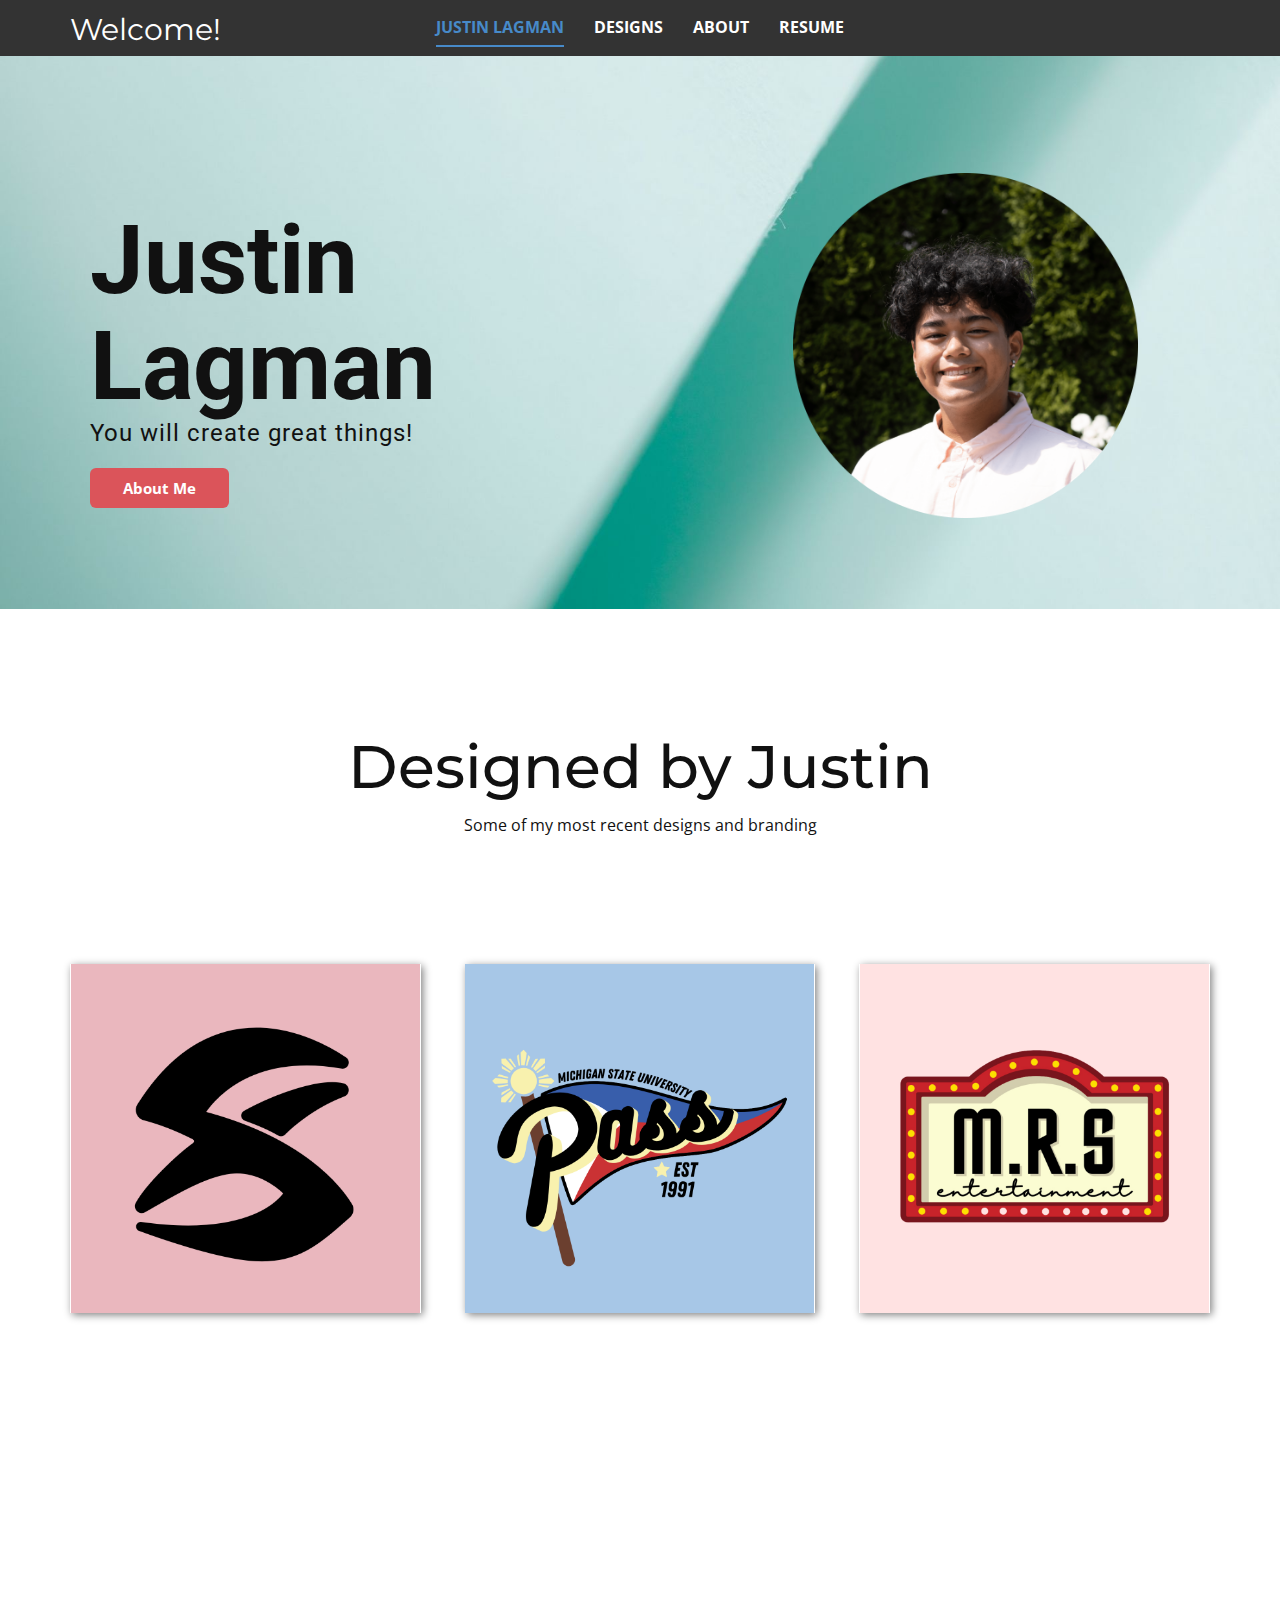
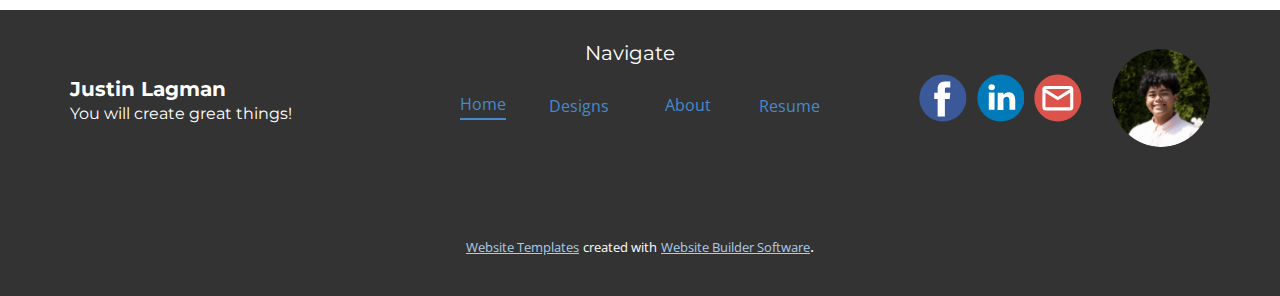
<file: index.html>
<!DOCTYPE html>
<html style="font-size: 16px;" lang="en"><head>
    <meta name="viewport" content="width=device-width, initial-scale=1.0">
    <meta charset="utf-8">
    <meta name="keywords" content="SPACE, ABOUT THE EDUCATION FOUNDATION, WELCOME ABOARD, EDUCATIONAL COMPLEX AND SPACE MUSEUM, INTUITIVE, EMPIRE STATE BUILDING">
    <meta name="description" content="">
    <title>Justin Lagman</title>
    <link rel="stylesheet" href="nicepage.css" media="screen">
<link rel="stylesheet" href="Justin-Lagman.css" media="screen">
    <script class="u-script" type="text/javascript" src="jquery.js" "="" defer=""></script>
    <script class="u-script" type="text/javascript" src="nicepage.js" "="" defer=""></script>
    <meta name="generator" content="Nicepage 4.17.10, nicepage.com">
    <link id="u-theme-google-font" rel="stylesheet" href="https://fonts.googleapis.com/css?family=Roboto:100,100i,300,300i,400,400i,500,500i,700,700i,900,900i|Open+Sans:300,300i,400,400i,500,500i,600,600i,700,700i,800,800i">
    <link id="u-page-google-font" rel="stylesheet" href="https://fonts.googleapis.com/css?family=Montserrat:100,100i,200,200i,300,300i,400,400i,500,500i,600,600i,700,700i,800,800i,900,900i">
    
    
    
    <script type="application/ld+json">{
		"@context": "http://schema.org",
		"@type": "Organization",
		"name": "",
		"sameAs": [
				"https://www.linkedin.com/in/justin-lagman-a50242208",
				"mailto:lagmanj46@gmail.com"
		]
}</script>
    <meta name="theme-color" content="#478ac9">
    <meta property="og:title" content="Justin Lagman">
    <meta property="og:type" content="website">
  </head>
  <body data-home-page="Justin-Lagman.html" data-home-page-title="Justin Lagman" class="u-body u-xl-mode" data-lang="en"><header class="u-clearfix u-grey-80 u-header u-header" id="sec-4971"><div class="u-clearfix u-sheet u-sheet-1">
        <nav class="u-menu u-menu-one-level u-offcanvas u-menu-1">
          <div class="menu-collapse" style="font-size: 1rem; letter-spacing: 0px; font-weight: 700; text-transform: uppercase;">
            <a class="u-button-style u-custom-active-border-color u-custom-active-color u-custom-border u-custom-border-color u-custom-borders u-custom-hover-border-color u-custom-hover-color u-custom-left-right-menu-spacing u-custom-padding-bottom u-custom-text-active-color u-custom-text-color u-custom-text-hover-color u-custom-top-bottom-menu-spacing u-nav-link u-text-active-palette-1-base u-text-hover-palette-2-base" href="#">
              <svg class="u-svg-link" viewBox="0 0 24 24"><use xmlns:xlink="http://www.w3.org/1999/xlink" xlink:href="#menu-hamburger"></use></svg>
              <svg class="u-svg-content" version="1.1" id="menu-hamburger" viewBox="0 0 16 16" x="0px" y="0px" xmlns:xlink="http://www.w3.org/1999/xlink" xmlns="http://www.w3.org/2000/svg"><g><rect y="1" width="16" height="2"></rect><rect y="7" width="16" height="2"></rect><rect y="13" width="16" height="2"></rect>
</g></svg>
            </a>
          </div>
          <div class="u-custom-menu u-nav-container">
            <ul class="u-nav u-spacing-30 u-unstyled u-nav-1"><li class="u-nav-item"><a class="u-border-2 u-border-active-palette-1-base u-border-hover-palette-1-base u-border-no-left u-border-no-right u-border-no-top u-button-style u-nav-link u-text-active-palette-1-base u-text-hover-palette-5-light-2" href="Justin-Lagman.html" style="padding: 10px 0px;">Justin Lagman</a>
</li><li class="u-nav-item"><a class="u-border-2 u-border-active-palette-1-base u-border-hover-palette-1-base u-border-no-left u-border-no-right u-border-no-top u-button-style u-nav-link u-text-active-palette-1-base u-text-hover-palette-5-light-2" href="Designs.html" style="padding: 10px 0px;">Designs</a>
</li><li class="u-nav-item"><a class="u-border-2 u-border-active-palette-1-base u-border-hover-palette-1-base u-border-no-left u-border-no-right u-border-no-top u-button-style u-nav-link u-text-active-palette-1-base u-text-hover-palette-5-light-2" href="About.html" style="padding: 10px 0px;">About</a>
</li><li class="u-nav-item"><a class="u-border-2 u-border-active-palette-1-base u-border-hover-palette-1-base u-border-no-left u-border-no-right u-border-no-top u-button-style u-nav-link u-text-active-palette-1-base u-text-hover-palette-5-light-2" href="https://drive.google.com/file/d/1yN-1Zl8XUMjilQk52ewPSqM_8qWFOoyY/view?usp=sharing" style="padding: 10px 0px;">Resume</a>
</li></ul>
          </div>
          <div class="u-custom-menu u-nav-container-collapse">
            <div class="u-black u-container-style u-inner-container-layout u-opacity u-opacity-95 u-sidenav">
              <div class="u-inner-container-layout u-sidenav-overflow">
                <div class="u-menu-close"></div>
                <ul class="u-align-center u-nav u-popupmenu-items u-unstyled u-nav-2"><li class="u-nav-item"><a class="u-button-style u-nav-link" href="Justin-Lagman.html">Justin Lagman</a>
</li><li class="u-nav-item"><a class="u-button-style u-nav-link" href="Designs.html">Designs</a>
</li><li class="u-nav-item"><a class="u-button-style u-nav-link" href="About.html">About</a>
</li><li class="u-nav-item"><a class="u-button-style u-nav-link" href="https://drive.google.com/file/d/1yN-1Zl8XUMjilQk52ewPSqM_8qWFOoyY/view?usp=sharing">Resume</a>
</li></ul>
              </div>
            </div>
            <div class="u-black u-menu-overlay u-opacity u-opacity-70"></div>
          </div>
        </nav>
        <h3 class="u-custom-font u-font-montserrat u-text u-text-default u-text-1">Welcome!</h3>
      </div></header>
    <section class="u-clearfix u-image u-section-1" id="carousel_87d1" data-image-width="5793" data-image-height="3862">
      <div class="u-clearfix u-sheet u-sheet-1">
        <div class="u-container-style u-expanded-width-xs u-group u-group-1">
          <div class="u-container-layout u-container-layout-1">
            <h1 class="u-heading-font u-text u-title u-text-1">Justin Lagman</h1>
            <h4 class="u-text u-text-2">You will create great things!</h4>
            <a href="https://nicepage.review" class="u-btn u-btn-round u-button-style u-hover-palette-1-light-1 u-palette-2-base u-radius-6 u-btn-1">About Me</a>
          </div>
        </div>
        <img class="u-image u-image-contain u-image-default u-preserve-proportions u-image-1" src="images/JustinHeadshot-modified-min.png" alt="" data-image-width="1920" data-image-height="1920">
      </div>
    </section>
    <section class="u-align-center u-clearfix u-section-2" id="sec-9238">
      <div class="u-clearfix u-sheet u-sheet-1">
        <h2 class="u-custom-font u-font-montserrat u-text u-text-default u-text-1">Designed by Justin</h2>
        <p class="u-text u-text-2">Some of my most recent designs and branding</p>
        <div class="u-expanded-width u-gallery u-layout-grid u-lightbox u-show-text-on-hover u-gallery-1">
          <div class="u-gallery-inner u-gallery-inner-1">
            <div class="u-effect-fade u-effect-hover-zoom u-gallery-item u-shape-rectangle u-gallery-item-1">
              <div class="u-back-slide" data-image-width="1080" data-image-height="1080">
                <img class="u-back-image u-expanded u-image-contain" src="images/PASS.png">
              </div>
              <div class="u-over-slide u-shading u-over-slide-1">
                <h3 class="u-gallery-heading"></h3>
                <p class="u-gallery-text"></p>
              </div>
            </div>
            <div class="u-effect-fade u-effect-hover-zoom u-gallery-item u-shape-rectangle u-gallery-item-2" data-href="PASS-Page.html" data-page-id="2973706810">
              <div class="u-back-slide" data-image-width="1080" data-image-height="1080">
                <img class="u-back-image u-expanded u-image-contain" src="images/PASSOfficialLogo3.png">
              </div>
              <div class="u-over-slide u-shading u-over-slide-2">
                <h3 class="u-gallery-heading"></h3>
                <p class="u-gallery-text"></p>
              </div>
            </div>
            <div class="u-effect-fade u-effect-hover-zoom u-gallery-item u-shape-rectangle u-gallery-item-3">
              <div class="u-back-slide" data-image-width="1080" data-image-height="1080">
                <img class="u-back-image u-expanded u-image-contain" src="images/PASS2.png">
              </div>
              <div class="u-over-slide u-shading u-over-slide-3">
                <h3 class="u-gallery-heading"></h3>
                <p class="u-gallery-text"></p>
              </div>
            </div>
          </div>
        </div>
      </div>
    </section>
    
    
    <footer class="u-clearfix u-footer u-grey-80" id="sec-e6f2"><div class="u-clearfix u-sheet u-sheet-1">
        <div class="u-clearfix u-expanded-width u-gutter-30 u-layout-wrap u-layout-wrap-1">
          <div class="u-gutter-0 u-layout">
            <div class="u-layout-row">
              <div class="u-align-left u-container-style u-layout-cell u-left-cell u-size-20 u-layout-cell-1">
                <div class="u-container-layout u-valign-middle u-container-layout-1"><!--position-->
                  <div data-position="" class="u-position u-position-1"><!--block-->
                    <div class="u-block">
                      <div class="u-block-container u-clearfix"><!--block_header-->
                        <h5 class="u-block-header u-custom-font u-font-montserrat u-text u-text-1"><!--block_header_content-->Justin Lagman<!--/block_header_content--></h5><!--/block_header--><!--block_content-->
                        <div class="u-block-content u-custom-font u-font-montserrat u-text"><!--block_content_content-->You will create great things!<!--/block_content_content--></div><!--/block_content-->
                      </div>
                    </div><!--/block-->
                  </div><!--/position-->
                </div>
              </div>
              <div class="u-align-center u-container-style u-layout-cell u-size-20 u-layout-cell-2">
                <div class="u-container-layout u-container-layout-2">
                  <p class="u-custom-font u-font-montserrat u-text u-text-3">Navigate<br>
                  </p>
                  <a href="https://nicepage.com/c/shapes-website-templates" class="u-active-none u-border-2 u-border-active-palette-2-dark-1 u-border-hover-palette-2-base u-border-palette-1-base u-btn u-button-style u-hover-none u-none u-text-hover-palette-2-base u-text-palette-1-base u-btn-1">Home</a>
                  <a href="Designs.html" data-page-id="14115886" class="u-border-1 u-border-active-palette-2-base u-border-hover-palette-1-base u-btn u-button-style u-none u-text-palette-1-base u-btn-2">Designs</a>
                  <a href="About.html" data-page-id="43297593" class="u-border-1 u-border-active-palette-2-base u-border-hover-palette-1-base u-btn u-button-style u-none u-text-palette-1-base u-btn-3">About</a>
                  <a href="https://nicepage.com/website-builder" class="u-border-1 u-border-active-palette-2-base u-border-hover-palette-1-base u-btn u-button-style u-none u-text-palette-1-base u-btn-4">Resume</a>
                </div>
              </div>
              <div class="u-align-right u-container-style u-layout-cell u-right-cell u-size-20 u-layout-cell-3">
                <div class="u-container-layout u-container-layout-3">
                  <div class="u-social-icons u-spacing-10 u-social-icons-1">
                    <a class="u-social-url" title="facebook" target="_blank" href=""><span class="u-icon u-social-facebook u-social-icon u-icon-1"><svg class="u-svg-link" preserveAspectRatio="xMidYMin slice" viewBox="0 0 112 112" style=""><use xmlns:xlink="http://www.w3.org/1999/xlink" xlink:href="#svg-3cac"></use></svg><svg class="u-svg-content" viewBox="0 0 112 112" x="0" y="0" id="svg-3cac"><circle fill="currentColor" cx="56.1" cy="56.1" r="55"></circle><path fill="#FFFFFF" d="M73.5,31.6h-9.1c-1.4,0-3.6,0.8-3.6,3.9v8.5h12.6L72,58.3H60.8v40.8H43.9V58.3h-8V43.9h8v-9.2
            c0-6.7,3.1-17,17-17h12.5v13.9H73.5z"></path></svg></span>
                    </a>
                    <a class="u-social-url" title="linkedin" target="_blank" href="https://www.linkedin.com/in/justin-lagman-a50242208"><span class="u-icon u-social-icon u-social-linkedin u-icon-2"><svg class="u-svg-link" preserveAspectRatio="xMidYMin slice" viewBox="0 0 112 112" style=""><use xmlns:xlink="http://www.w3.org/1999/xlink" xlink:href="#svg-db4b"></use></svg><svg class="u-svg-content" viewBox="0 0 112 112" x="0" y="0" id="svg-db4b"><circle fill="currentColor" cx="56.1" cy="56.1" r="55"></circle><path fill="#FFFFFF" d="M41.3,83.7H27.9V43.4h13.4V83.7z M34.6,37.9L34.6,37.9c-4.6,0-7.5-3.1-7.5-7c0-4,3-7,7.6-7s7.4,3,7.5,7
            C42.2,34.8,39.2,37.9,34.6,37.9z M89.6,83.7H76.2V62.2c0-5.4-1.9-9.1-6.8-9.1c-3.7,0-5.9,2.5-6.9,4.9c-0.4,0.9-0.4,2.1-0.4,3.3v22.5
            H48.7c0,0,0.2-36.5,0-40.3h13.4v5.7c1.8-2.7,5-6.7,12.1-6.7c8.8,0,15.4,5.8,15.4,18.1V83.7z"></path></svg></span>
                    </a>
                    <a class="u-social-url" target="_blank" data-type="Email" title="Email" href="mailto:lagmanj46@gmail.com"><span class="u-icon u-social-email u-social-icon u-icon-3"><svg class="u-svg-link" preserveAspectRatio="xMidYMin slice" viewBox="0 0 112 112" style=""><use xmlns:xlink="http://www.w3.org/1999/xlink" xlink:href="#svg-08fe"></use></svg><svg class="u-svg-content" viewBox="0 0 112 112" x="0" y="0" id="svg-08fe"><circle fill="currentColor" cx="56.1" cy="56.1" r="55"></circle><path id="path3864" fill="#FFFFFF" d="M27.2,28h57.6c4,0,7.2,3.2,7.2,7.2l0,0v42.7c0,3.9-3.2,7.2-7.2,7.2l0,0H27.2
	c-4,0-7.2-3.2-7.2-7.2V35.2C20,31.1,23.2,28,27.2,28 M56,52.9l28.8-17.8H27.2L56,52.9 M27.2,77.7h57.6V43.5L56,61.3L27.2,43.5V77.7z
	"></path></svg></span>
                    </a>
                  </div>
                  <img class="u-image u-image-circle u-image-contain u-preserve-proportions u-image-1" src="images/JustinHeadshot-modified-min.png" alt="" data-image-width="1920" data-image-height="1920">
                </div>
              </div>
            </div>
          </div>
        </div>
      </div></footer>
    <section class="u-backlink u-clearfix u-grey-80">
      <a class="u-link" href="https://nicepage.com/website-templates" target="_blank">
        <span>Website Templates</span>
      </a>
      <p class="u-text">
        <span>created with</span>
      </p>
      <a class="u-link" href="" target="_blank">
        <span>Website Builder Software</span>
      </a>. 
    </section>
  
</body></html>
</file>
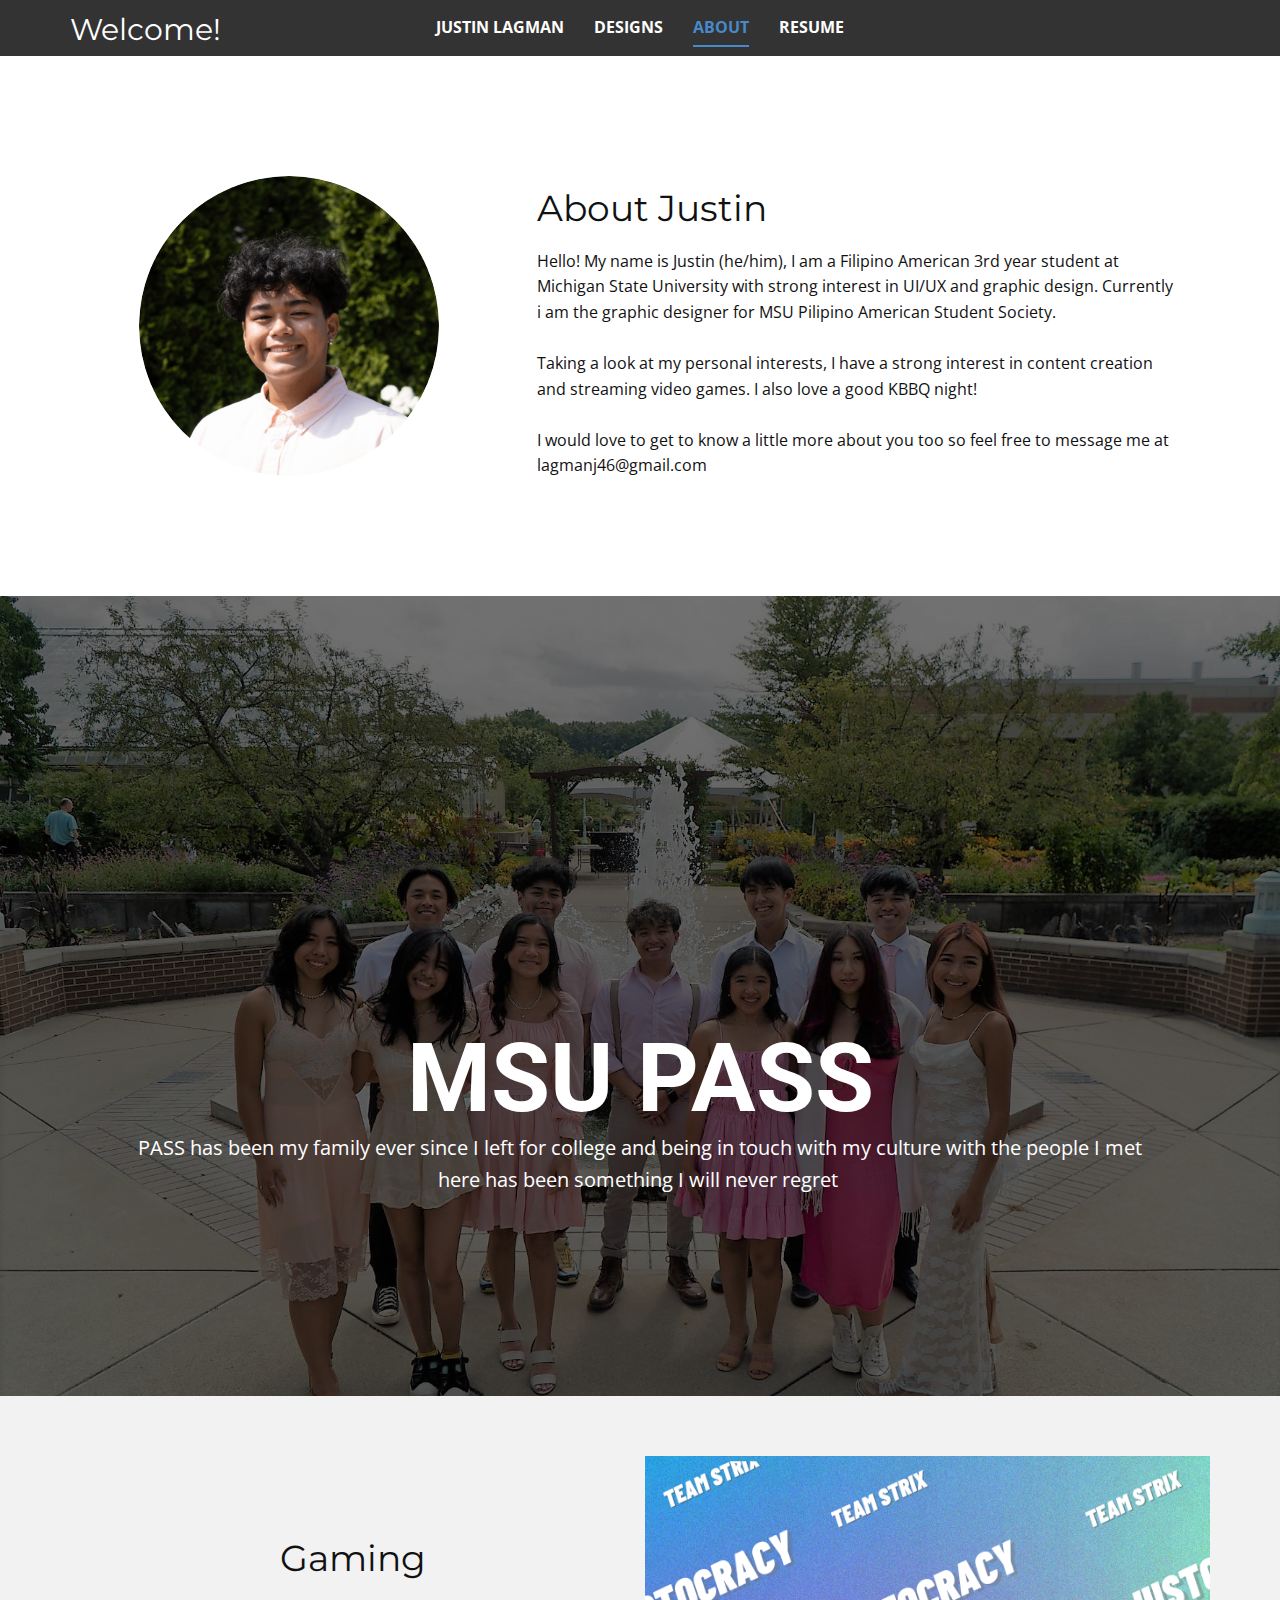
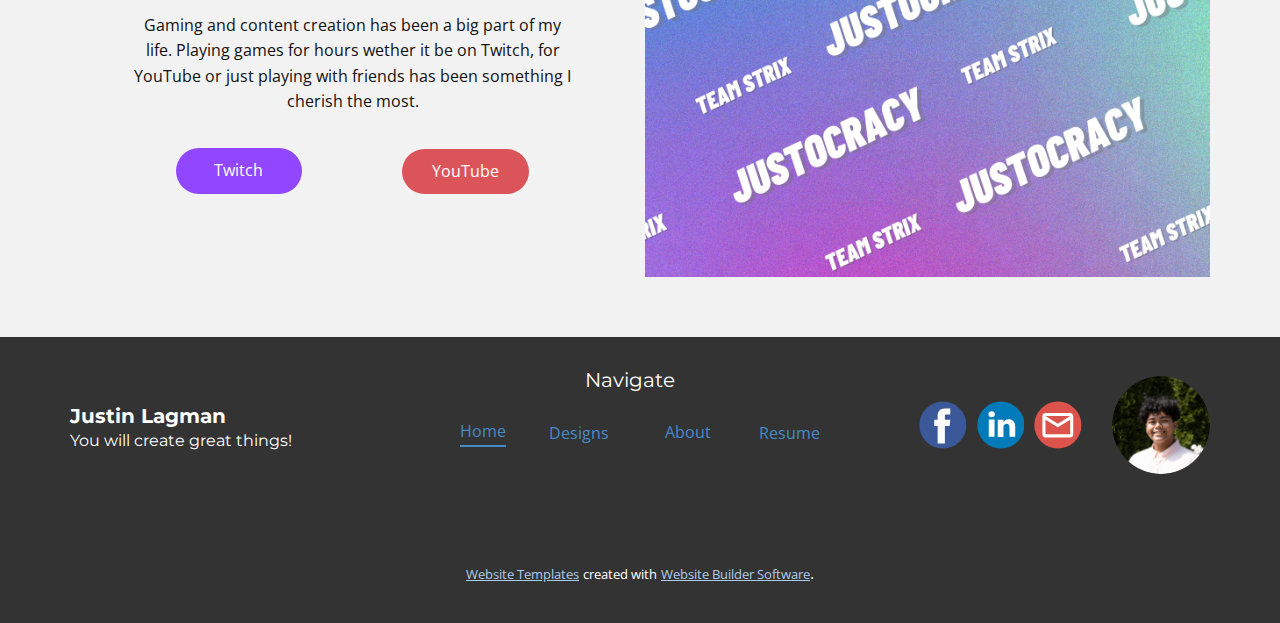
<file: About.html>
<!DOCTYPE html>
<html style="font-size: 16px;" lang="en"><head>
    <meta name="viewport" content="width=device-width, initial-scale=1.0">
    <meta charset="utf-8">
    <meta name="keywords" content="About Justin, MSU PASS, Gaming">
    <meta name="description" content="">
    <title>About</title>
    <link rel="stylesheet" href="nicepage.css" media="screen">
<link rel="stylesheet" href="About.css" media="screen">
    <script class="u-script" type="text/javascript" src="jquery.js" "="" defer=""></script>
    <script class="u-script" type="text/javascript" src="nicepage.js" "="" defer=""></script>
    <meta name="generator" content="Nicepage 4.17.10, nicepage.com">
    <link id="u-theme-google-font" rel="stylesheet" href="https://fonts.googleapis.com/css?family=Roboto:100,100i,300,300i,400,400i,500,500i,700,700i,900,900i|Open+Sans:300,300i,400,400i,500,500i,600,600i,700,700i,800,800i">
    <link id="u-page-google-font" rel="stylesheet" href="https://fonts.googleapis.com/css?family=Montserrat:100,100i,200,200i,300,300i,400,400i,500,500i,600,600i,700,700i,800,800i,900,900i">
    
    
    
    
    <script type="application/ld+json">{
		"@context": "http://schema.org",
		"@type": "Organization",
		"name": "",
		"sameAs": [
				"https://www.linkedin.com/in/justin-lagman-a50242208",
				"mailto:lagmanj46@gmail.com"
		]
}</script>
    <meta name="theme-color" content="#478ac9">
    <meta property="og:title" content="About">
    <meta property="og:type" content="website">
  </head>
  <body class="u-body u-xl-mode" data-lang="en"><header class="u-clearfix u-grey-80 u-header u-header" id="sec-4971"><div class="u-clearfix u-sheet u-sheet-1">
        <nav class="u-menu u-menu-one-level u-offcanvas u-menu-1">
          <div class="menu-collapse" style="font-size: 1rem; letter-spacing: 0px; font-weight: 700; text-transform: uppercase;">
            <a class="u-button-style u-custom-active-border-color u-custom-active-color u-custom-border u-custom-border-color u-custom-borders u-custom-hover-border-color u-custom-hover-color u-custom-left-right-menu-spacing u-custom-padding-bottom u-custom-text-active-color u-custom-text-color u-custom-text-hover-color u-custom-top-bottom-menu-spacing u-nav-link u-text-active-palette-1-base u-text-hover-palette-2-base" href="#">
              <svg class="u-svg-link" viewBox="0 0 24 24"><use xmlns:xlink="http://www.w3.org/1999/xlink" xlink:href="#menu-hamburger"></use></svg>
              <svg class="u-svg-content" version="1.1" id="menu-hamburger" viewBox="0 0 16 16" x="0px" y="0px" xmlns:xlink="http://www.w3.org/1999/xlink" xmlns="http://www.w3.org/2000/svg"><g><rect y="1" width="16" height="2"></rect><rect y="7" width="16" height="2"></rect><rect y="13" width="16" height="2"></rect>
</g></svg>
            </a>
          </div>
          <div class="u-custom-menu u-nav-container">
            <ul class="u-nav u-spacing-30 u-unstyled u-nav-1"><li class="u-nav-item"><a class="u-border-2 u-border-active-palette-1-base u-border-hover-palette-1-base u-border-no-left u-border-no-right u-border-no-top u-button-style u-nav-link u-text-active-palette-1-base u-text-hover-palette-5-light-2" href="Justin-Lagman.html" style="padding: 10px 0px;">Justin Lagman</a>
</li><li class="u-nav-item"><a class="u-border-2 u-border-active-palette-1-base u-border-hover-palette-1-base u-border-no-left u-border-no-right u-border-no-top u-button-style u-nav-link u-text-active-palette-1-base u-text-hover-palette-5-light-2" href="Designs.html" style="padding: 10px 0px;">Designs</a>
</li><li class="u-nav-item"><a class="u-border-2 u-border-active-palette-1-base u-border-hover-palette-1-base u-border-no-left u-border-no-right u-border-no-top u-button-style u-nav-link u-text-active-palette-1-base u-text-hover-palette-5-light-2" href="About.html" style="padding: 10px 0px;">About</a>
</li><li class="u-nav-item"><a class="u-border-2 u-border-active-palette-1-base u-border-hover-palette-1-base u-border-no-left u-border-no-right u-border-no-top u-button-style u-nav-link u-text-active-palette-1-base u-text-hover-palette-5-light-2" href="https://drive.google.com/file/d/1yN-1Zl8XUMjilQk52ewPSqM_8qWFOoyY/view?usp=sharing" style="padding: 10px 0px;">Resume</a>
</li></ul>
          </div>
          <div class="u-custom-menu u-nav-container-collapse">
            <div class="u-black u-container-style u-inner-container-layout u-opacity u-opacity-95 u-sidenav">
              <div class="u-inner-container-layout u-sidenav-overflow">
                <div class="u-menu-close"></div>
                <ul class="u-align-center u-nav u-popupmenu-items u-unstyled u-nav-2"><li class="u-nav-item"><a class="u-button-style u-nav-link" href="Justin-Lagman.html">Justin Lagman</a>
</li><li class="u-nav-item"><a class="u-button-style u-nav-link" href="Designs.html">Designs</a>
</li><li class="u-nav-item"><a class="u-button-style u-nav-link" href="About.html">About</a>
</li><li class="u-nav-item"><a class="u-button-style u-nav-link" href="https://drive.google.com/file/d/1yN-1Zl8XUMjilQk52ewPSqM_8qWFOoyY/view?usp=sharing">Resume</a>
</li></ul>
              </div>
            </div>
            <div class="u-black u-menu-overlay u-opacity u-opacity-70"></div>
          </div>
        </nav>
        <h3 class="u-custom-font u-font-montserrat u-text u-text-default u-text-1">Welcome!</h3>
      </div></header> 
    <section class="u-clearfix u-section-1" id="sec-07b3">
      <div class="u-clearfix u-sheet u-sheet-1">
        <div class="u-clearfix u-expanded-width u-gutter-0 u-layout-wrap u-layout-wrap-1">
          <div class="u-layout">
            <div class="u-layout-row">
              <div class="u-align-center u-container-style u-layout-cell u-left-cell u-size-23 u-layout-cell-1">
                <div class="u-container-layout u-valign-middle u-container-layout-1">
                  <div alt="" class="u-image u-image-circle u-image-1" src="" data-image-width="1920" data-image-height="1920"></div>
                </div>
              </div>
              <div class="u-align-left u-container-style u-layout-cell u-right-cell u-size-37 u-layout-cell-2">
                <div class="u-container-layout u-valign-top-xs u-container-layout-2">
                  <h2 class="u-custom-font u-font-montserrat u-text u-text-default u-text-1">About Justin</h2>
                  <p class="u-text u-text-2"> Hello! My name is Justin (he/him), I am a Filipino American 3rd year student at Michigan State University with strong interest in UI/UX and graphic design. Currently i am the graphic designer for MSU Pilipino American Student Society.<br>
                    <br>Taking a look at my personal interests, I have a strong interest in content creation and streaming video games. I also love a good KBBQ night!<br>
                    <br>I would love to get to know a little more about you too so feel free to message me at lagmanj46@gmail.com
                  </p>
                </div>
              </div>
            </div>
          </div>
        </div>
      </div>
    </section>
    <section class="u-align-center u-clearfix u-image u-shading u-section-2" src="" data-image-width="1773" data-image-height="1182" id="sec-09f6">
      <div class="u-clearfix u-sheet u-sheet-1">
        <h1 class="u-text u-text-default u-title u-text-1">MSU PASS</h1>
        <p class="u-large-text u-text u-text-default u-text-variant u-text-2">PASS has been my family ever since I left for college and being in touch with my culture with the people I met here has been something I will never regret&nbsp;</p>
      </div>
    </section>
    <section class="u-clearfix u-grey-5 u-section-3" id="sec-19d9">
      <div class="u-clearfix u-sheet u-sheet-1">
        <div class="u-clearfix u-expanded-width u-gutter-10 u-layout-wrap u-layout-wrap-1">
          <div class="u-layout" style="">
            <div class="u-layout-row" style="">
              <div class="u-container-style u-layout-cell u-left-cell u-size-30 u-size-xs-60 u-layout-cell-1" src="">
                <div class="u-container-layout u-container-layout-1">
                  <h2 class="u-align-center u-custom-font u-font-montserrat u-text u-text-default u-text-1">Gaming</h2>
                  <p class="u-align-center u-text u-text-2">Gaming and content creation has been a big part of my life. Playing games for hours wether it be on Twitch, for YouTube or just playing with friends has been something I cherish the most.</p>
                  <a href="https://www.twitch.tv/justocracy" class="u-btn u-btn-round u-button-style u-custom-color-1 u-radius-50 u-btn-1" target="_blank">Twitch</a>
                  <a href="https://www.youtube.com/channel/UCgH8FX3CHOGcEDt2GKd8MWw" class="u-btn u-btn-round u-button-style u-palette-2-base u-radius-50 u-btn-2" target="_blank">YouTube</a>
                </div>
              </div>
              <div class="u-align-center u-container-style u-image u-layout-cell u-right-cell u-size-30 u-size-xs-60 u-image-1" src="" data-image-width="1200" data-image-height="480">
                <div class="u-container-layout u-valign-middle u-container-layout-2" src=""></div>
              </div>
            </div>
          </div>
        </div>
      </div>
    </section>
    
    
    <footer class="u-clearfix u-footer u-grey-80" id="sec-e6f2"><div class="u-clearfix u-sheet u-sheet-1">
        <div class="u-clearfix u-expanded-width u-gutter-30 u-layout-wrap u-layout-wrap-1">
          <div class="u-gutter-0 u-layout">
            <div class="u-layout-row">
              <div class="u-align-left u-container-style u-layout-cell u-left-cell u-size-20 u-layout-cell-1">
                <div class="u-container-layout u-valign-middle u-container-layout-1"><!--position-->
                  <div data-position="" class="u-position u-position-1"><!--block-->
                    <div class="u-block">
                      <div class="u-block-container u-clearfix"><!--block_header-->
                        <h5 class="u-block-header u-custom-font u-font-montserrat u-text u-text-1"><!--block_header_content-->Justin Lagman<!--/block_header_content--></h5><!--/block_header--><!--block_content-->
                        <div class="u-block-content u-custom-font u-font-montserrat u-text"><!--block_content_content-->You will create great things!<!--/block_content_content--></div><!--/block_content-->
                      </div>
                    </div><!--/block-->
                  </div><!--/position-->
                </div>
              </div>
              <div class="u-align-center u-container-style u-layout-cell u-size-20 u-layout-cell-2">
                <div class="u-container-layout u-container-layout-2">
                  <p class="u-custom-font u-font-montserrat u-text u-text-3">Navigate<br>
                  </p>
                  <a href="https://nicepage.com/c/shapes-website-templates" class="u-active-none u-border-2 u-border-active-palette-2-dark-1 u-border-hover-palette-2-base u-border-palette-1-base u-btn u-button-style u-hover-none u-none u-text-hover-palette-2-base u-text-palette-1-base u-btn-1">Home</a>
                  <a href="Designs.html" data-page-id="14115886" class="u-border-1 u-border-active-palette-2-base u-border-hover-palette-1-base u-btn u-button-style u-none u-text-palette-1-base u-btn-2">Designs</a>
                  <a href="About.html" data-page-id="43297593" class="u-border-1 u-border-active-palette-2-base u-border-hover-palette-1-base u-btn u-button-style u-none u-text-palette-1-base u-btn-3">About</a>
                  <a href="https://nicepage.com/website-builder" class="u-border-1 u-border-active-palette-2-base u-border-hover-palette-1-base u-btn u-button-style u-none u-text-palette-1-base u-btn-4">Resume</a>
                </div>
              </div>
              <div class="u-align-right u-container-style u-layout-cell u-right-cell u-size-20 u-layout-cell-3">
                <div class="u-container-layout u-container-layout-3">
                  <div class="u-social-icons u-spacing-10 u-social-icons-1">
                    <a class="u-social-url" title="facebook" target="_blank" href=""><span class="u-icon u-social-facebook u-social-icon u-icon-1"><svg class="u-svg-link" preserveAspectRatio="xMidYMin slice" viewBox="0 0 112 112" style=""><use xmlns:xlink="http://www.w3.org/1999/xlink" xlink:href="#svg-3cac"></use></svg><svg class="u-svg-content" viewBox="0 0 112 112" x="0" y="0" id="svg-3cac"><circle fill="currentColor" cx="56.1" cy="56.1" r="55"></circle><path fill="#FFFFFF" d="M73.5,31.6h-9.1c-1.4,0-3.6,0.8-3.6,3.9v8.5h12.6L72,58.3H60.8v40.8H43.9V58.3h-8V43.9h8v-9.2
            c0-6.7,3.1-17,17-17h12.5v13.9H73.5z"></path></svg></span>
                    </a>
                    <a class="u-social-url" title="linkedin" target="_blank" href="https://www.linkedin.com/in/justin-lagman-a50242208"><span class="u-icon u-social-icon u-social-linkedin u-icon-2"><svg class="u-svg-link" preserveAspectRatio="xMidYMin slice" viewBox="0 0 112 112" style=""><use xmlns:xlink="http://www.w3.org/1999/xlink" xlink:href="#svg-db4b"></use></svg><svg class="u-svg-content" viewBox="0 0 112 112" x="0" y="0" id="svg-db4b"><circle fill="currentColor" cx="56.1" cy="56.1" r="55"></circle><path fill="#FFFFFF" d="M41.3,83.7H27.9V43.4h13.4V83.7z M34.6,37.9L34.6,37.9c-4.6,0-7.5-3.1-7.5-7c0-4,3-7,7.6-7s7.4,3,7.5,7
            C42.2,34.8,39.2,37.9,34.6,37.9z M89.6,83.7H76.2V62.2c0-5.4-1.9-9.1-6.8-9.1c-3.7,0-5.9,2.5-6.9,4.9c-0.4,0.9-0.4,2.1-0.4,3.3v22.5
            H48.7c0,0,0.2-36.5,0-40.3h13.4v5.7c1.8-2.7,5-6.7,12.1-6.7c8.8,0,15.4,5.8,15.4,18.1V83.7z"></path></svg></span>
                    </a>
                    <a class="u-social-url" target="_blank" data-type="Email" title="Email" href="mailto:lagmanj46@gmail.com"><span class="u-icon u-social-email u-social-icon u-icon-3"><svg class="u-svg-link" preserveAspectRatio="xMidYMin slice" viewBox="0 0 112 112" style=""><use xmlns:xlink="http://www.w3.org/1999/xlink" xlink:href="#svg-08fe"></use></svg><svg class="u-svg-content" viewBox="0 0 112 112" x="0" y="0" id="svg-08fe"><circle fill="currentColor" cx="56.1" cy="56.1" r="55"></circle><path id="path3864" fill="#FFFFFF" d="M27.2,28h57.6c4,0,7.2,3.2,7.2,7.2l0,0v42.7c0,3.9-3.2,7.2-7.2,7.2l0,0H27.2
	c-4,0-7.2-3.2-7.2-7.2V35.2C20,31.1,23.2,28,27.2,28 M56,52.9l28.8-17.8H27.2L56,52.9 M27.2,77.7h57.6V43.5L56,61.3L27.2,43.5V77.7z
	"></path></svg></span>
                    </a>
                  </div>
                  <img class="u-image u-image-circle u-image-contain u-preserve-proportions u-image-1" src="images/JustinHeadshot-modified-min.png" alt="" data-image-width="1920" data-image-height="1920">
                </div>
              </div>
            </div>
          </div>
        </div>
      </div></footer>
    <section class="u-backlink u-clearfix u-grey-80">
      <a class="u-link" href="https://nicepage.com/website-templates" target="_blank">
        <span>Website Templates</span>
      </a>
      <p class="u-text">
        <span>created with</span>
      </p>
      <a class="u-link" href="" target="_blank">
        <span>Website Builder Software</span>
      </a>. 
    </section>
  
</body></html>
</file>
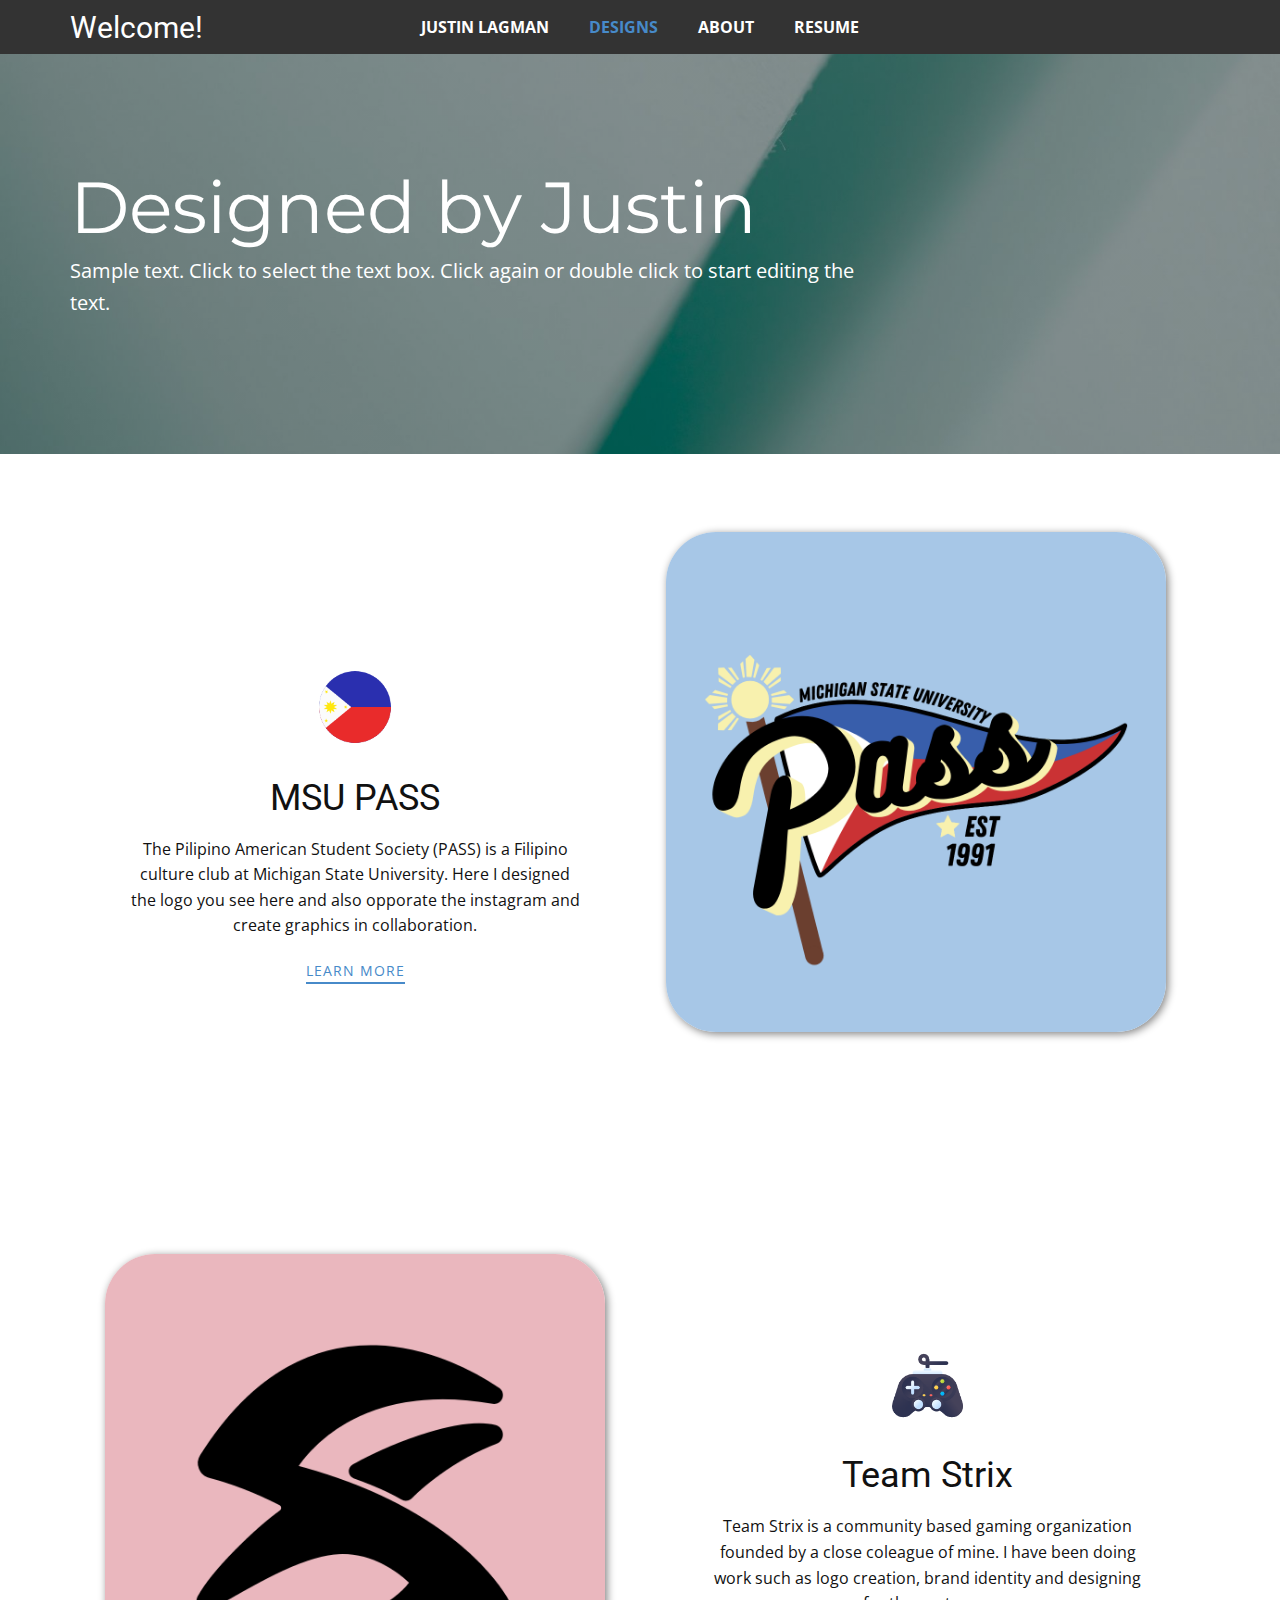
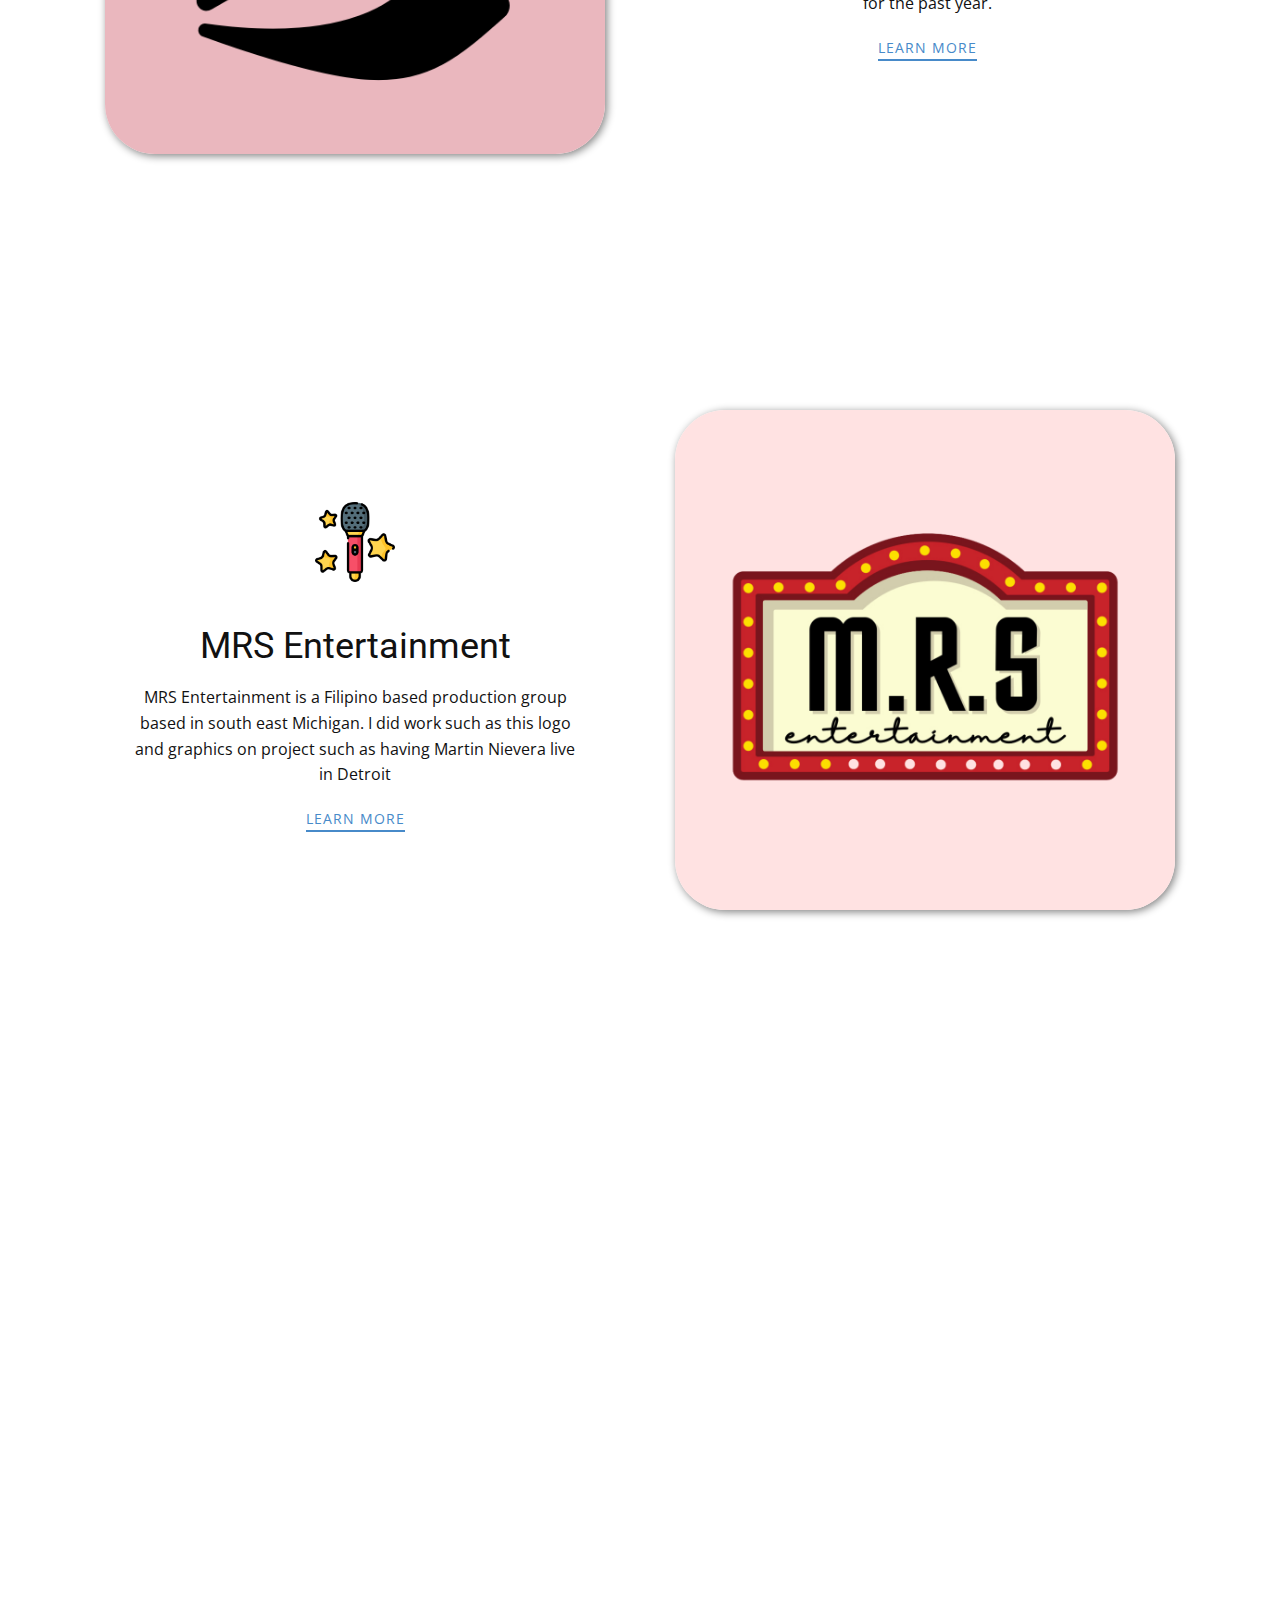
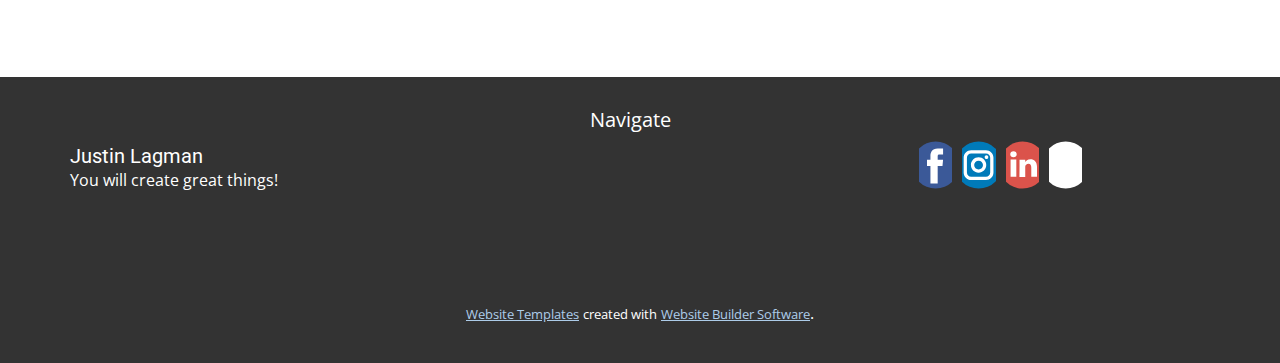
<file: Designs.html>
<!DOCTYPE html>
<html style="font-size: 16px;" lang="en"><head>
    <meta name="viewport" content="width=device-width, initial-scale=1.0">
    <meta charset="utf-8">
    <meta name="keywords" content="Designed by Justin, MSU PASS, MSU PASS">
    <meta name="description" content="">
    <title>Designs</title>
    <link rel="stylesheet" href="nicepage.css" media="screen">
<link rel="stylesheet" href="Designs.css" media="screen">
    <script class="u-script" type="text/javascript" src="jquery.js" "="" defer=""></script>
    <script class="u-script" type="text/javascript" src="nicepage.js" "="" defer=""></script>
    <meta name="generator" content="Nicepage 4.17.10, nicepage.com">
    <link id="u-theme-google-font" rel="stylesheet" href="https://fonts.googleapis.com/css?family=Roboto:100,100i,300,300i,400,400i,500,500i,700,700i,900,900i|Open+Sans:300,300i,400,400i,500,500i,600,600i,700,700i,800,800i">
    <link id="u-page-google-font" rel="stylesheet" href="https://fonts.googleapis.com/css?family=Montserrat:100,100i,200,200i,300,300i,400,400i,500,500i,600,600i,700,700i,800,800i,900,900i">
    
    
    
    
    
    
    <script type="application/ld+json">{
		"@context": "http://schema.org",
		"@type": "Organization",
		"name": "",
		"sameAs": [
				"https://nicepage.com/website-design",
				"https://www.linkedin.com/in/justin-lagman-a50242208",
				"mailto:lagmanj46@gmail.com"
		]
}</script>
    <meta name="theme-color" content="#478ac9">
    <meta property="og:title" content="Designs">
    <meta property="og:type" content="website">
  </head>
  <body class="u-body u-xl-mode" data-lang="en"><header class="u-clearfix u-grey-80 u-header u-header" id="sec-4971"><div class="u-clearfix u-sheet u-sheet-1">
        <nav class="u-menu u-menu-one-level u-offcanvas u-menu-1">
          <div class="menu-collapse" style="font-size: 1rem; letter-spacing: 0px;">
            <a class="u-button-style u-custom-left-right-menu-spacing u-custom-padding-bottom u-custom-text-hover-color u-custom-top-bottom-menu-spacing u-nav-link u-text-active-palette-1-base u-text-hover-palette-2-base" href="#">
              <svg class="u-svg-link" viewBox="0 0 24 24"><use xmlns:xlink="http://www.w3.org/1999/xlink" xlink:href="#menu-hamburger"></use></svg>
              <svg class="u-svg-content" version="1.1" id="menu-hamburger" viewBox="0 0 16 16" x="0px" y="0px" xmlns:xlink="http://www.w3.org/1999/xlink" xmlns="http://www.w3.org/2000/svg"><g><rect y="1" width="16" height="2"></rect><rect y="7" width="16" height="2"></rect><rect y="13" width="16" height="2"></rect>
</g></svg>
            </a>
          </div>
          <div class="u-custom-menu u-nav-container">
            <ul class="u-nav u-unstyled u-nav-1"><li class="u-nav-item"><a class="u-button-style u-nav-link u-text-active-palette-1-base u-text-hover-palette-5-light-1" href="Justin-Lagman.html" style="padding: 10px 20px;">Justin Lagman</a>
</li><li class="u-nav-item"><a class="u-button-style u-nav-link u-text-active-palette-1-base u-text-hover-palette-5-light-1" href="Designs.html" style="padding: 10px 20px;">Designs</a>
</li><li class="u-nav-item"><a class="u-button-style u-nav-link u-text-active-palette-1-base u-text-hover-palette-5-light-1" href="About.html" style="padding: 10px 20px;">About</a>
</li><li class="u-nav-item"><a class="u-button-style u-nav-link u-text-active-palette-1-base u-text-hover-palette-5-light-1" style="padding: 10px 20px;">Resume</a>
</li></ul>
          </div>
          <div class="u-custom-menu u-nav-container-collapse">
            <div class="u-black u-container-style u-inner-container-layout u-opacity u-opacity-95 u-sidenav">
              <div class="u-inner-container-layout u-sidenav-overflow">
                <div class="u-menu-close"></div>
                <ul class="u-align-center u-nav u-popupmenu-items u-unstyled u-nav-2"><li class="u-nav-item"><a class="u-button-style u-nav-link" href="Justin-Lagman.html">Justin Lagman</a>
</li><li class="u-nav-item"><a class="u-button-style u-nav-link" href="Designs.html">Designs</a>
</li><li class="u-nav-item"><a class="u-button-style u-nav-link" href="About.html">About</a>
</li><li class="u-nav-item"><a class="u-button-style u-nav-link">Resume</a>
</li></ul>
              </div>
            </div>
            <div class="u-black u-menu-overlay u-opacity u-opacity-70"></div>
          </div>
        </nav>
        <h3 class="u-text u-text-default u-text-1">Welcome!</h3>
      </div></header>
    <section class="u-align-left u-clearfix u-image u-shading u-section-1" src="" data-image-width="1920" data-image-height="1280" id="sec-290f">
      <div class="u-clearfix u-sheet u-sheet-1">
        <h1 class="u-custom-font u-font-montserrat u-text u-text-default u-title u-text-1">Designed by Justin</h1>
        <p class="u-large-text u-text u-text-variant u-text-2">Sample text. Click to select the text box. Click again or double click to start editing the text.</p>
      </div>
    </section>
    <section class="u-clearfix u-section-2" id="sec-fe86">
      <div class="u-clearfix u-sheet u-sheet-1">
        <div class="u-clearfix u-expanded-width u-gutter-0 u-layout-wrap u-layout-wrap-1">
          <div class="u-layout" style="">
            <div class="u-layout-row" style="">
              <div class="u-align-center u-container-style u-layout-cell u-left-cell u-size-30 u-size-xs-60 u-white u-layout-cell-1" src="">
                <div class="u-container-layout u-container-layout-1"><span class="u-file-icon u-icon u-icon-1"><img src="images/5372953.png" alt=""></span>
                  <h2 class="u-text u-text-default u-text-1">MSU PASS</h2>
                  <p class="u-text u-text-2">The Pilipino American Student Society (PASS) is a Filipino culture club at Michigan State University. Here I designed the logo you see here and also opporate the instagram and create graphics in collaboration.</p>
                  <a href="" class="u-active-none u-border-2 u-border-palette-1-base u-btn u-btn-rectangle u-button-style u-hover-none u-none u-btn-1">learn more</a>
                </div>
              </div>
              <div class="u-container-style u-layout-cell u-right-cell u-size-30 u-size-xs-60 u-layout-cell-2" src="">
                <div class="u-container-layout u-valign-middle u-container-layout-2" src="">
                  <img class="u-image u-image-round u-preserve-proportions u-radius-50 u-image-1" src="images/PASSOfficialLogo3.png" data-image-width="1080" data-image-height="1080">
                </div>
              </div>
            </div>
          </div>
        </div>
      </div>
    </section>
    <section class="u-clearfix u-section-3" id="sec-7ae1">
      <div class="u-clearfix u-sheet u-sheet-1">
        <div class="u-clearfix u-expanded-width u-gutter-10 u-layout-wrap u-layout-wrap-1">
          <div class="u-layout">
            <div class="u-layout-row">
              <div class="u-size-30 u-size-60-md">
                <div class="u-layout-col">
                  <div class="u-container-style u-layout-cell u-left-cell u-size-60 u-layout-cell-1" src="">
                    <div class="u-container-layout u-valign-middle u-container-layout-1">
                      <img class="u-image u-image-round u-preserve-proportions u-radius-50 u-image-1" src="images/PASS.png" data-image-width="1080" data-image-height="1080">
                    </div>
                  </div>
                </div>
              </div>
              <div class="u-size-30 u-size-60-md">
                <div class="u-layout-col">
                  <div class="u-size-60">
                    <div class="u-layout-row">
                      <div class="u-align-center u-container-style u-layout-cell u-size-60 u-white u-layout-cell-2">
                        <div class="u-container-layout u-valign-middle u-container-layout-2"><span class="u-file-icon u-icon u-icon-rectangle u-icon-1"><img src="images/1374723.png" alt=""></span>
                          <h2 class="u-text u-text-default u-text-1">Team Strix</h2>
                          <p class="u-text u-text-2">Team Strix is a community based gaming organization founded by a close coleague of mine. I have been doing work such as logo creation, brand identity and designing for the past year.</p>
                          <a href="" class="u-active-none u-border-2 u-border-palette-1-base u-btn u-btn-rectangle u-button-style u-hover-none u-none u-btn-1">learn more</a>
                        </div>
                      </div>
                    </div>
                  </div>
                </div>
              </div>
            </div>
          </div>
        </div>
      </div>
    </section>
    <section class="u-clearfix u-section-4" id="sec-b801">
      <div class="u-clearfix u-sheet u-sheet-1">
        <div class="u-clearfix u-expanded-width u-gutter-0 u-layout-wrap u-layout-wrap-1">
          <div class="u-layout" style="">
            <div class="u-layout-row" style="">
              <div class="u-align-center u-container-style u-layout-cell u-left-cell u-size-30 u-size-xs-60 u-white u-layout-cell-1" src="">
                <div class="u-container-layout u-valign-middle u-container-layout-1"><span class="u-file-icon u-icon u-icon-rectangle u-icon-1"><img src="images/2949101.png" alt=""></span>
                  <h2 class="u-text u-text-default u-text-1">MRS Entertainment</h2>
                  <p class="u-text u-text-2">MRS Entertainment is a Filipino based production group based in south east Michigan. I did work such as this logo and graphics on project such as having Martin Nievera live in Detroit</p>
                  <a href="" class="u-active-none u-border-2 u-border-palette-1-base u-btn u-btn-rectangle u-button-style u-hover-none u-none u-btn-1">learn more</a>
                </div>
              </div>
              <div class="u-container-style u-layout-cell u-right-cell u-size-30 u-size-xs-60 u-layout-cell-2" src="">
                <div class="u-container-layout u-valign-middle u-container-layout-2" src="">
                  <img class="u-image u-image-round u-preserve-proportions u-radius-50 u-image-1" src="images/PASS2.png" data-image-width="1080" data-image-height="1080">
                </div>
              </div>
            </div>
          </div>
        </div>
      </div>
    </section>
    <section class="u-clearfix u-section-5" id="sec-d74d">
      <div class="u-clearfix u-sheet u-sheet-1"></div>
    </section>
    
    
    <footer class="u-clearfix u-footer u-grey-80" id="sec-e6f2"><div class="u-clearfix u-sheet u-sheet-1">
        <div class="u-clearfix u-expanded-width u-gutter-30 u-layout-wrap u-layout-wrap-1">
          <div class="u-gutter-0 u-layout">
            <div class="u-layout-row">
              <div class="u-align-center-sm u-align-center-xs u-align-left-md u-align-left-xl u-container-style u-layout-cell u-left-cell u-size-20 u-size-30-md u-layout-cell-1">
                <div class="u-container-layout u-valign-middle u-container-layout-1"><!--position-->
                  <div data-position="" class="u-position u-position-1"><!--block-->
                    <div class="u-block">
                      <div class="u-block-container u-clearfix"><!--block_header-->
                        <h5 class="u-block-header u-text"><!--block_header_content-->Justin Lagman<!--/block_header_content--></h5><!--/block_header--><!--block_content-->
                        <div class="u-block-content u-text"><!--block_content_content-->You will create great things!<!--/block_content_content--></div><!--/block_content-->
                      </div>
                    </div><!--/block-->
                  </div><!--/position-->
                </div>
              </div>
              <div class="u-align-center-lg u-align-center-md u-align-center-sm u-align-center-xl u-container-style u-layout-cell u-size-20 u-size-30-md u-layout-cell-2">
                <div class="u-container-layout u-container-layout-2">
                  <p class="u-text u-text-3">Navigate<br>
                  </p>
                </div>
              </div>
              <div class="u-align-center-sm u-align-center-xs u-align-left-md u-align-right-lg u-align-right-xl u-container-style u-layout-cell u-right-cell u-size-20 u-size-30-md u-layout-cell-3">
                <div class="u-container-layout u-container-layout-3">
                  <div class="u-social-icons u-spacing-10 u-social-icons-1">
                    <a class="u-social-url" title="facebook" target="_blank" href=""><span class="u-icon u-social-facebook u-social-icon u-icon-1"><svg class="u-svg-link" preserveAspectRatio="xMidYMin slice" viewBox="0 0 112 112" style=""><use xmlns:xlink="http://www.w3.org/1999/xlink" xlink:href="#svg-3cac"></use></svg><svg class="u-svg-content" viewBox="0 0 112 112" x="0" y="0" id="svg-3cac"><circle fill="currentColor" cx="56.1" cy="56.1" r="55"></circle><path fill="#FFFFFF" d="M73.5,31.6h-9.1c-1.4,0-3.6,0.8-3.6,3.9v8.5h12.6L72,58.3H60.8v40.8H43.9V58.3h-8V43.9h8v-9.2
            c0-6.7,3.1-17,17-17h12.5v13.9H73.5z"></path></svg></span>
                    </a>
                    <a class="u-social-url" title="instagram" target="_blank" href="https://nicepage.com/website-design"><span class="u-icon u-social-icon u-social-instagram u-icon-2"><svg class="u-svg-link" preserveAspectRatio="xMidYMin slice" viewBox="0 0 112 112" style=""><use xmlns:xlink="http://www.w3.org/1999/xlink" xlink:href="#svg-edd3"></use></svg><svg class="u-svg-content" viewBox="0 0 112 112" x="0" y="0" id="svg-edd3"><circle fill="currentColor" cx="56.1" cy="56.1" r="55"></circle><path fill="#FFFFFF" d="M55.9,38.2c-9.9,0-17.9,8-17.9,17.9C38,66,46,74,55.9,74c9.9,0,17.9-8,17.9-17.9C73.8,46.2,65.8,38.2,55.9,38.2
            z M55.9,66.4c-5.7,0-10.3-4.6-10.3-10.3c-0.1-5.7,4.6-10.3,10.3-10.3c5.7,0,10.3,4.6,10.3,10.3C66.2,61.8,61.6,66.4,55.9,66.4z"></path><path fill="#FFFFFF" d="M74.3,33.5c-2.3,0-4.2,1.9-4.2,4.2s1.9,4.2,4.2,4.2s4.2-1.9,4.2-4.2S76.6,33.5,74.3,33.5z"></path><path fill="#FFFFFF" d="M73.1,21.3H38.6c-9.7,0-17.5,7.9-17.5,17.5v34.5c0,9.7,7.9,17.6,17.5,17.6h34.5c9.7,0,17.5-7.9,17.5-17.5V38.8
            C90.6,29.1,82.7,21.3,73.1,21.3z M83,73.3c0,5.5-4.5,9.9-9.9,9.9H38.6c-5.5,0-9.9-4.5-9.9-9.9V38.8c0-5.5,4.5-9.9,9.9-9.9h34.5
            c5.5,0,9.9,4.5,9.9,9.9V73.3z"></path></svg></span>
                    </a>
                    <a class="u-social-url" title="linkedin" target="_blank" href="https://www.linkedin.com/in/justin-lagman-a50242208"><span class="u-icon u-social-icon u-social-linkedin u-icon-3"><svg class="u-svg-link" preserveAspectRatio="xMidYMin slice" viewBox="0 0 112 112" style=""><use xmlns:xlink="http://www.w3.org/1999/xlink" xlink:href="#svg-db4b"></use></svg><svg class="u-svg-content" viewBox="0 0 112 112" x="0" y="0" id="svg-db4b"><circle fill="currentColor" cx="56.1" cy="56.1" r="55"></circle><path fill="#FFFFFF" d="M41.3,83.7H27.9V43.4h13.4V83.7z M34.6,37.9L34.6,37.9c-4.6,0-7.5-3.1-7.5-7c0-4,3-7,7.6-7s7.4,3,7.5,7
            C42.2,34.8,39.2,37.9,34.6,37.9z M89.6,83.7H76.2V62.2c0-5.4-1.9-9.1-6.8-9.1c-3.7,0-5.9,2.5-6.9,4.9c-0.4,0.9-0.4,2.1-0.4,3.3v22.5
            H48.7c0,0,0.2-36.5,0-40.3h13.4v5.7c1.8-2.7,5-6.7,12.1-6.7c8.8,0,15.4,5.8,15.4,18.1V83.7z"></path></svg></span>
                    </a>
                    <a class="u-social-url" target="_blank" data-type="Email" title="Email" href="mailto:lagmanj46@gmail.com"><span class="u-icon u-social-email u-social-icon u-icon-4"><svg class="u-svg-link" preserveAspectRatio="xMidYMin slice" viewBox="0 0 112 112" style=""><use xmlns:xlink="http://www.w3.org/1999/xlink" xlink:href="#svg-08fe"></use></svg><svg class="u-svg-content" viewBox="0 0 112 112" x="0" y="0" id="svg-08fe"><circle fill="currentColor" cx="56.1" cy="56.1" r="55"></circle><path id="path3864" fill="#FFFFFF" d="M27.2,28h57.6c4,0,7.2,3.2,7.2,7.2l0,0v42.7c0,3.9-3.2,7.2-7.2,7.2l0,0H27.2
	c-4,0-7.2-3.2-7.2-7.2V35.2C20,31.1,23.2,28,27.2,28 M56,52.9l28.8-17.8H27.2L56,52.9 M27.2,77.7h57.6V43.5L56,61.3L27.2,43.5V77.7z
	"></path></svg></span>
                    </a>
                  </div>
                </div>
              </div>
            </div>
          </div>
        </div>
      </div></footer>
    <section class="u-backlink u-clearfix u-grey-80">
      <a class="u-link" href="https://nicepage.com/website-templates" target="_blank">
        <span>Website Templates</span>
      </a>
      <p class="u-text">
        <span>created with</span>
      </p>
      <a class="u-link" href="" target="_blank">
        <span>Website Builder Software</span>
      </a>. 
    </section>
  
</body></html>
</file>
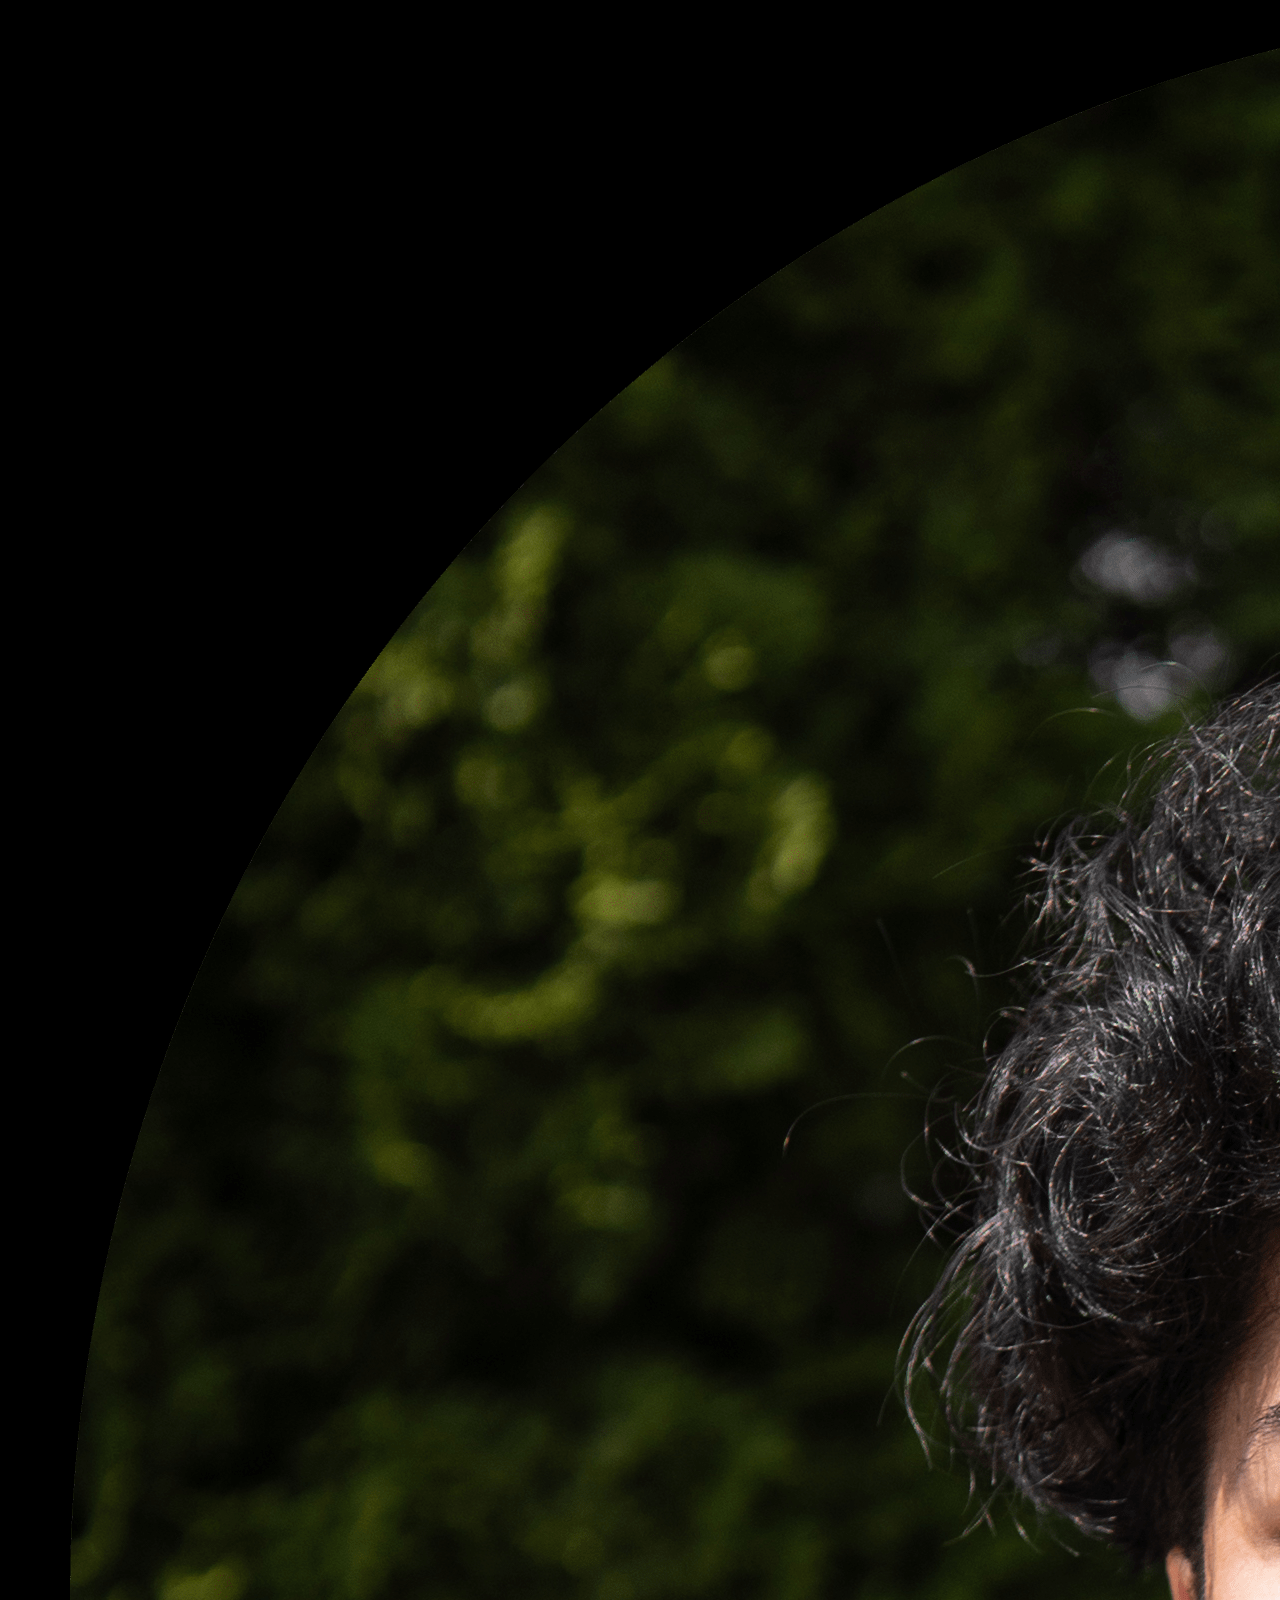
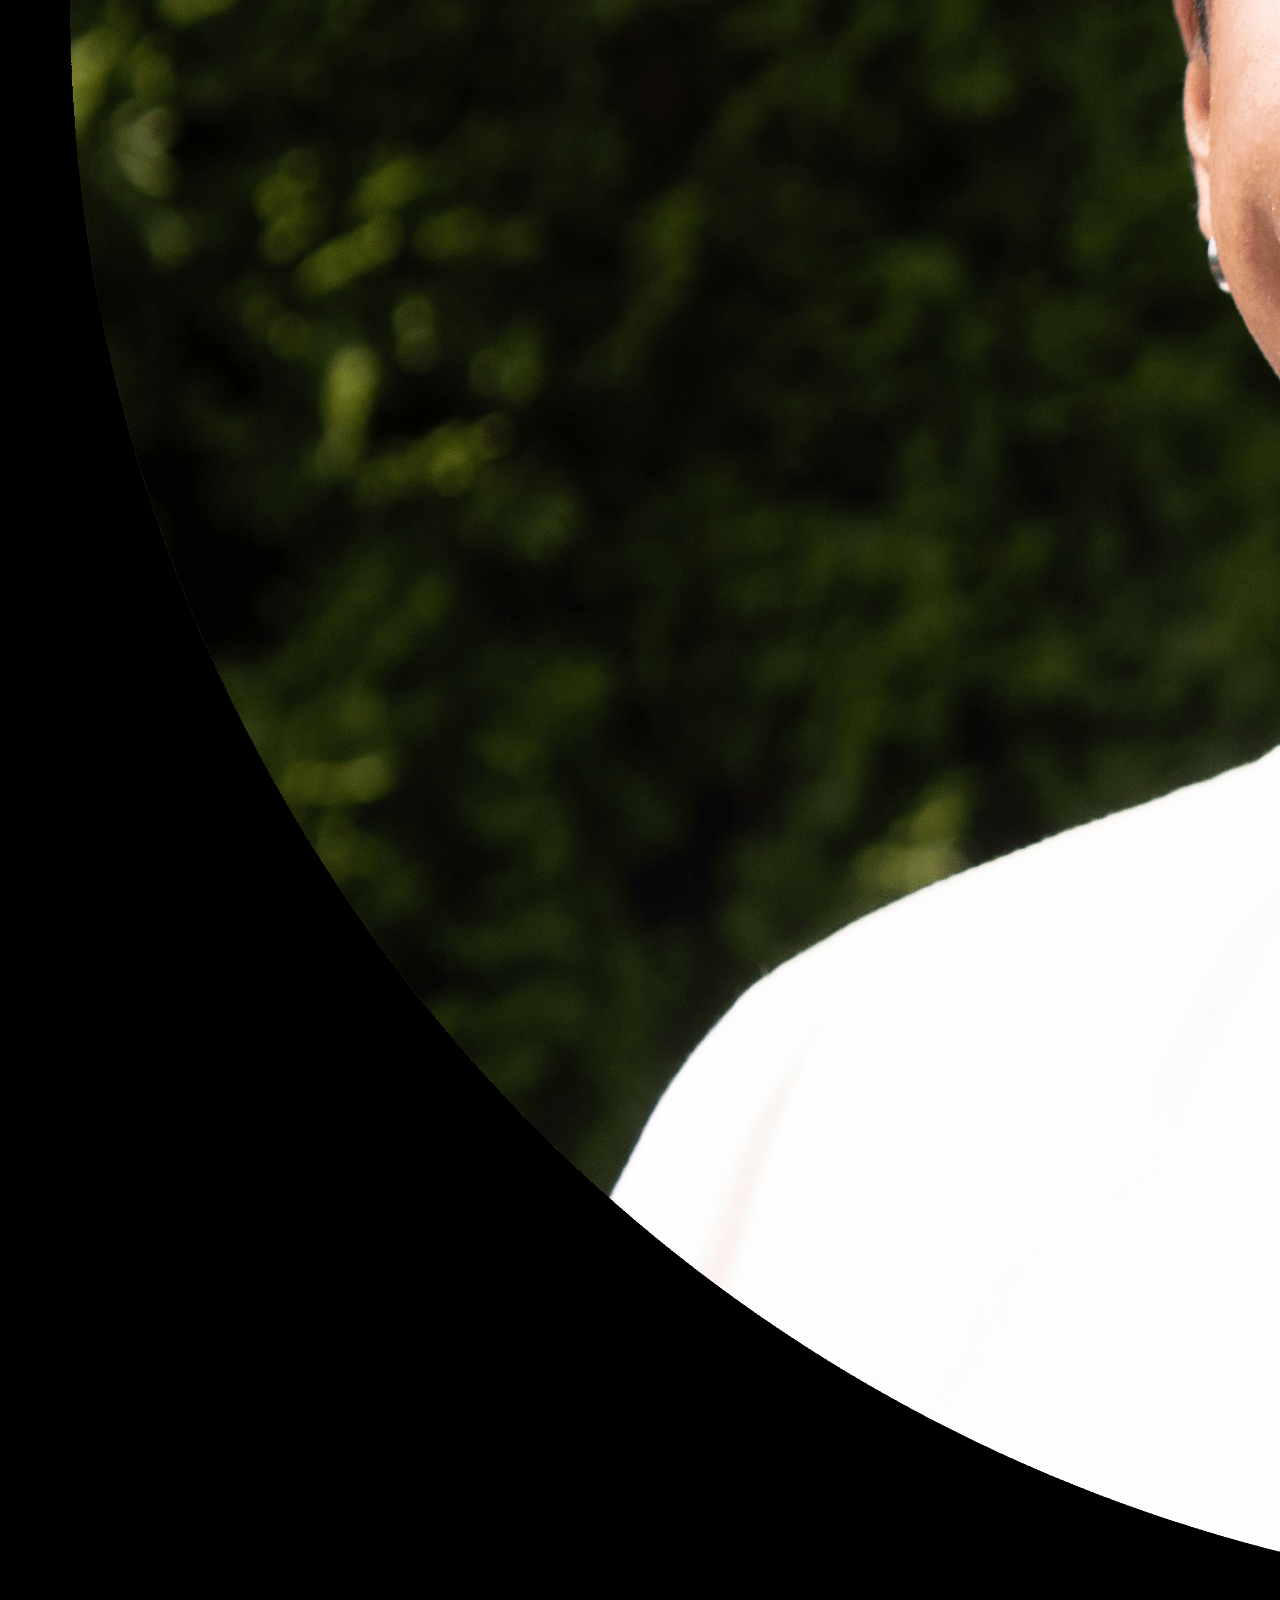
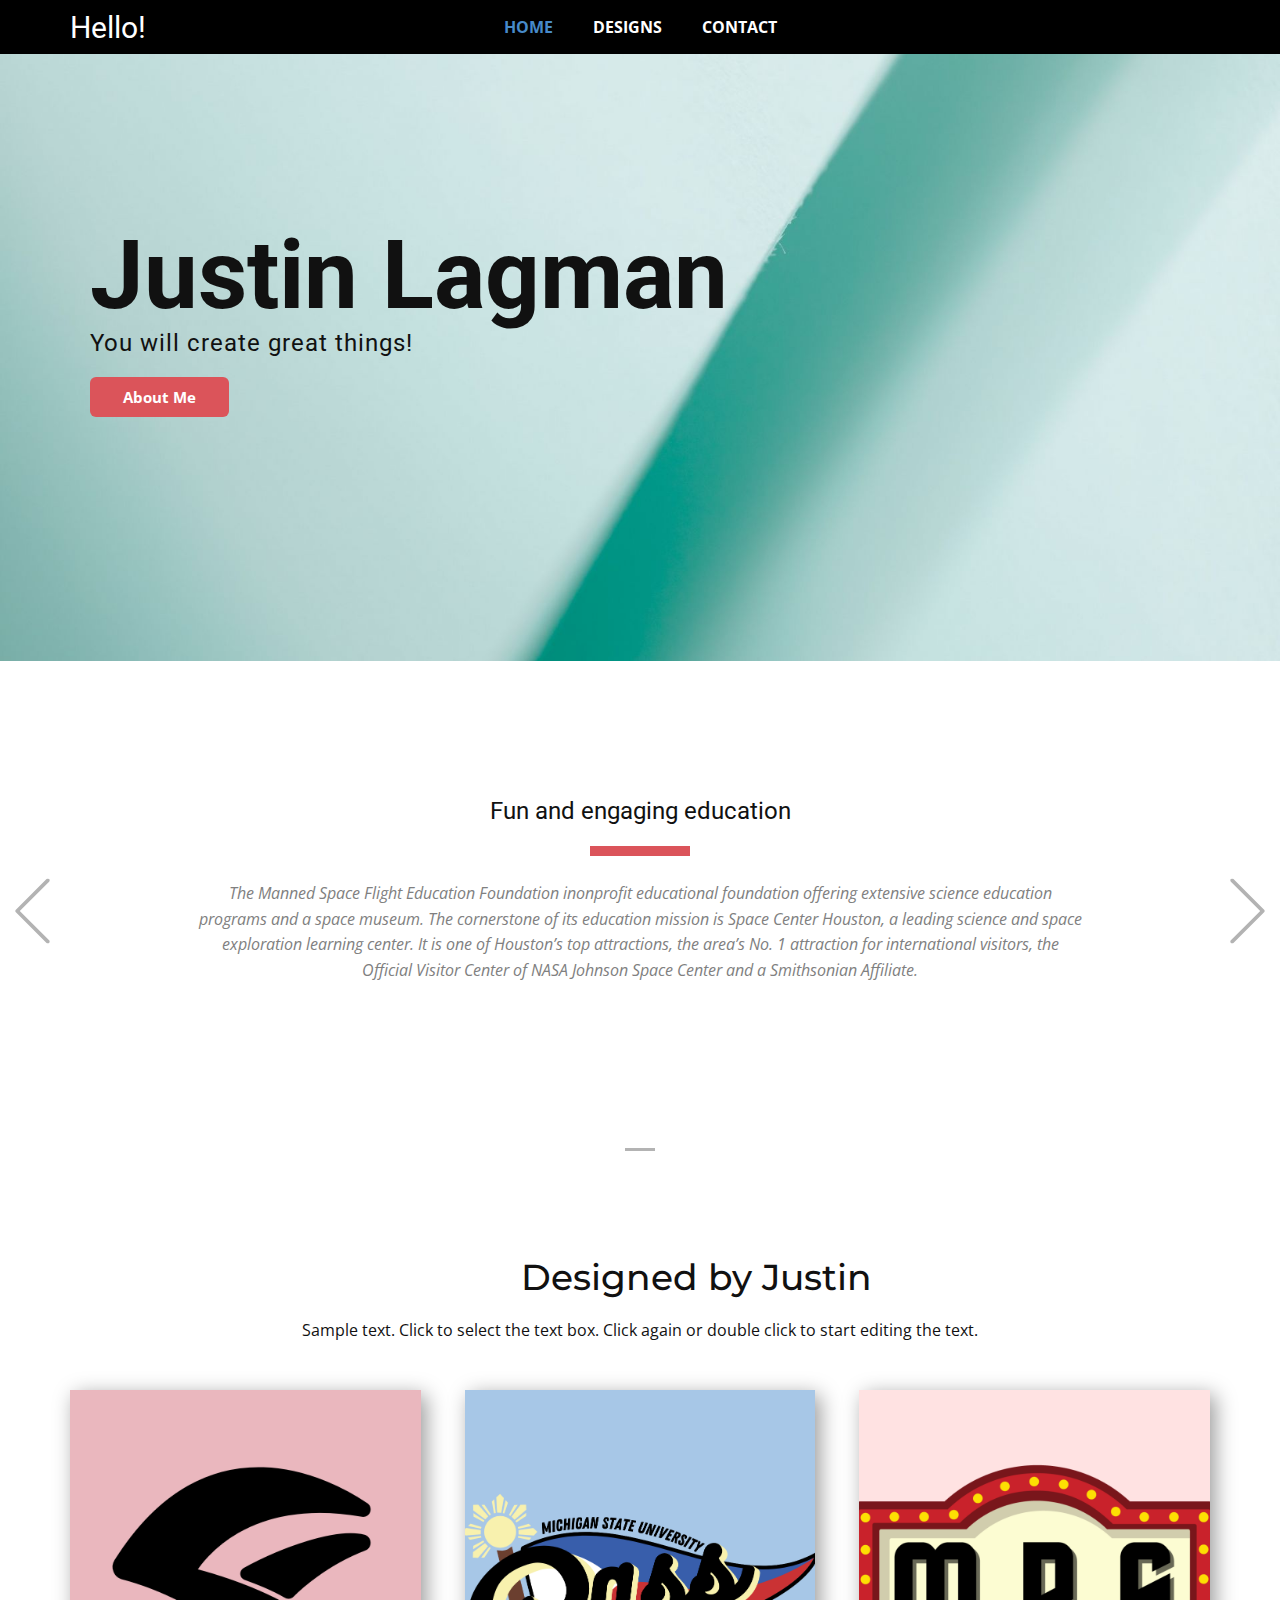
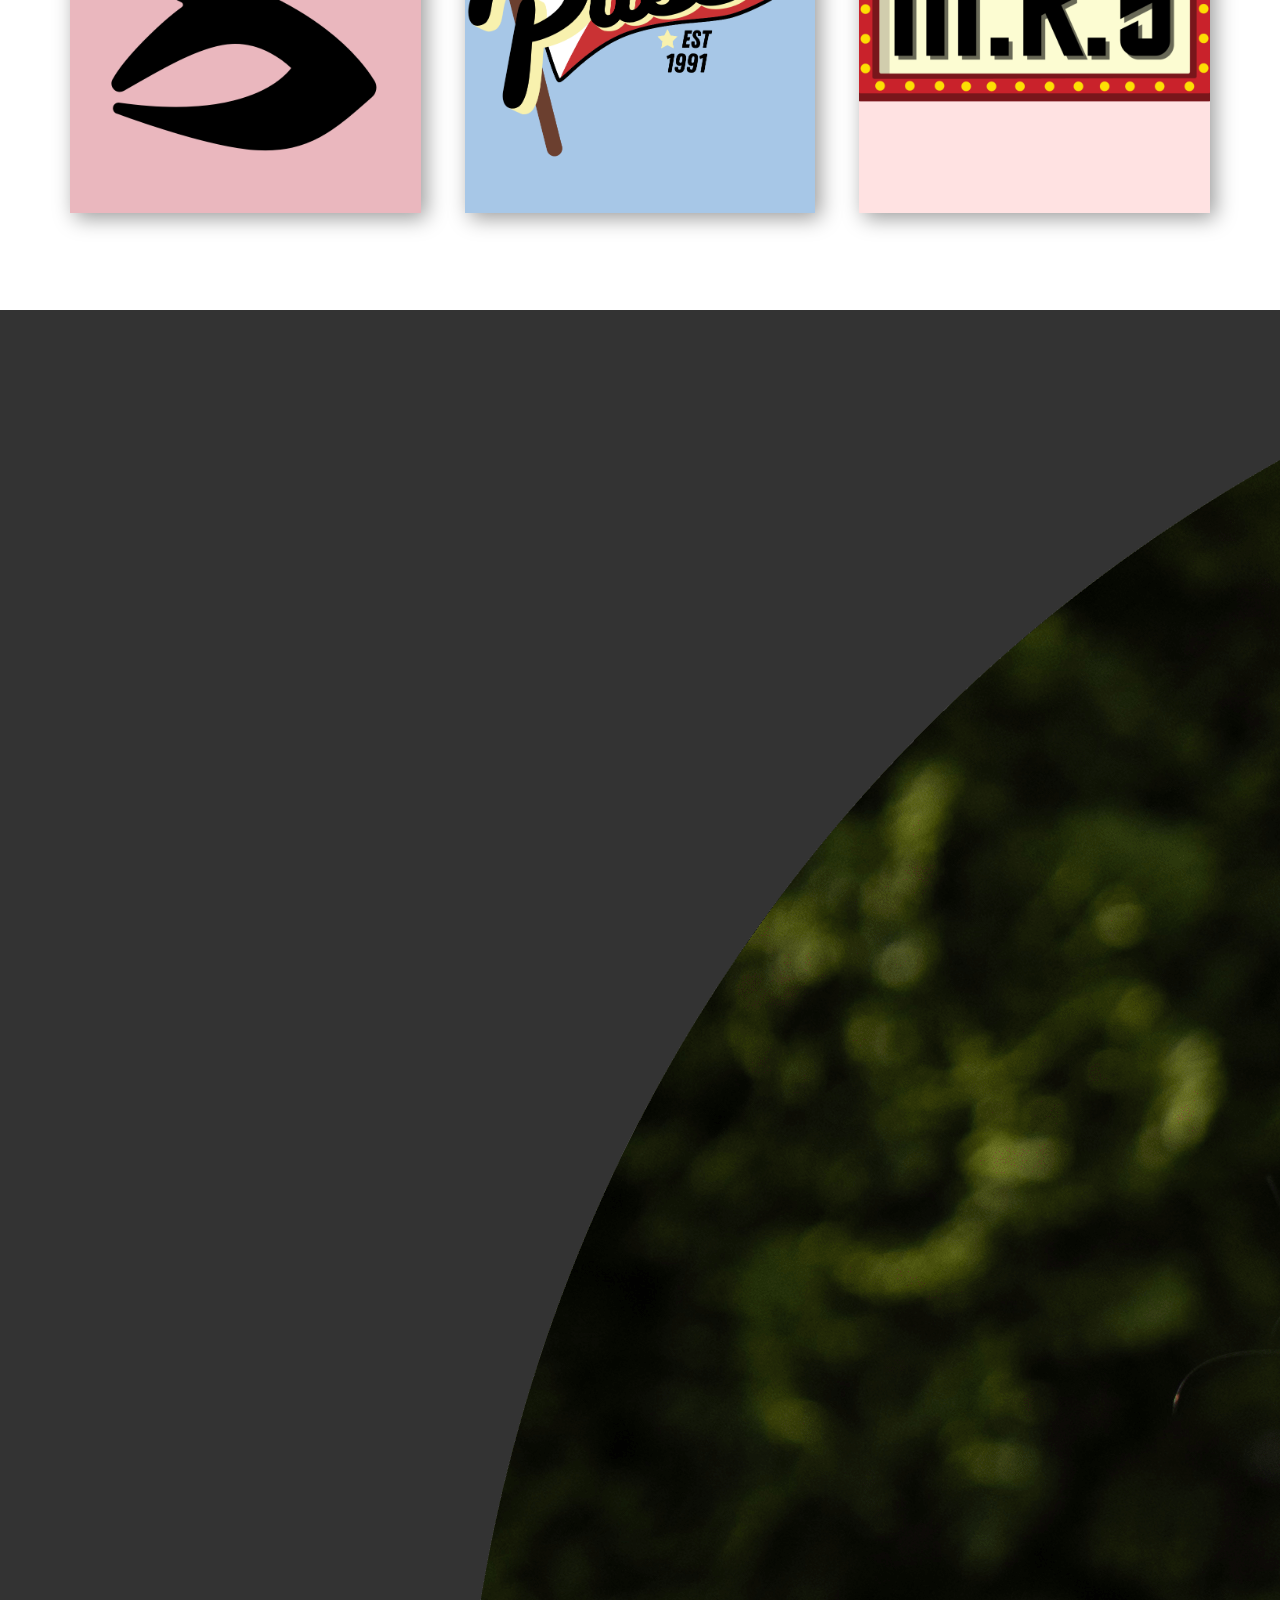
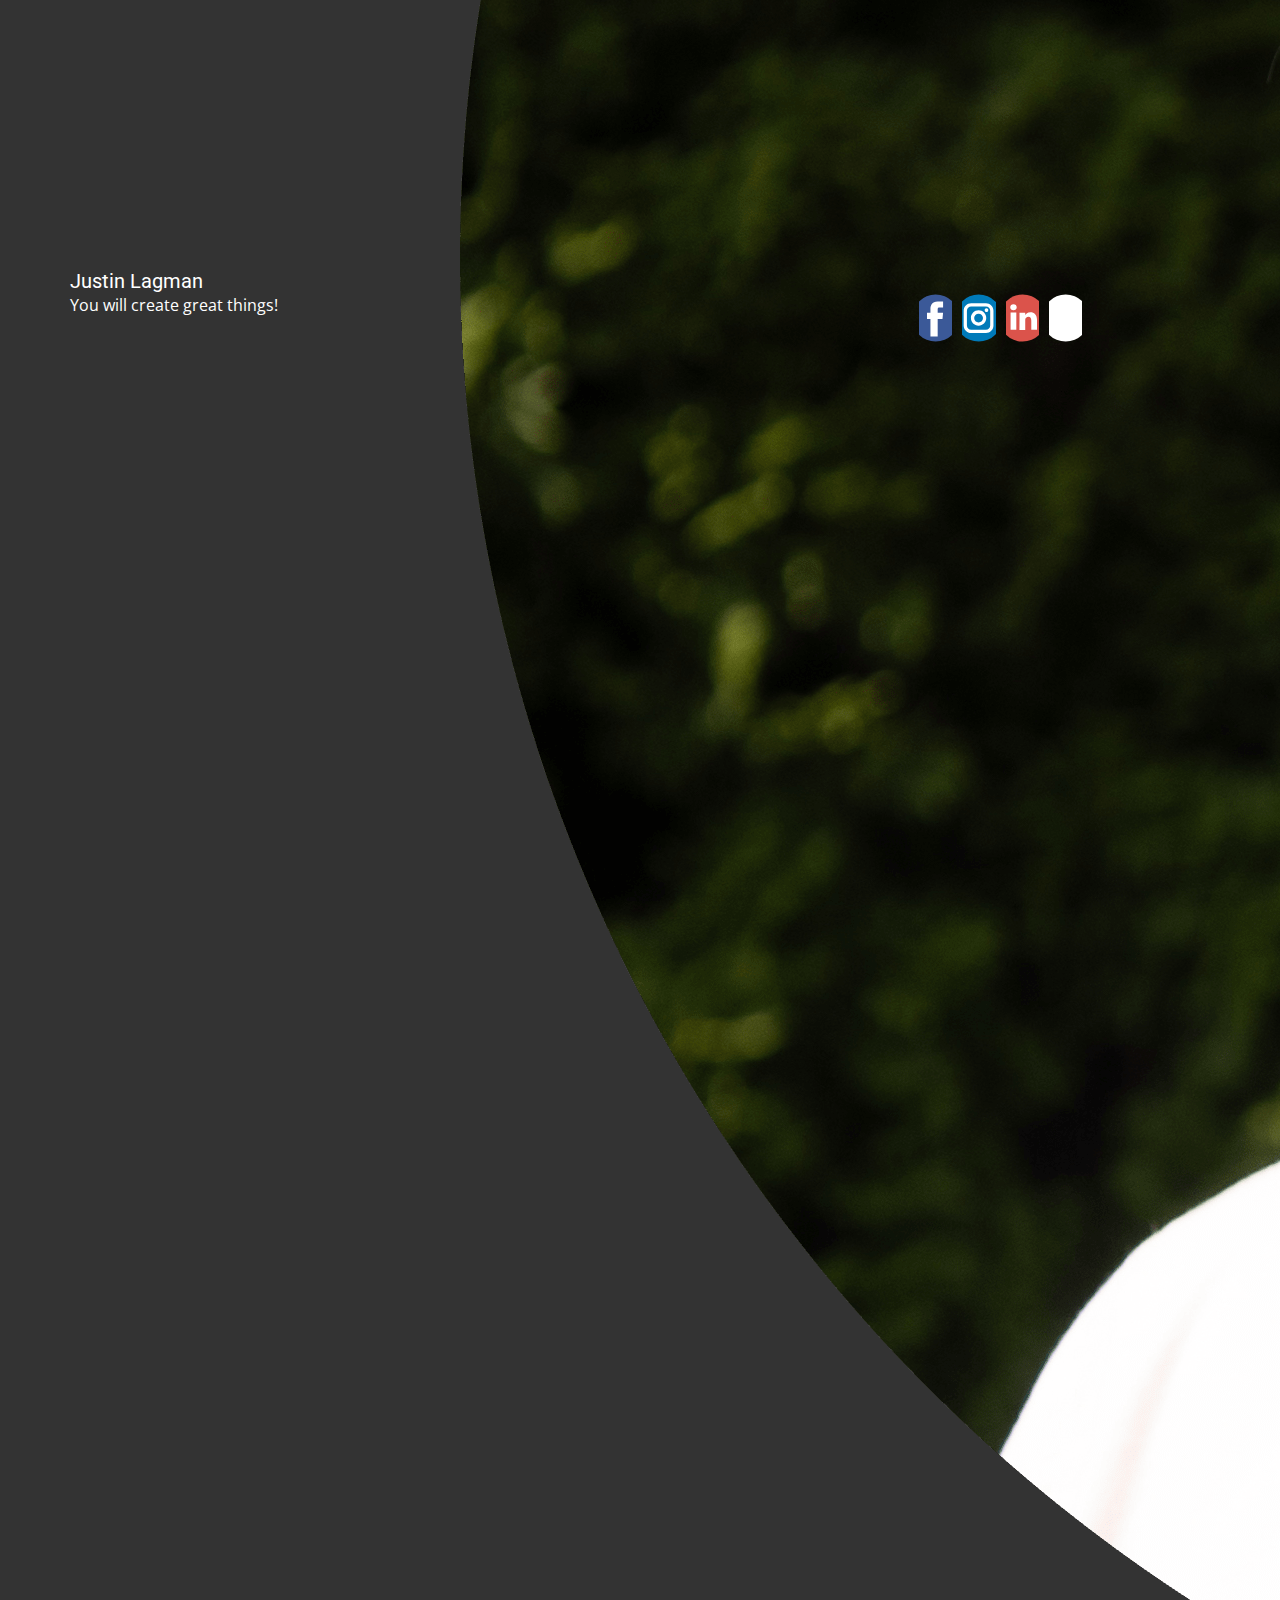
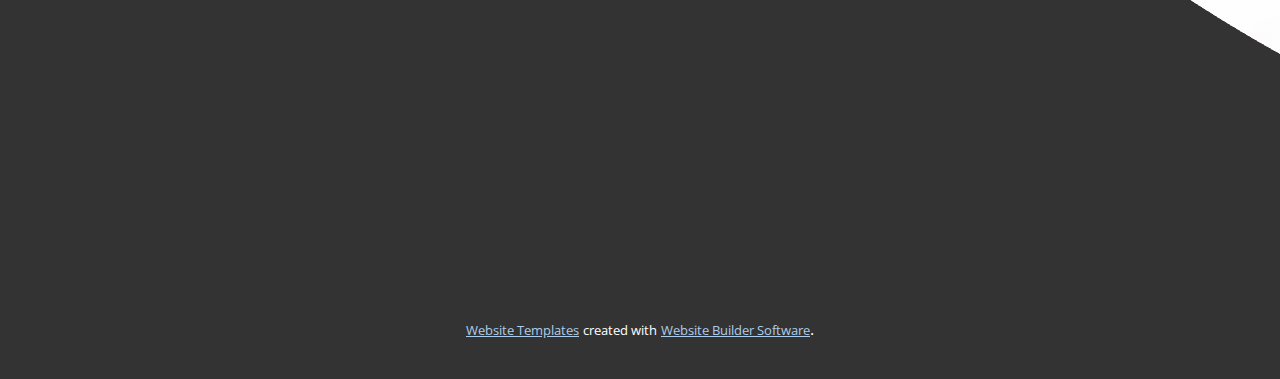
<file: Home.html>
<!DOCTYPE html>
<html style="font-size: 16px;" lang="en"><head>
    <meta name="viewport" content="width=device-width, initial-scale=1.0">
    <meta charset="utf-8">
    <meta name="keywords" content="SPACE, ABOUT THE EDUCATION FOUNDATION, WELCOME ABOARD, EDUCATIONAL COMPLEX AND SPACE MUSEUM, INTUITIVE, EMPIRE STATE BUILDING">
    <meta name="description" content="">
    <title>Home</title>
    <link rel="stylesheet" href="nicepage.css" media="screen">
<link rel="stylesheet" href="Home.css" media="screen">
    <script class="u-script" type="text/javascript" src="jquery.js" "="" defer=""></script>
    <script class="u-script" type="text/javascript" src="nicepage.js" "="" defer=""></script>
    <meta name="generator" content="Nicepage 4.17.10, nicepage.com">
    <link id="u-theme-google-font" rel="stylesheet" href="https://fonts.googleapis.com/css?family=Roboto:100,100i,300,300i,400,400i,500,500i,700,700i,900,900i|Open+Sans:300,300i,400,400i,500,500i,600,600i,700,700i,800,800i">
    <link id="u-page-google-font" rel="stylesheet" href="https://fonts.googleapis.com/css?family=Montserrat:100,100i,200,200i,300,300i,400,400i,500,500i,600,600i,700,700i,800,800i,900,900i">
    
    
    
    
    <script type="application/ld+json">{
		"@context": "http://schema.org",
		"@type": "Organization",
		"name": "",
		"logo": "images/JustinHeadshot-modified-min.png",
		"sameAs": [
				"https://nicepage.com/website-design",
				"https://www.linkedin.com/in/justin-lagman-a50242208",
				"mailto:lagmanj46@gmail.com"
		]
}</script>
    <meta name="theme-color" content="#478ac9">
    <meta property="og:title" content="Home">
    <meta property="og:type" content="website">
  </head>
  <body class="u-body u-xl-mode" data-lang="en"><header class="u-black u-clearfix u-header u-header" id="sec-4971"><div class="u-clearfix u-sheet u-valign-middle u-sheet-1">
        <a href="https://nicepage.com" class="u-image u-logo u-image-1" data-image-width="1920" data-image-height="1920">
          <img src="images/JustinHeadshot-modified-min.png" class="u-logo-image u-logo-image-1">
        </a>
        <nav class="u-menu u-menu-one-level u-offcanvas u-menu-1">
          <div class="menu-collapse" style="font-size: 1rem; letter-spacing: 0px;">
            <a class="u-button-style u-custom-left-right-menu-spacing u-custom-padding-bottom u-custom-text-hover-color u-custom-top-bottom-menu-spacing u-nav-link u-text-active-palette-1-base u-text-hover-palette-2-base" href="#">
              <svg class="u-svg-link" viewBox="0 0 24 24"><use xmlns:xlink="http://www.w3.org/1999/xlink" xlink:href="#menu-hamburger"></use></svg>
              <svg class="u-svg-content" version="1.1" id="menu-hamburger" viewBox="0 0 16 16" x="0px" y="0px" xmlns:xlink="http://www.w3.org/1999/xlink" xmlns="http://www.w3.org/2000/svg"><g><rect y="1" width="16" height="2"></rect><rect y="7" width="16" height="2"></rect><rect y="13" width="16" height="2"></rect>
</g></svg>
            </a>
          </div>
          <div class="u-custom-menu u-nav-container">
            <ul class="u-nav u-unstyled u-nav-1"><li class="u-nav-item"><a class="u-button-style u-nav-link u-text-active-palette-1-base u-text-hover-palette-5-light-1" href="Home.html" style="padding: 10px 20px;">Home</a>
</li><li class="u-nav-item"><a class="u-button-style u-nav-link u-text-active-palette-1-base u-text-hover-palette-5-light-1" style="padding: 10px 20px;">Designs</a>
</li><li class="u-nav-item"><a class="u-button-style u-nav-link u-text-active-palette-1-base u-text-hover-palette-5-light-1" href="Contact.html" style="padding: 10px 20px;">Contact</a>
</li></ul>
          </div>
          <div class="u-custom-menu u-nav-container-collapse">
            <div class="u-black u-container-style u-inner-container-layout u-opacity u-opacity-95 u-sidenav">
              <div class="u-inner-container-layout u-sidenav-overflow">
                <div class="u-menu-close"></div>
                <ul class="u-align-center u-nav u-popupmenu-items u-unstyled u-nav-2"><li class="u-nav-item"><a class="u-button-style u-nav-link" href="Home.html">Home</a>
</li><li class="u-nav-item"><a class="u-button-style u-nav-link">Designs</a>
</li><li class="u-nav-item"><a class="u-button-style u-nav-link" href="Contact.html">Contact</a>
</li></ul>
              </div>
            </div>
            <div class="u-black u-menu-overlay u-opacity u-opacity-70"></div>
          </div>
        </nav>
        <h3 class="u-text u-text-default u-text-1">Hello!</h3>
      </div></header>
    <section class="u-clearfix u-image u-section-1" id="carousel_87d1" data-image-width="5793" data-image-height="3862">
      <div class="u-clearfix u-sheet u-sheet-1">
        <div class="u-container-style u-expanded-width-xs u-group u-group-1">
          <div class="u-container-layout u-container-layout-1">
            <h1 class="u-heading-font u-text u-title u-text-1">Justin Lagman</h1>
            <h4 class="u-text u-text-2">You will create great things!</h4>
            <a href="https://nicepage.review" class="u-btn u-btn-round u-button-style u-hover-palette-1-light-1 u-palette-2-base u-radius-6 u-btn-1">About Me</a>
          </div>
        </div>
      </div>
    </section>
    <section class="u-carousel u-slide u-block-d45a-1" id="carousel_cdc4" data-interval="5000" data-u-ride="carousel">
      <ol class="u-absolute-hcenter u-carousel-indicators u-block-d45a-2">
        <li data-u-target="#carousel_cdc4" data-u-slide-to="0" class="u-active u-grey-30"></li>
      </ol>
      <div class="u-carousel-inner" role="listbox">
        <div class="u-active u-carousel-item u-clearfix u-white u-section-2-1">
          <div class="u-clearfix u-sheet u-sheet-1">
            <div class="u-align-center u-container-style u-group u-group-1">
              <div class="u-container-layout u-valign-middle u-container-layout-1">
                <h6 class="u-text u-text-1">Fun and engaging education</h6>
                <div class="u-border-10 u-border-palette-2-base u-line u-line-horizontal u-line-1"></div>
                <p class="u-text u-text-grey-50 u-text-2">The Manned Space Flight Education Foundation inonprofit educational foundation offering extensive science education programs and a space museum. The cornerstone of its education mission is Space Center Houston, a leading science and
                        space exploration learning center. It is one of Houston’s top attractions, the area’s No. 1 attraction for international visitors, the Official Visitor Center of NASA Johnson Space Center and a Smithsonian Affiliate.</p>
              </div>
            </div>
          </div>
        </div>
      </div>
      <a class="u-absolute-vcenter u-carousel-control u-carousel-control-prev u-text-grey-30 u-block-d45a-3" href="#carousel_cdc4" role="button" data-u-slide="prev">
        <span aria-hidden="true">
          <svg class="u-svg-link" viewBox="0 0 477.175 477.175"><path d="M145.188,238.575l215.5-215.5c5.3-5.3,5.3-13.8,0-19.1s-13.8-5.3-19.1,0l-225.1,225.1c-5.3,5.3-5.3,13.8,0,19.1l225.1,225
                    c2.6,2.6,6.1,4,9.5,4s6.9-1.3,9.5-4c5.3-5.3,5.3-13.8,0-19.1L145.188,238.575z"></path></svg>
        </span>
        <span class="sr-only">Previous</span>
      </a>
      <a class="u-absolute-vcenter u-carousel-control u-carousel-control-next u-text-grey-30 u-block-d45a-4" href="#carousel_cdc4" role="button" data-u-slide="next">
        <span aria-hidden="true">
          <svg class="u-svg-link" viewBox="0 0 477.175 477.175"><path d="M360.731,229.075l-225.1-225.1c-5.3-5.3-13.8-5.3-19.1,0s-5.3,13.8,0,19.1l215.5,215.5l-215.5,215.5
                    c-5.3,5.3-5.3,13.8,0,19.1c2.6,2.6,6.1,4,9.5,4c3.4,0,6.9-1.3,9.5-4l225.1-225.1C365.931,242.875,365.931,234.275,360.731,229.075z"></path></svg>
        </span>
        <span class="sr-only">Next</span>
      </a>
    </section>
    <section class="u-align-center u-clearfix u-section-3" id="sec-9238">
      <div class="u-clearfix u-sheet u-valign-middle u-sheet-1">
        <h2 class="u-custom-font u-font-montserrat u-text u-text-default u-text-1">Designed by Justin</h2>
        <p class="u-text u-text-2">Sample text. Click to select the text box. Click again or double click to start editing the text.</p>
        <div class="u-expanded-width u-gallery u-layout-grid u-lightbox u-show-text-on-hover u-gallery-1">
          <div class="u-gallery-inner u-gallery-inner-1">
            <div class="u-effect-fade u-gallery-item u-shape-rectangle u-gallery-item-1">
              <div class="u-back-slide" data-image-width="1080" data-image-height="1080">
                <img class="u-back-image u-expanded" src="images/PASS.png">
              </div>
              <div class="u-over-slide u-shading u-over-slide-1">
                <h3 class="u-gallery-heading"></h3>
                <p class="u-gallery-text"></p>
              </div>
            </div>
            <div class="u-effect-fade u-gallery-item u-shape-rectangle u-gallery-item-2">
              <div class="u-back-slide" data-image-width="1080" data-image-height="1080">
                <img class="u-back-image u-expanded" src="images/PASSOfficialLogo3.png">
              </div>
              <div class="u-over-slide u-shading u-over-slide-2">
                <h3 class="u-gallery-heading"></h3>
                <p class="u-gallery-text"></p>
              </div>
            </div>
            <div class="u-effect-fade u-gallery-item u-shape-rectangle u-gallery-item-3">
              <div class="u-back-slide" data-image-width="1080" data-image-height="1080">
                <img class="u-back-image u-expanded" src="images/PASS1.png">
              </div>
              <div class="u-over-slide u-shading u-over-slide-3">
                <h3 class="u-gallery-heading"></h3>
                <p class="u-gallery-text"></p>
              </div>
            </div>
          </div>
        </div>
      </div>
    </section>
    
    
    <footer class="u-clearfix u-footer u-grey-80" id="sec-e6f2"><div class="u-clearfix u-sheet u-sheet-1">
        <div class="u-clearfix u-expanded-width u-gutter-30 u-layout-wrap u-layout-wrap-1">
          <div class="u-gutter-0 u-layout">
            <div class="u-layout-row">
              <div class="u-align-center-sm u-align-center-xs u-align-left-md u-align-left-xl u-container-style u-layout-cell u-left-cell u-size-20 u-size-30-md u-layout-cell-1">
                <div class="u-container-layout u-valign-middle u-container-layout-1"><!--position-->
                  <div data-position="" class="u-position"><!--block-->
                    <div class="u-block">
                      <div class="u-block-container u-clearfix"><!--block_header-->
                        <h5 class="u-block-header u-text"><!--block_header_content-->Justin Lagman<!--/block_header_content--></h5><!--/block_header--><!--block_content-->
                        <div class="u-block-content u-text"><!--block_content_content-->You will create great things!<!--/block_content_content--></div><!--/block_content-->
                      </div>
                    </div><!--/block-->
                  </div><!--/position-->
                </div>
              </div>
              <div class="u-align-center-sm u-align-right-md u-container-style u-layout-cell u-size-20 u-size-30-md u-layout-cell-2">
                <div class="u-container-layout u-valign-middle u-container-layout-2">
                  <a href="https://nicepage.com" class="u-image u-logo u-image-1" data-image-width="3200" data-image-height="3200">
                    <img src="images/JustinHeadshot-modified-min.png" class="u-logo-image u-logo-image-1">
                  </a>
                </div>
              </div>
              <div class="u-align-center-sm u-align-center-xs u-align-left-md u-align-right-lg u-align-right-xl u-container-style u-layout-cell u-right-cell u-size-20 u-size-30-md u-layout-cell-3">
                <div class="u-container-layout u-valign-middle u-container-layout-3">
                  <div class="u-social-icons u-spacing-10 u-social-icons-1">
                    <a class="u-social-url" title="facebook" target="_blank" href=""><span class="u-icon u-social-facebook u-social-icon u-icon-1"><svg class="u-svg-link" preserveAspectRatio="xMidYMin slice" viewBox="0 0 112 112" style=""><use xmlns:xlink="http://www.w3.org/1999/xlink" xlink:href="#svg-3cac"></use></svg><svg class="u-svg-content" viewBox="0 0 112 112" x="0" y="0" id="svg-3cac"><circle fill="currentColor" cx="56.1" cy="56.1" r="55"></circle><path fill="#FFFFFF" d="M73.5,31.6h-9.1c-1.4,0-3.6,0.8-3.6,3.9v8.5h12.6L72,58.3H60.8v40.8H43.9V58.3h-8V43.9h8v-9.2
            c0-6.7,3.1-17,17-17h12.5v13.9H73.5z"></path></svg></span>
                    </a>
                    <a class="u-social-url" title="instagram" target="_blank" href="https://nicepage.com/website-design"><span class="u-icon u-social-icon u-social-instagram u-icon-2"><svg class="u-svg-link" preserveAspectRatio="xMidYMin slice" viewBox="0 0 112 112" style=""><use xmlns:xlink="http://www.w3.org/1999/xlink" xlink:href="#svg-edd3"></use></svg><svg class="u-svg-content" viewBox="0 0 112 112" x="0" y="0" id="svg-edd3"><circle fill="currentColor" cx="56.1" cy="56.1" r="55"></circle><path fill="#FFFFFF" d="M55.9,38.2c-9.9,0-17.9,8-17.9,17.9C38,66,46,74,55.9,74c9.9,0,17.9-8,17.9-17.9C73.8,46.2,65.8,38.2,55.9,38.2
            z M55.9,66.4c-5.7,0-10.3-4.6-10.3-10.3c-0.1-5.7,4.6-10.3,10.3-10.3c5.7,0,10.3,4.6,10.3,10.3C66.2,61.8,61.6,66.4,55.9,66.4z"></path><path fill="#FFFFFF" d="M74.3,33.5c-2.3,0-4.2,1.9-4.2,4.2s1.9,4.2,4.2,4.2s4.2-1.9,4.2-4.2S76.6,33.5,74.3,33.5z"></path><path fill="#FFFFFF" d="M73.1,21.3H38.6c-9.7,0-17.5,7.9-17.5,17.5v34.5c0,9.7,7.9,17.6,17.5,17.6h34.5c9.7,0,17.5-7.9,17.5-17.5V38.8
            C90.6,29.1,82.7,21.3,73.1,21.3z M83,73.3c0,5.5-4.5,9.9-9.9,9.9H38.6c-5.5,0-9.9-4.5-9.9-9.9V38.8c0-5.5,4.5-9.9,9.9-9.9h34.5
            c5.5,0,9.9,4.5,9.9,9.9V73.3z"></path></svg></span>
                    </a>
                    <a class="u-social-url" title="linkedin" target="_blank" href="https://www.linkedin.com/in/justin-lagman-a50242208"><span class="u-icon u-social-icon u-social-linkedin u-icon-3"><svg class="u-svg-link" preserveAspectRatio="xMidYMin slice" viewBox="0 0 112 112" style=""><use xmlns:xlink="http://www.w3.org/1999/xlink" xlink:href="#svg-db4b"></use></svg><svg class="u-svg-content" viewBox="0 0 112 112" x="0" y="0" id="svg-db4b"><circle fill="currentColor" cx="56.1" cy="56.1" r="55"></circle><path fill="#FFFFFF" d="M41.3,83.7H27.9V43.4h13.4V83.7z M34.6,37.9L34.6,37.9c-4.6,0-7.5-3.1-7.5-7c0-4,3-7,7.6-7s7.4,3,7.5,7
            C42.2,34.8,39.2,37.9,34.6,37.9z M89.6,83.7H76.2V62.2c0-5.4-1.9-9.1-6.8-9.1c-3.7,0-5.9,2.5-6.9,4.9c-0.4,0.9-0.4,2.1-0.4,3.3v22.5
            H48.7c0,0,0.2-36.5,0-40.3h13.4v5.7c1.8-2.7,5-6.7,12.1-6.7c8.8,0,15.4,5.8,15.4,18.1V83.7z"></path></svg></span>
                    </a>
                    <a class="u-social-url" target="_blank" data-type="Email" title="Email" href="mailto:lagmanj46@gmail.com"><span class="u-icon u-social-email u-social-icon u-icon-4"><svg class="u-svg-link" preserveAspectRatio="xMidYMin slice" viewBox="0 0 112 112" style=""><use xmlns:xlink="http://www.w3.org/1999/xlink" xlink:href="#svg-08fe"></use></svg><svg class="u-svg-content" viewBox="0 0 112 112" x="0" y="0" id="svg-08fe"><circle fill="currentColor" cx="56.1" cy="56.1" r="55"></circle><path id="path3864" fill="#FFFFFF" d="M27.2,28h57.6c4,0,7.2,3.2,7.2,7.2l0,0v42.7c0,3.9-3.2,7.2-7.2,7.2l0,0H27.2
	c-4,0-7.2-3.2-7.2-7.2V35.2C20,31.1,23.2,28,27.2,28 M56,52.9l28.8-17.8H27.2L56,52.9 M27.2,77.7h57.6V43.5L56,61.3L27.2,43.5V77.7z
	"></path></svg></span>
                    </a>
                  </div>
                </div>
              </div>
            </div>
          </div>
        </div>
      </div></footer>
    <section class="u-backlink u-clearfix u-grey-80">
      <a class="u-link" href="https://nicepage.com/website-templates" target="_blank">
        <span>Website Templates</span>
      </a>
      <p class="u-text">
        <span>created with</span>
      </p>
      <a class="u-link" href="" target="_blank">
        <span>Website Builder Software</span>
      </a>. 
    </section>
  
</body></html>
</file>
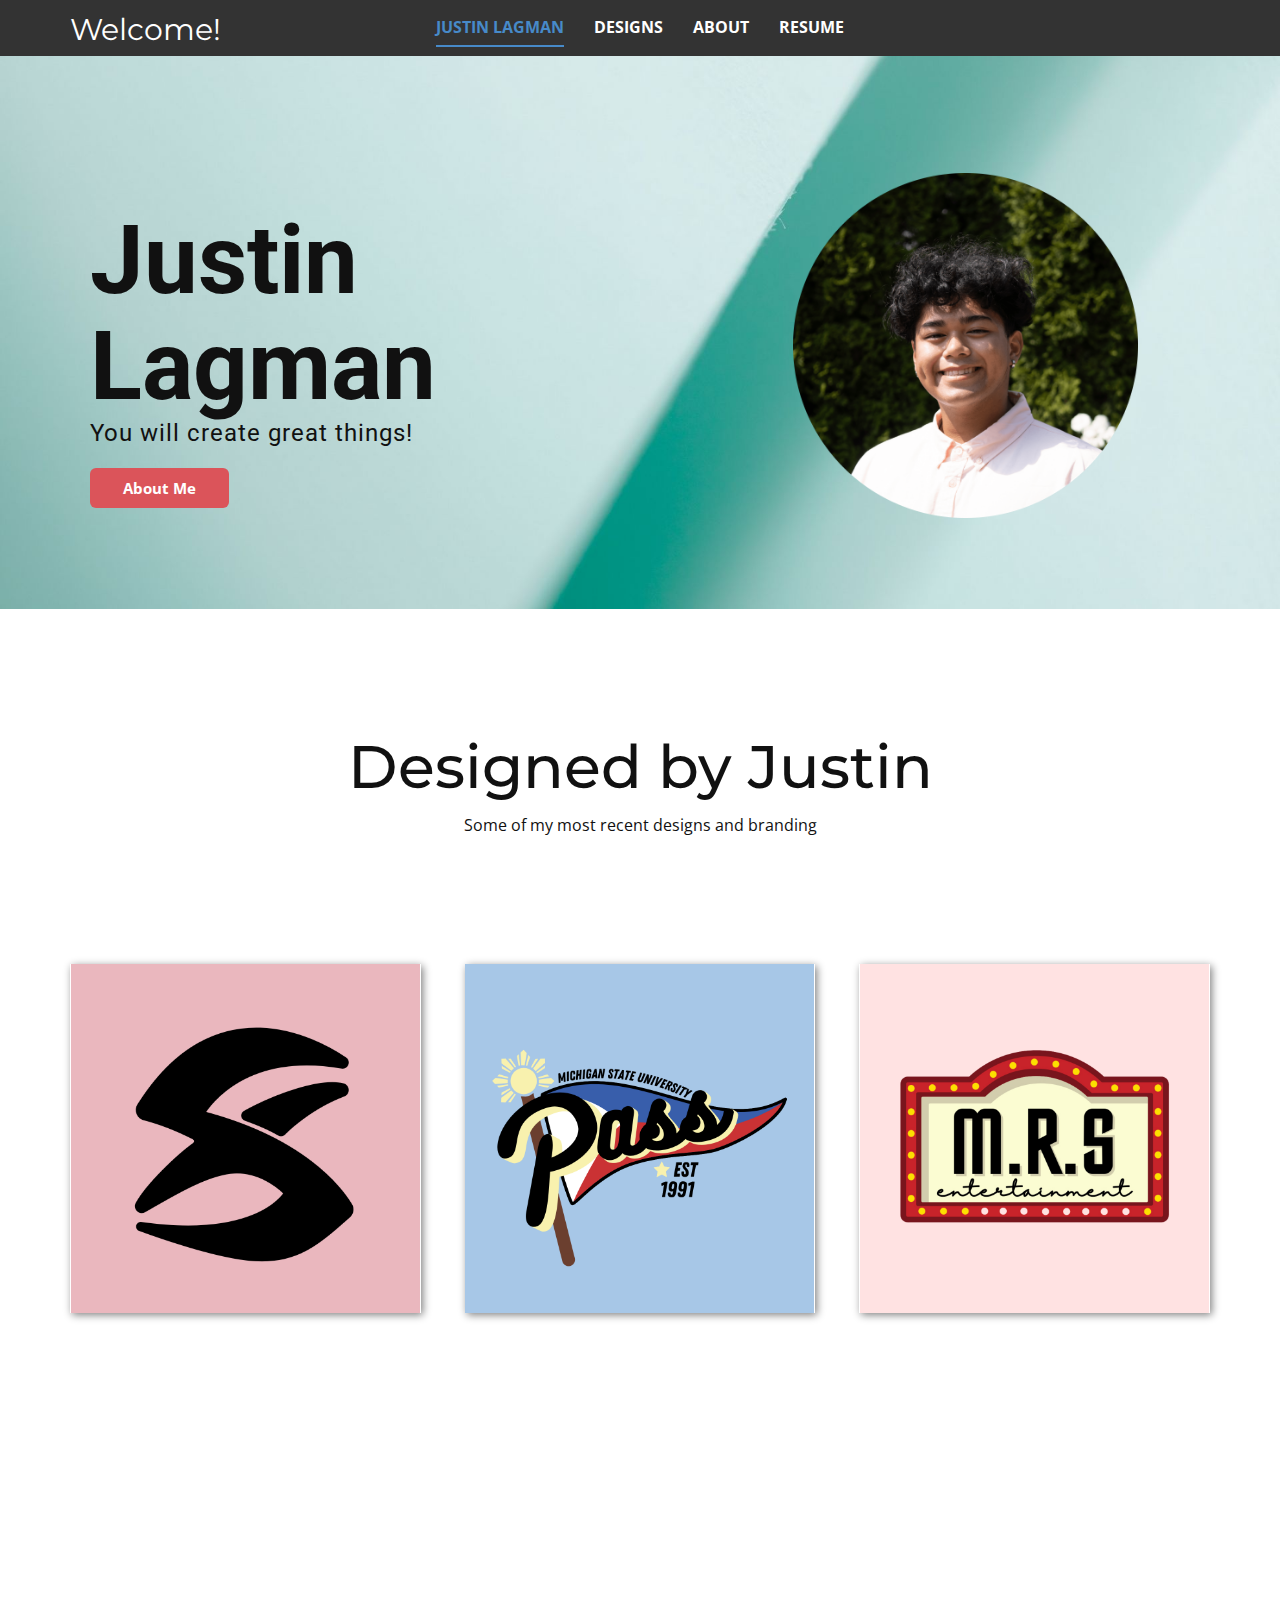
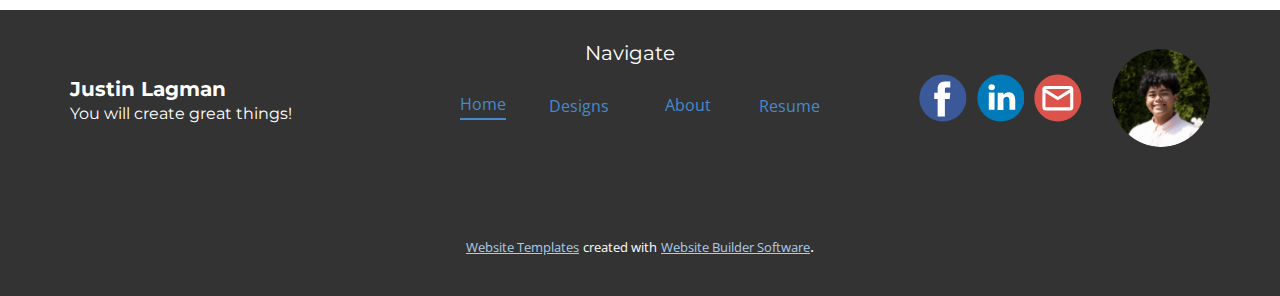
<file: Justin-Lagman.html>
<!DOCTYPE html>
<html style="font-size: 16px;" lang="en"><head>
    <meta name="viewport" content="width=device-width, initial-scale=1.0">
    <meta charset="utf-8">
    <meta name="keywords" content="SPACE, ABOUT THE EDUCATION FOUNDATION, WELCOME ABOARD, EDUCATIONAL COMPLEX AND SPACE MUSEUM, INTUITIVE, EMPIRE STATE BUILDING">
    <meta name="description" content="">
    <title>Justin Lagman</title>
    <link rel="stylesheet" href="nicepage.css" media="screen">
<link rel="stylesheet" href="Justin-Lagman.css" media="screen">
    <script class="u-script" type="text/javascript" src="jquery.js" "="" defer=""></script>
    <script class="u-script" type="text/javascript" src="nicepage.js" "="" defer=""></script>
    <meta name="generator" content="Nicepage 4.17.10, nicepage.com">
    <link id="u-theme-google-font" rel="stylesheet" href="https://fonts.googleapis.com/css?family=Roboto:100,100i,300,300i,400,400i,500,500i,700,700i,900,900i|Open+Sans:300,300i,400,400i,500,500i,600,600i,700,700i,800,800i">
    <link id="u-page-google-font" rel="stylesheet" href="https://fonts.googleapis.com/css?family=Montserrat:100,100i,200,200i,300,300i,400,400i,500,500i,600,600i,700,700i,800,800i,900,900i">
    
    
    
    <script type="application/ld+json">{
		"@context": "http://schema.org",
		"@type": "Organization",
		"name": "",
		"sameAs": [
				"https://www.linkedin.com/in/justin-lagman-a50242208",
				"mailto:lagmanj46@gmail.com"
		]
}</script>
    <meta name="theme-color" content="#478ac9">
    <meta property="og:title" content="Justin Lagman">
    <meta property="og:type" content="website">
  </head>
  <body class="u-body u-xl-mode" data-lang="en"><header class="u-clearfix u-grey-80 u-header u-header" id="sec-4971"><div class="u-clearfix u-sheet u-sheet-1">
        <nav class="u-menu u-menu-one-level u-offcanvas u-menu-1">
          <div class="menu-collapse" style="font-size: 1rem; letter-spacing: 0px; font-weight: 700; text-transform: uppercase;">
            <a class="u-button-style u-custom-active-border-color u-custom-active-color u-custom-border u-custom-border-color u-custom-borders u-custom-hover-border-color u-custom-hover-color u-custom-left-right-menu-spacing u-custom-padding-bottom u-custom-text-active-color u-custom-text-color u-custom-text-hover-color u-custom-top-bottom-menu-spacing u-nav-link u-text-active-palette-1-base u-text-hover-palette-2-base" href="#">
              <svg class="u-svg-link" viewBox="0 0 24 24"><use xmlns:xlink="http://www.w3.org/1999/xlink" xlink:href="#menu-hamburger"></use></svg>
              <svg class="u-svg-content" version="1.1" id="menu-hamburger" viewBox="0 0 16 16" x="0px" y="0px" xmlns:xlink="http://www.w3.org/1999/xlink" xmlns="http://www.w3.org/2000/svg"><g><rect y="1" width="16" height="2"></rect><rect y="7" width="16" height="2"></rect><rect y="13" width="16" height="2"></rect>
</g></svg>
            </a>
          </div>
          <div class="u-custom-menu u-nav-container">
            <ul class="u-nav u-spacing-30 u-unstyled u-nav-1"><li class="u-nav-item"><a class="u-border-2 u-border-active-palette-1-base u-border-hover-palette-1-base u-border-no-left u-border-no-right u-border-no-top u-button-style u-nav-link u-text-active-palette-1-base u-text-hover-palette-5-light-2" href="Justin-Lagman.html" style="padding: 10px 0px;">Justin Lagman</a>
</li><li class="u-nav-item"><a class="u-border-2 u-border-active-palette-1-base u-border-hover-palette-1-base u-border-no-left u-border-no-right u-border-no-top u-button-style u-nav-link u-text-active-palette-1-base u-text-hover-palette-5-light-2" href="Designs.html" style="padding: 10px 0px;">Designs</a>
</li><li class="u-nav-item"><a class="u-border-2 u-border-active-palette-1-base u-border-hover-palette-1-base u-border-no-left u-border-no-right u-border-no-top u-button-style u-nav-link u-text-active-palette-1-base u-text-hover-palette-5-light-2" href="About.html" style="padding: 10px 0px;">About</a>
</li><li class="u-nav-item"><a class="u-border-2 u-border-active-palette-1-base u-border-hover-palette-1-base u-border-no-left u-border-no-right u-border-no-top u-button-style u-nav-link u-text-active-palette-1-base u-text-hover-palette-5-light-2" href="https://drive.google.com/file/d/1yN-1Zl8XUMjilQk52ewPSqM_8qWFOoyY/view?usp=sharing" style="padding: 10px 0px;">Resume</a>
</li></ul>
          </div>
          <div class="u-custom-menu u-nav-container-collapse">
            <div class="u-black u-container-style u-inner-container-layout u-opacity u-opacity-95 u-sidenav">
              <div class="u-inner-container-layout u-sidenav-overflow">
                <div class="u-menu-close"></div>
                <ul class="u-align-center u-nav u-popupmenu-items u-unstyled u-nav-2"><li class="u-nav-item"><a class="u-button-style u-nav-link" href="Justin-Lagman.html">Justin Lagman</a>
</li><li class="u-nav-item"><a class="u-button-style u-nav-link" href="Designs.html">Designs</a>
</li><li class="u-nav-item"><a class="u-button-style u-nav-link" href="About.html">About</a>
</li><li class="u-nav-item"><a class="u-button-style u-nav-link" href="https://drive.google.com/file/d/1yN-1Zl8XUMjilQk52ewPSqM_8qWFOoyY/view?usp=sharing">Resume</a>
</li></ul>
              </div>
            </div>
            <div class="u-black u-menu-overlay u-opacity u-opacity-70"></div>
          </div>
        </nav>
        <h3 class="u-custom-font u-font-montserrat u-text u-text-default u-text-1">Welcome!</h3>
      </div></header>
    <section class="u-clearfix u-image u-section-1" id="carousel_87d1" data-image-width="5793" data-image-height="3862">
      <div class="u-clearfix u-sheet u-sheet-1">
        <div class="u-container-style u-expanded-width-xs u-group u-group-1">
          <div class="u-container-layout u-container-layout-1">
            <h1 class="u-heading-font u-text u-title u-text-1">Justin Lagman</h1>
            <h4 class="u-text u-text-2">You will create great things!</h4>
            <a href="https://nicepage.review" class="u-btn u-btn-round u-button-style u-hover-palette-1-light-1 u-palette-2-base u-radius-6 u-btn-1">About Me</a>
          </div>
        </div>
        <img class="u-image u-image-contain u-image-default u-preserve-proportions u-image-1" src="images/JustinHeadshot-modified-min.png" alt="" data-image-width="1920" data-image-height="1920">
      </div>
    </section>
    <section class="u-align-center u-clearfix u-section-2" id="sec-9238">
      <div class="u-clearfix u-sheet u-sheet-1">
        <h2 class="u-custom-font u-font-montserrat u-text u-text-default u-text-1">Designed by Justin</h2>
        <p class="u-text u-text-2">Some of my most recent designs and branding</p>
        <div class="u-expanded-width u-gallery u-layout-grid u-lightbox u-show-text-on-hover u-gallery-1">
          <div class="u-gallery-inner u-gallery-inner-1">
            <div class="u-effect-fade u-effect-hover-zoom u-gallery-item u-shape-rectangle u-gallery-item-1">
              <div class="u-back-slide" data-image-width="1080" data-image-height="1080">
                <img class="u-back-image u-expanded u-image-contain" src="images/PASS.png">
              </div>
              <div class="u-over-slide u-shading u-over-slide-1">
                <h3 class="u-gallery-heading"></h3>
                <p class="u-gallery-text"></p>
              </div>
            </div>
            <div class="u-effect-fade u-effect-hover-zoom u-gallery-item u-shape-rectangle u-gallery-item-2" data-href="PASS-Page.html" data-page-id="2973706810">
              <div class="u-back-slide" data-image-width="1080" data-image-height="1080">
                <img class="u-back-image u-expanded u-image-contain" src="images/PASSOfficialLogo3.png">
              </div>
              <div class="u-over-slide u-shading u-over-slide-2">
                <h3 class="u-gallery-heading"></h3>
                <p class="u-gallery-text"></p>
              </div>
            </div>
            <div class="u-effect-fade u-effect-hover-zoom u-gallery-item u-shape-rectangle u-gallery-item-3">
              <div class="u-back-slide" data-image-width="1080" data-image-height="1080">
                <img class="u-back-image u-expanded u-image-contain" src="images/PASS2.png">
              </div>
              <div class="u-over-slide u-shading u-over-slide-3">
                <h3 class="u-gallery-heading"></h3>
                <p class="u-gallery-text"></p>
              </div>
            </div>
          </div>
        </div>
      </div>
    </section>
    
    
    <footer class="u-clearfix u-footer u-grey-80" id="sec-e6f2"><div class="u-clearfix u-sheet u-sheet-1">
        <div class="u-clearfix u-expanded-width u-gutter-30 u-layout-wrap u-layout-wrap-1">
          <div class="u-gutter-0 u-layout">
            <div class="u-layout-row">
              <div class="u-align-left u-container-style u-layout-cell u-left-cell u-size-20 u-layout-cell-1">
                <div class="u-container-layout u-valign-middle u-container-layout-1"><!--position-->
                  <div data-position="" class="u-position u-position-1"><!--block-->
                    <div class="u-block">
                      <div class="u-block-container u-clearfix"><!--block_header-->
                        <h5 class="u-block-header u-custom-font u-font-montserrat u-text u-text-1"><!--block_header_content-->Justin Lagman<!--/block_header_content--></h5><!--/block_header--><!--block_content-->
                        <div class="u-block-content u-custom-font u-font-montserrat u-text"><!--block_content_content-->You will create great things!<!--/block_content_content--></div><!--/block_content-->
                      </div>
                    </div><!--/block-->
                  </div><!--/position-->
                </div>
              </div>
              <div class="u-align-center u-container-style u-layout-cell u-size-20 u-layout-cell-2">
                <div class="u-container-layout u-container-layout-2">
                  <p class="u-custom-font u-font-montserrat u-text u-text-3">Navigate<br>
                  </p>
                  <a href="https://nicepage.com/c/shapes-website-templates" class="u-active-none u-border-2 u-border-active-palette-2-dark-1 u-border-hover-palette-2-base u-border-palette-1-base u-btn u-button-style u-hover-none u-none u-text-hover-palette-2-base u-text-palette-1-base u-btn-1">Home</a>
                  <a href="Designs.html" data-page-id="14115886" class="u-border-1 u-border-active-palette-2-base u-border-hover-palette-1-base u-btn u-button-style u-none u-text-palette-1-base u-btn-2">Designs</a>
                  <a href="About.html" data-page-id="43297593" class="u-border-1 u-border-active-palette-2-base u-border-hover-palette-1-base u-btn u-button-style u-none u-text-palette-1-base u-btn-3">About</a>
                  <a href="https://nicepage.com/website-builder" class="u-border-1 u-border-active-palette-2-base u-border-hover-palette-1-base u-btn u-button-style u-none u-text-palette-1-base u-btn-4">Resume</a>
                </div>
              </div>
              <div class="u-align-right u-container-style u-layout-cell u-right-cell u-size-20 u-layout-cell-3">
                <div class="u-container-layout u-container-layout-3">
                  <div class="u-social-icons u-spacing-10 u-social-icons-1">
                    <a class="u-social-url" title="facebook" target="_blank" href=""><span class="u-icon u-social-facebook u-social-icon u-icon-1"><svg class="u-svg-link" preserveAspectRatio="xMidYMin slice" viewBox="0 0 112 112" style=""><use xmlns:xlink="http://www.w3.org/1999/xlink" xlink:href="#svg-3cac"></use></svg><svg class="u-svg-content" viewBox="0 0 112 112" x="0" y="0" id="svg-3cac"><circle fill="currentColor" cx="56.1" cy="56.1" r="55"></circle><path fill="#FFFFFF" d="M73.5,31.6h-9.1c-1.4,0-3.6,0.8-3.6,3.9v8.5h12.6L72,58.3H60.8v40.8H43.9V58.3h-8V43.9h8v-9.2
            c0-6.7,3.1-17,17-17h12.5v13.9H73.5z"></path></svg></span>
                    </a>
                    <a class="u-social-url" title="linkedin" target="_blank" href="https://www.linkedin.com/in/justin-lagman-a50242208"><span class="u-icon u-social-icon u-social-linkedin u-icon-2"><svg class="u-svg-link" preserveAspectRatio="xMidYMin slice" viewBox="0 0 112 112" style=""><use xmlns:xlink="http://www.w3.org/1999/xlink" xlink:href="#svg-db4b"></use></svg><svg class="u-svg-content" viewBox="0 0 112 112" x="0" y="0" id="svg-db4b"><circle fill="currentColor" cx="56.1" cy="56.1" r="55"></circle><path fill="#FFFFFF" d="M41.3,83.7H27.9V43.4h13.4V83.7z M34.6,37.9L34.6,37.9c-4.6,0-7.5-3.1-7.5-7c0-4,3-7,7.6-7s7.4,3,7.5,7
            C42.2,34.8,39.2,37.9,34.6,37.9z M89.6,83.7H76.2V62.2c0-5.4-1.9-9.1-6.8-9.1c-3.7,0-5.9,2.5-6.9,4.9c-0.4,0.9-0.4,2.1-0.4,3.3v22.5
            H48.7c0,0,0.2-36.5,0-40.3h13.4v5.7c1.8-2.7,5-6.7,12.1-6.7c8.8,0,15.4,5.8,15.4,18.1V83.7z"></path></svg></span>
                    </a>
                    <a class="u-social-url" target="_blank" data-type="Email" title="Email" href="mailto:lagmanj46@gmail.com"><span class="u-icon u-social-email u-social-icon u-icon-3"><svg class="u-svg-link" preserveAspectRatio="xMidYMin slice" viewBox="0 0 112 112" style=""><use xmlns:xlink="http://www.w3.org/1999/xlink" xlink:href="#svg-08fe"></use></svg><svg class="u-svg-content" viewBox="0 0 112 112" x="0" y="0" id="svg-08fe"><circle fill="currentColor" cx="56.1" cy="56.1" r="55"></circle><path id="path3864" fill="#FFFFFF" d="M27.2,28h57.6c4,0,7.2,3.2,7.2,7.2l0,0v42.7c0,3.9-3.2,7.2-7.2,7.2l0,0H27.2
	c-4,0-7.2-3.2-7.2-7.2V35.2C20,31.1,23.2,28,27.2,28 M56,52.9l28.8-17.8H27.2L56,52.9 M27.2,77.7h57.6V43.5L56,61.3L27.2,43.5V77.7z
	"></path></svg></span>
                    </a>
                  </div>
                  <img class="u-image u-image-circle u-image-contain u-preserve-proportions u-image-1" src="images/JustinHeadshot-modified-min.png" alt="" data-image-width="1920" data-image-height="1920">
                </div>
              </div>
            </div>
          </div>
        </div>
      </div></footer>
    <section class="u-backlink u-clearfix u-grey-80">
      <a class="u-link" href="https://nicepage.com/website-templates" target="_blank">
        <span>Website Templates</span>
      </a>
      <p class="u-text">
        <span>created with</span>
      </p>
      <a class="u-link" href="" target="_blank">
        <span>Website Builder Software</span>
      </a>. 
    </section>
  
</body></html>
</file>
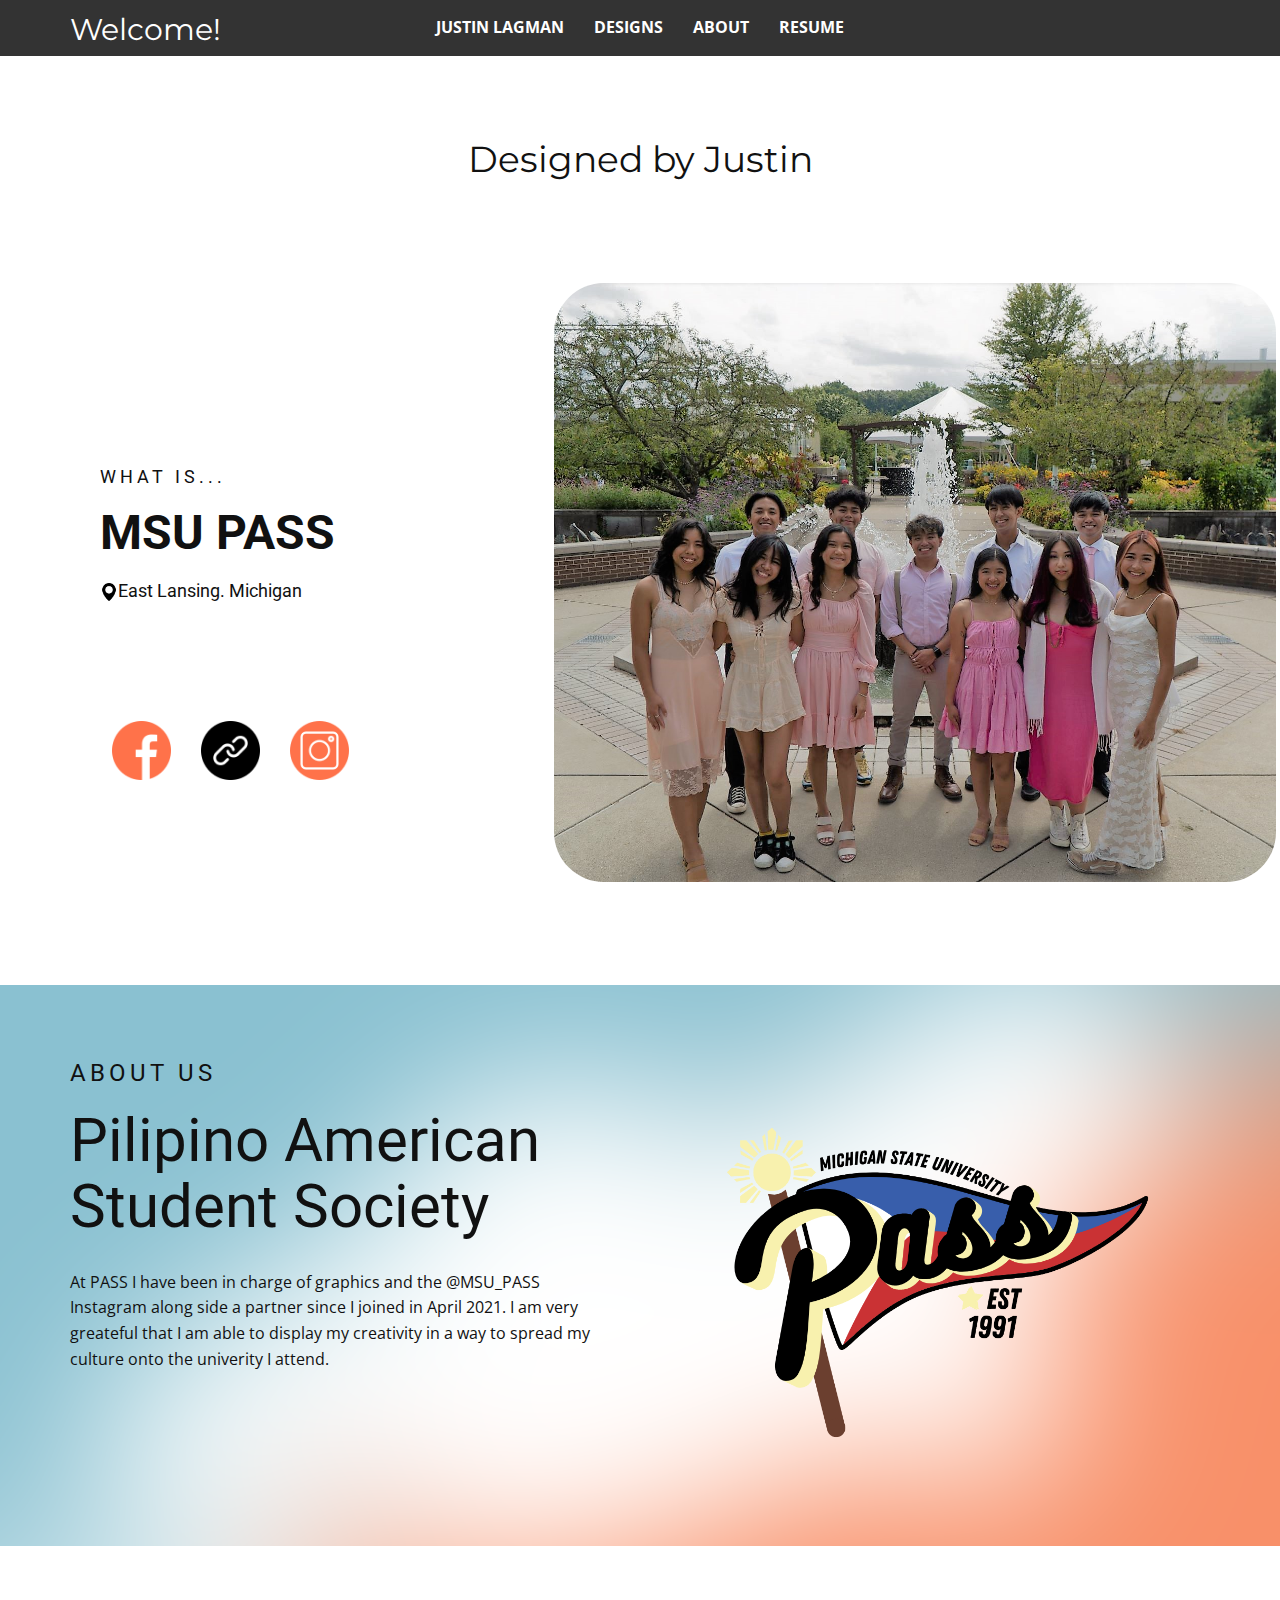
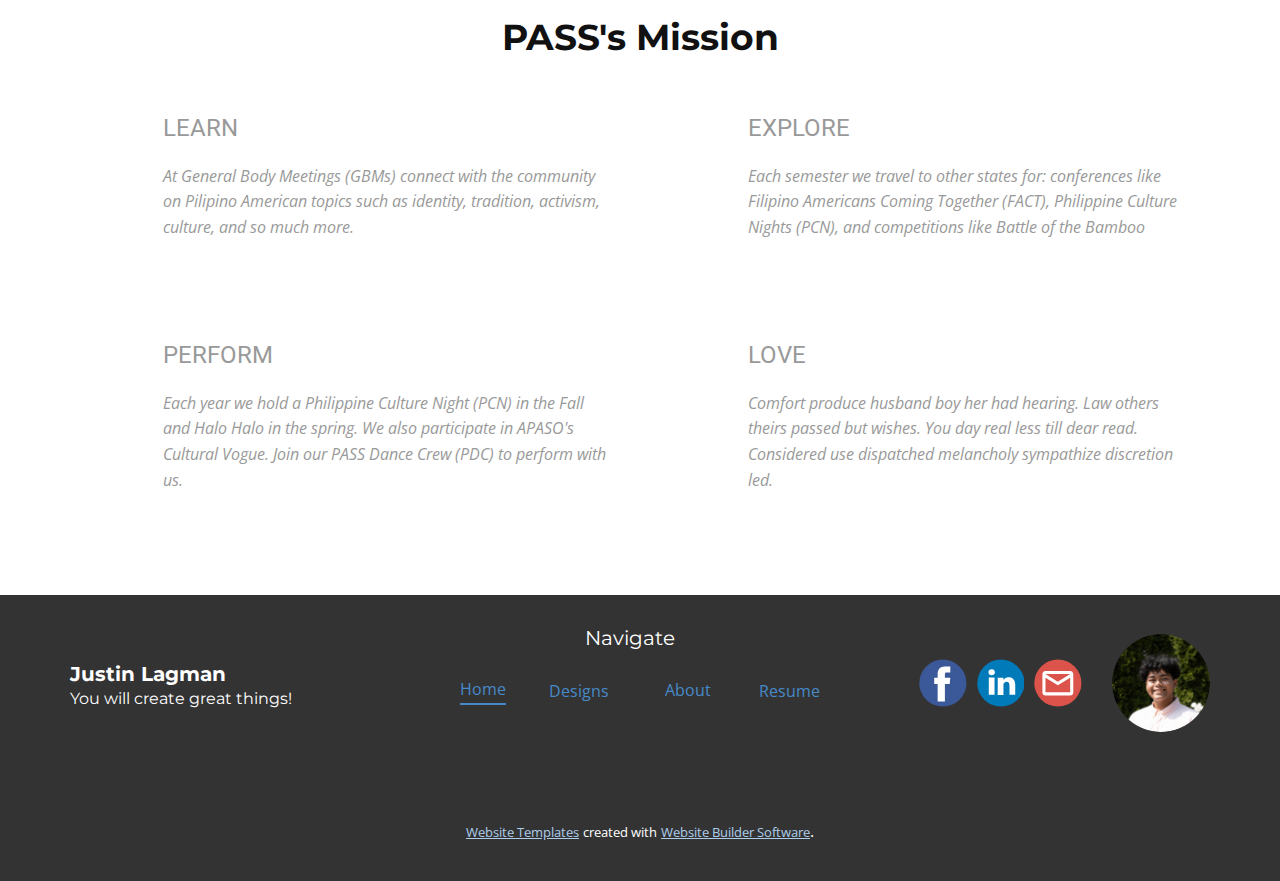
<file: PASS-Page.html>
<!DOCTYPE html>
<html style="font-size: 16px;" lang="en"><head>
    <meta name="viewport" content="width=device-width, initial-scale=1.0">
    <meta charset="utf-8">
    <meta name="keywords" content="​Dental Clinic, Dental Care Services, ​​Quality Oral Health Care, Our Tea​m, ​Cosmetic
Dentistry">
    <meta name="description" content="">
    <title>PASS Page</title>
    <link rel="stylesheet" href="nicepage.css" media="screen">
<link rel="stylesheet" href="PASS-Page.css" media="screen">
    <script class="u-script" type="text/javascript" src="jquery.js" "="" defer=""></script>
    <script class="u-script" type="text/javascript" src="nicepage.js" "="" defer=""></script>
    <meta name="generator" content="Nicepage 4.17.10, nicepage.com">
    <link id="u-theme-google-font" rel="stylesheet" href="https://fonts.googleapis.com/css?family=Roboto:100,100i,300,300i,400,400i,500,500i,700,700i,900,900i|Open+Sans:300,300i,400,400i,500,500i,600,600i,700,700i,800,800i">
    <link id="u-page-google-font" rel="stylesheet" href="https://fonts.googleapis.com/css?family=Montserrat:100,100i,200,200i,300,300i,400,400i,500,500i,600,600i,700,700i,800,800i,900,900i">
    
    
    
    
    <script type="application/ld+json">{
		"@context": "http://schema.org",
		"@type": "Organization",
		"name": "",
		"sameAs": [
				"https://www.linkedin.com/in/justin-lagman-a50242208",
				"mailto:lagmanj46@gmail.com"
		]
}</script>
    <meta name="theme-color" content="#478ac9">
    <meta property="og:title" content="PASS Page">
    <meta property="og:type" content="website">
  </head>
  <body class="u-body u-xl-mode" data-lang="en"><header class="u-clearfix u-grey-80 u-header u-header" id="sec-4971"><div class="u-clearfix u-sheet u-sheet-1">
        <nav class="u-menu u-menu-one-level u-offcanvas u-menu-1">
          <div class="menu-collapse" style="font-size: 1rem; letter-spacing: 0px; font-weight: 700; text-transform: uppercase;">
            <a class="u-button-style u-custom-active-border-color u-custom-active-color u-custom-border u-custom-border-color u-custom-borders u-custom-hover-border-color u-custom-hover-color u-custom-left-right-menu-spacing u-custom-padding-bottom u-custom-text-active-color u-custom-text-color u-custom-text-hover-color u-custom-top-bottom-menu-spacing u-nav-link u-text-active-palette-1-base u-text-hover-palette-2-base" href="#">
              <svg class="u-svg-link" viewBox="0 0 24 24"><use xmlns:xlink="http://www.w3.org/1999/xlink" xlink:href="#menu-hamburger"></use></svg>
              <svg class="u-svg-content" version="1.1" id="menu-hamburger" viewBox="0 0 16 16" x="0px" y="0px" xmlns:xlink="http://www.w3.org/1999/xlink" xmlns="http://www.w3.org/2000/svg"><g><rect y="1" width="16" height="2"></rect><rect y="7" width="16" height="2"></rect><rect y="13" width="16" height="2"></rect>
</g></svg>
            </a>
          </div>
          <div class="u-custom-menu u-nav-container">
            <ul class="u-nav u-spacing-30 u-unstyled u-nav-1"><li class="u-nav-item"><a class="u-border-2 u-border-active-palette-1-base u-border-hover-palette-1-base u-border-no-left u-border-no-right u-border-no-top u-button-style u-nav-link u-text-active-palette-1-base u-text-hover-palette-5-light-2" href="Justin-Lagman.html" style="padding: 10px 0px;">Justin Lagman</a>
</li><li class="u-nav-item"><a class="u-border-2 u-border-active-palette-1-base u-border-hover-palette-1-base u-border-no-left u-border-no-right u-border-no-top u-button-style u-nav-link u-text-active-palette-1-base u-text-hover-palette-5-light-2" href="Designs.html" style="padding: 10px 0px;">Designs</a>
</li><li class="u-nav-item"><a class="u-border-2 u-border-active-palette-1-base u-border-hover-palette-1-base u-border-no-left u-border-no-right u-border-no-top u-button-style u-nav-link u-text-active-palette-1-base u-text-hover-palette-5-light-2" href="About.html" style="padding: 10px 0px;">About</a>
</li><li class="u-nav-item"><a class="u-border-2 u-border-active-palette-1-base u-border-hover-palette-1-base u-border-no-left u-border-no-right u-border-no-top u-button-style u-nav-link u-text-active-palette-1-base u-text-hover-palette-5-light-2" href="https://drive.google.com/file/d/1yN-1Zl8XUMjilQk52ewPSqM_8qWFOoyY/view?usp=sharing" style="padding: 10px 0px;">Resume</a>
</li></ul>
          </div>
          <div class="u-custom-menu u-nav-container-collapse">
            <div class="u-black u-container-style u-inner-container-layout u-opacity u-opacity-95 u-sidenav">
              <div class="u-inner-container-layout u-sidenav-overflow">
                <div class="u-menu-close"></div>
                <ul class="u-align-center u-nav u-popupmenu-items u-unstyled u-nav-2"><li class="u-nav-item"><a class="u-button-style u-nav-link" href="Justin-Lagman.html">Justin Lagman</a>
</li><li class="u-nav-item"><a class="u-button-style u-nav-link" href="Designs.html">Designs</a>
</li><li class="u-nav-item"><a class="u-button-style u-nav-link" href="About.html">About</a>
</li><li class="u-nav-item"><a class="u-button-style u-nav-link" href="https://drive.google.com/file/d/1yN-1Zl8XUMjilQk52ewPSqM_8qWFOoyY/view?usp=sharing">Resume</a>
</li></ul>
              </div>
            </div>
            <div class="u-black u-menu-overlay u-opacity u-opacity-70"></div>
          </div>
        </nav>
        <h3 class="u-custom-font u-font-montserrat u-text u-text-default u-text-1">Welcome!</h3>
      </div></header>
    <section class="u-align-center u-clearfix u-valign-middle-sm u-valign-middle-xs u-section-1" id="carousel_e5cf">
      <h2 class="u-custom-font u-font-montserrat u-text u-text-default u-text-1">Designed by Justin</h2>
      <div class="u-clearfix u-layout-wrap u-layout-wrap-1">
        <div class="u-layout">
          <div class="u-layout-row">
            <div class="u-align-left u-container-style u-layout-cell u-size-24-lg u-size-24-xl u-size-60-md u-size-60-sm u-size-60-xs u-layout-cell-1">
              <div class="u-container-layout u-container-layout-1">
                <h6 class="u-text u-text-2">What is...</h6>
                <h2 class="u-text u-text-3">MSU PASS</h2>
                <h6 class="u-text u-text-4"><span class="u-file-icon u-icon"><img src="images/3179068.png" alt=""></span>East Lansing. Michigan
                </h6>
                <div class="u-align-left u-social-icons u-spacing-30 u-social-icons-1">
                  <a class="u-social-url" title="facebook" target="_blank" href="https://facebook.com/name"><span class="u-file-icon u-icon u-social-facebook u-social-icon u-text-palette-1-base"><img src="images/1384005-a162ea23.png" alt=""></span>
                  </a>
                  <a class="u-social-url" title="twitter" target="_blank" href="https://twitter.com/name"><span class="u-file-icon u-icon u-social-icon u-social-twitter u-icon-3"><img src="images/4050374.png" alt=""></span>
                  </a>
                  <a class="u-social-url" title="instagram" target="_blank" href="https://instagram.com/name"><span class="u-file-icon u-icon u-social-icon u-social-instagram u-text-palette-1-base u-icon-4"><img src="images/1362894-38ff784c.png" alt=""></span>
                  </a>
                </div>
              </div>
            </div>
            <div class="u-align-left u-container-style u-layout-cell u-radius-50 u-size-36-lg u-size-36-xl u-size-60-md u-size-60-sm u-size-60-xs u-layout-cell-2">
              <div class="u-container-layout u-valign-middle u-container-layout-2">
                <img class="u-image u-image-round u-radius-50 u-image-1" src="images/passbright.jpg" data-image-width="1773" data-image-height="1182">
              </div>
            </div>
          </div>
        </div>
      </div>
    </section>
    <section class="u-clearfix u-image u-section-2" id="carousel_4f2f" data-image-width="1920" data-image-height="1080">
      <div class="u-clearfix u-sheet u-sheet-1">
        <div class="u-clearfix u-layout-wrap u-layout-wrap-1">
          <div class="u-layout">
            <div class="u-layout-col">
              <div class="u-size-30">
                <div class="u-layout-col">
                  <div class="u-container-style u-layout-cell u-left-cell u-right-cell u-size-60 u-layout-cell-1">
                    <div class="u-container-layout u-valign-middle u-container-layout-1">
                      <h4 class="u-text u-text-1">about us</h4>
                      <h2 class="u-text u-text-2">Pilipino American Student Society</h2>
                    </div>
                  </div>
                </div>
              </div>
              <div class="u-size-30">
                <div class="u-layout-row">
                  <div class="u-container-style u-layout-cell u-left-cell u-size-58 u-layout-cell-2">
                    <div class="u-container-layout u-container-layout-2">
                      <p class="u-text u-text-3">At PASS I have been in charge of graphics and the @MSU_PASS Instagram along side a partner since I joined in April 2021. I am very greateful that I am able to display my creativity in a way to spread my culture onto the univerity I attend.</p>
                    </div>
                  </div>
                  <div class="u-container-style u-layout-cell u-right-cell u-size-2 u-layout-cell-3">
                    <div class="u-container-layout u-container-layout-3"></div>
                  </div>
                </div>
              </div>
            </div>
          </div>
        </div>
        <img class="u-image u-image-contain u-image-default u-preserve-proportions u-image-1" src="images/PASSOfficialLogo5.png" alt="" data-image-width="1080" data-image-height="1080">
      </div>
    </section>
    <section class="u-align-center u-clearfix u-section-3" id="carousel_90d9">
      <div class="u-clearfix u-sheet u-valign-middle u-sheet-1">
        <h3 class="u-custom-font u-font-montserrat u-text u-text-1">PASS's Mission</h3>
        <div class="u-expanded-width u-list u-list-1">
          <div class="u-repeater u-repeater-1">
            <div class="u-align-left u-container-style u-list-item u-repeater-item u-shape-rectangle">
              <div class="u-container-layout u-similar-container u-container-layout-1">
                <div class="u-align-left u-container-style u-group u-shape-rectangle u-group-1">
                  <div class="u-container-layout u-valign-top">
                    <h4 class="u-text u-text-grey-40 u-text-2"> LEARN</h4>
                    <p class="u-text u-text-grey-40 u-text-3"> At General Body Meetings (GBMs) connect with the community on Pilipino American topics such as identity, tradition, activism, culture, and so much more.</p>
                  </div>
                </div>
              </div>
            </div>
            <div class="u-align-left u-container-style u-list-item u-repeater-item u-shape-rectangle">
              <div class="u-container-layout u-similar-container u-container-layout-3">
                <div class="u-align-left u-container-style u-group u-shape-rectangle u-group-2">
                  <div class="u-container-layout u-valign-top">
                    <h4 class="u-text u-text-grey-40 u-text-4"> EXPLORE</h4>
                    <p class="u-text u-text-grey-40 u-text-5"> Each semester we travel to other states for: conferences like Filipino Americans Coming Together&nbsp;(FACT), Philippine&nbsp;Culture Nights (PCN), and competitions like Battle of the Bamboo</p>
                  </div>
                </div>
              </div>
            </div>
            <div class="u-align-left u-container-style u-list-item u-repeater-item u-shape-rectangle">
              <div class="u-container-layout u-similar-container u-container-layout-5">
                <div class="u-align-left u-container-style u-group u-shape-rectangle u-group-3">
                  <div class="u-container-layout u-valign-top">
                    <h4 class="u-text u-text-grey-40 u-text-6">PERFORM</h4>
                    <p class="u-text u-text-grey-40 u-text-7"> Each year we hold a Philippine Culture Night (PCN) in the Fall and Halo Halo in the spring. We also participate in APASO's Cultural Vogue. Join our PASS Dance Crew (PDC) to perform with us.</p>
                  </div>
                </div>
              </div>
            </div>
            <div class="u-align-left u-container-style u-list-item u-repeater-item u-shape-rectangle">
              <div class="u-container-layout u-similar-container u-container-layout-7">
                <div class="u-align-left u-container-style u-group u-shape-rectangle u-group-4">
                  <div class="u-container-layout u-valign-top">
                    <h4 class="u-text u-text-grey-40 u-text-8">LOVE</h4>
                    <p class="u-text u-text-grey-40 u-text-9"> Comfort produce husband boy her had hearing. Law others theirs passed but wishes. You day real less till dear read. Considered use dispatched melancholy sympathize discretion led.&nbsp;</p>
                  </div>
                </div>
              </div>
            </div>
          </div>
        </div>
      </div>
    </section>
    
    
    <footer class="u-clearfix u-footer u-grey-80" id="sec-e6f2"><div class="u-clearfix u-sheet u-sheet-1">
        <div class="u-clearfix u-expanded-width u-gutter-30 u-layout-wrap u-layout-wrap-1">
          <div class="u-gutter-0 u-layout">
            <div class="u-layout-row">
              <div class="u-align-left u-container-style u-layout-cell u-left-cell u-size-20 u-layout-cell-1">
                <div class="u-container-layout u-valign-middle u-container-layout-1"><!--position-->
                  <div data-position="" class="u-position u-position-1"><!--block-->
                    <div class="u-block">
                      <div class="u-block-container u-clearfix"><!--block_header-->
                        <h5 class="u-block-header u-custom-font u-font-montserrat u-text u-text-1"><!--block_header_content-->Justin Lagman<!--/block_header_content--></h5><!--/block_header--><!--block_content-->
                        <div class="u-block-content u-custom-font u-font-montserrat u-text"><!--block_content_content-->You will create great things!<!--/block_content_content--></div><!--/block_content-->
                      </div>
                    </div><!--/block-->
                  </div><!--/position-->
                </div>
              </div>
              <div class="u-align-center u-container-style u-layout-cell u-size-20 u-layout-cell-2">
                <div class="u-container-layout u-container-layout-2">
                  <p class="u-custom-font u-font-montserrat u-text u-text-3">Navigate<br>
                  </p>
                  <a href="https://nicepage.com/c/shapes-website-templates" class="u-active-none u-border-2 u-border-active-palette-2-dark-1 u-border-hover-palette-2-base u-border-palette-1-base u-btn u-button-style u-hover-none u-none u-text-hover-palette-2-base u-text-palette-1-base u-btn-1">Home</a>
                  <a href="Designs.html" data-page-id="14115886" class="u-border-1 u-border-active-palette-2-base u-border-hover-palette-1-base u-btn u-button-style u-none u-text-palette-1-base u-btn-2">Designs</a>
                  <a href="About.html" data-page-id="43297593" class="u-border-1 u-border-active-palette-2-base u-border-hover-palette-1-base u-btn u-button-style u-none u-text-palette-1-base u-btn-3">About</a>
                  <a href="https://nicepage.com/website-builder" class="u-border-1 u-border-active-palette-2-base u-border-hover-palette-1-base u-btn u-button-style u-none u-text-palette-1-base u-btn-4">Resume</a>
                </div>
              </div>
              <div class="u-align-right u-container-style u-layout-cell u-right-cell u-size-20 u-layout-cell-3">
                <div class="u-container-layout u-container-layout-3">
                  <div class="u-social-icons u-spacing-10 u-social-icons-1">
                    <a class="u-social-url" title="facebook" target="_blank" href=""><span class="u-icon u-social-facebook u-social-icon u-icon-1"><svg class="u-svg-link" preserveAspectRatio="xMidYMin slice" viewBox="0 0 112 112" style=""><use xmlns:xlink="http://www.w3.org/1999/xlink" xlink:href="#svg-3cac"></use></svg><svg class="u-svg-content" viewBox="0 0 112 112" x="0" y="0" id="svg-3cac"><circle fill="currentColor" cx="56.1" cy="56.1" r="55"></circle><path fill="#FFFFFF" d="M73.5,31.6h-9.1c-1.4,0-3.6,0.8-3.6,3.9v8.5h12.6L72,58.3H60.8v40.8H43.9V58.3h-8V43.9h8v-9.2
            c0-6.7,3.1-17,17-17h12.5v13.9H73.5z"></path></svg></span>
                    </a>
                    <a class="u-social-url" title="linkedin" target="_blank" href="https://www.linkedin.com/in/justin-lagman-a50242208"><span class="u-icon u-social-icon u-social-linkedin u-icon-2"><svg class="u-svg-link" preserveAspectRatio="xMidYMin slice" viewBox="0 0 112 112" style=""><use xmlns:xlink="http://www.w3.org/1999/xlink" xlink:href="#svg-db4b"></use></svg><svg class="u-svg-content" viewBox="0 0 112 112" x="0" y="0" id="svg-db4b"><circle fill="currentColor" cx="56.1" cy="56.1" r="55"></circle><path fill="#FFFFFF" d="M41.3,83.7H27.9V43.4h13.4V83.7z M34.6,37.9L34.6,37.9c-4.6,0-7.5-3.1-7.5-7c0-4,3-7,7.6-7s7.4,3,7.5,7
            C42.2,34.8,39.2,37.9,34.6,37.9z M89.6,83.7H76.2V62.2c0-5.4-1.9-9.1-6.8-9.1c-3.7,0-5.9,2.5-6.9,4.9c-0.4,0.9-0.4,2.1-0.4,3.3v22.5
            H48.7c0,0,0.2-36.5,0-40.3h13.4v5.7c1.8-2.7,5-6.7,12.1-6.7c8.8,0,15.4,5.8,15.4,18.1V83.7z"></path></svg></span>
                    </a>
                    <a class="u-social-url" target="_blank" data-type="Email" title="Email" href="mailto:lagmanj46@gmail.com"><span class="u-icon u-social-email u-social-icon u-icon-3"><svg class="u-svg-link" preserveAspectRatio="xMidYMin slice" viewBox="0 0 112 112" style=""><use xmlns:xlink="http://www.w3.org/1999/xlink" xlink:href="#svg-08fe"></use></svg><svg class="u-svg-content" viewBox="0 0 112 112" x="0" y="0" id="svg-08fe"><circle fill="currentColor" cx="56.1" cy="56.1" r="55"></circle><path id="path3864" fill="#FFFFFF" d="M27.2,28h57.6c4,0,7.2,3.2,7.2,7.2l0,0v42.7c0,3.9-3.2,7.2-7.2,7.2l0,0H27.2
	c-4,0-7.2-3.2-7.2-7.2V35.2C20,31.1,23.2,28,27.2,28 M56,52.9l28.8-17.8H27.2L56,52.9 M27.2,77.7h57.6V43.5L56,61.3L27.2,43.5V77.7z
	"></path></svg></span>
                    </a>
                  </div>
                  <img class="u-image u-image-circle u-image-contain u-preserve-proportions u-image-1" src="images/JustinHeadshot-modified-min.png" alt="" data-image-width="1920" data-image-height="1920">
                </div>
              </div>
            </div>
          </div>
        </div>
      </div></footer>
    <section class="u-backlink u-clearfix u-grey-80">
      <a class="u-link" href="https://nicepage.com/website-templates" target="_blank">
        <span>Website Templates</span>
      </a>
      <p class="u-text">
        <span>created with</span>
      </p>
      <a class="u-link" href="" target="_blank">
        <span>Website Builder Software</span>
      </a>. 
    </section>
  
</body></html>
</file>
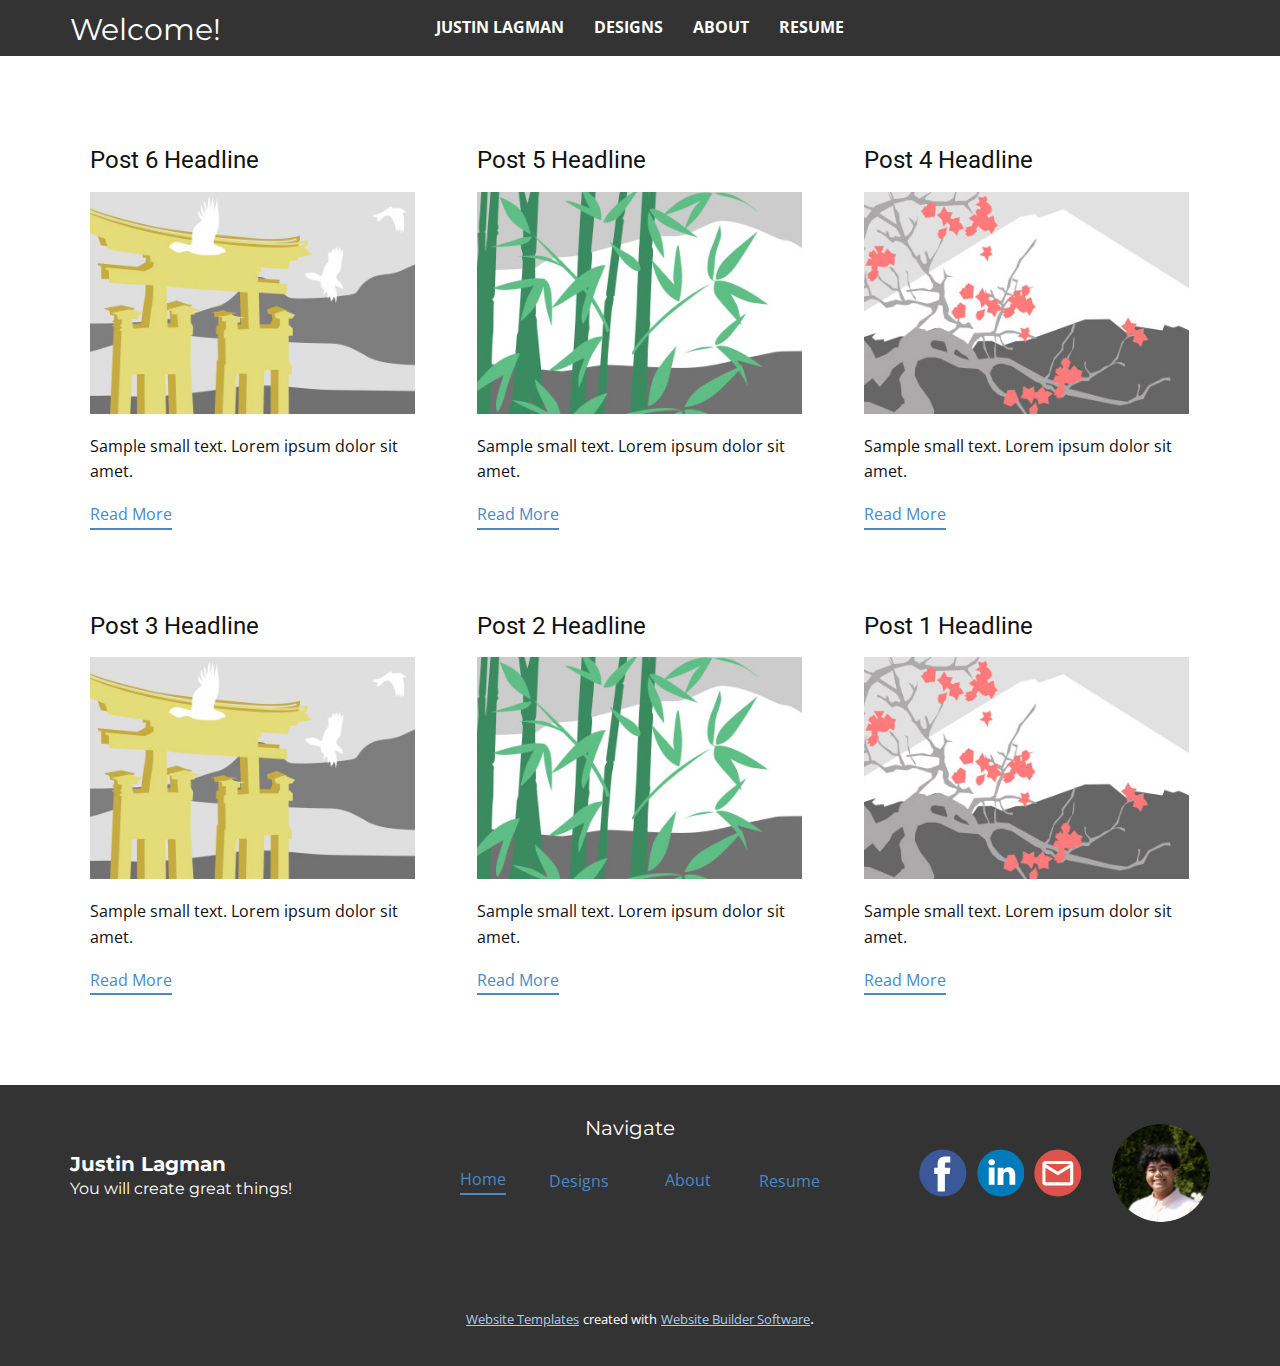
<file: blog/blog.html>
<html style="font-size: 16px;" lang="en"><head>
    <meta name="viewport" content="width=device-width, initial-scale=1.0">
    <meta charset="utf-8">
    <meta name="keywords" content="">
    <meta name="description" content="">
    <title>Blog Template</title>
    <link rel="stylesheet" href="../nicepage.css" media="screen">
<link rel="stylesheet" href="../Blog-Template.css" media="screen">
    <script class="u-script" type="text/javascript" src="../jquery.js" "="" defer=""></script>
    <script class="u-script" type="text/javascript" src="../nicepage.js" "="" defer=""></script>
    <meta name="generator" content="Nicepage 4.17.10, nicepage.com">
    <link id="u-theme-google-font" rel="stylesheet" href="https://fonts.googleapis.com/css?family=Roboto:100,100i,300,300i,400,400i,500,500i,700,700i,900,900i|Open+Sans:300,300i,400,400i,500,500i,600,600i,700,700i,800,800i">
    <link id="u-page-google-font" rel="stylesheet" href="https://fonts.googleapis.com/css?family=Montserrat:100,100i,200,200i,300,300i,400,400i,500,500i,600,600i,700,700i,800,800i,900,900i">
    
    
    <script type="application/ld+json">{
		"@context": "http://schema.org",
		"@type": "Organization",
		"name": "",
		"sameAs": [
				"https://www.linkedin.com/in/justin-lagman-a50242208",
				"mailto:lagmanj46@gmail.com"
		]
}</script>
    <meta name="theme-color" content="#478ac9">
  </head>
  <body class="u-body u-xl-mode" data-lang="en"><header class="u-clearfix u-grey-80 u-header u-header" id="sec-4971"><div class="u-clearfix u-sheet u-sheet-1">
        <nav class="u-menu u-menu-one-level u-offcanvas u-menu-1">
          <div class="menu-collapse" style="font-size: 1rem; letter-spacing: 0px; font-weight: 700; text-transform: uppercase;">
            <a class="u-button-style u-custom-active-border-color u-custom-active-color u-custom-border u-custom-border-color u-custom-borders u-custom-hover-border-color u-custom-hover-color u-custom-left-right-menu-spacing u-custom-padding-bottom u-custom-text-active-color u-custom-text-color u-custom-text-hover-color u-custom-top-bottom-menu-spacing u-nav-link u-text-active-palette-1-base u-text-hover-palette-2-base" href="#">
              <svg class="u-svg-link" viewBox="0 0 24 24"><use xmlns:xlink="http://www.w3.org/1999/xlink" xlink:href="#menu-hamburger"></use></svg>
              <svg class="u-svg-content" version="1.1" id="menu-hamburger" viewBox="0 0 16 16" x="0px" y="0px" xmlns:xlink="http://www.w3.org/1999/xlink" xmlns="http://www.w3.org/2000/svg"><g><rect y="1" width="16" height="2"></rect><rect y="7" width="16" height="2"></rect><rect y="13" width="16" height="2"></rect>
</g></svg>
            </a>
          </div>
          <div class="u-custom-menu u-nav-container">
            <ul class="u-nav u-spacing-30 u-unstyled u-nav-1"><li class="u-nav-item"><a class="u-border-2 u-border-active-palette-1-base u-border-hover-palette-1-base u-border-no-left u-border-no-right u-border-no-top u-button-style u-nav-link u-text-active-palette-1-base u-text-hover-palette-5-light-2" href="../Justin-Lagman.html" style="padding: 10px 0px;">Justin Lagman</a>
</li><li class="u-nav-item"><a class="u-border-2 u-border-active-palette-1-base u-border-hover-palette-1-base u-border-no-left u-border-no-right u-border-no-top u-button-style u-nav-link u-text-active-palette-1-base u-text-hover-palette-5-light-2" href="../Designs.html" style="padding: 10px 0px;">Designs</a>
</li><li class="u-nav-item"><a class="u-border-2 u-border-active-palette-1-base u-border-hover-palette-1-base u-border-no-left u-border-no-right u-border-no-top u-button-style u-nav-link u-text-active-palette-1-base u-text-hover-palette-5-light-2" href="../About.html" style="padding: 10px 0px;">About</a>
</li><li class="u-nav-item"><a class="u-border-2 u-border-active-palette-1-base u-border-hover-palette-1-base u-border-no-left u-border-no-right u-border-no-top u-button-style u-nav-link u-text-active-palette-1-base u-text-hover-palette-5-light-2" href="https://drive.google.com/file/d/1yN-1Zl8XUMjilQk52ewPSqM_8qWFOoyY/view?usp=sharing" style="padding: 10px 0px;">Resume</a>
</li></ul>
          </div>
          <div class="u-custom-menu u-nav-container-collapse">
            <div class="u-black u-container-style u-inner-container-layout u-opacity u-opacity-95 u-sidenav">
              <div class="u-inner-container-layout u-sidenav-overflow">
                <div class="u-menu-close"></div>
                <ul class="u-align-center u-nav u-popupmenu-items u-unstyled u-nav-2"><li class="u-nav-item"><a class="u-button-style u-nav-link" href="../Justin-Lagman.html">Justin Lagman</a>
</li><li class="u-nav-item"><a class="u-button-style u-nav-link" href="../Designs.html">Designs</a>
</li><li class="u-nav-item"><a class="u-button-style u-nav-link" href="../About.html">About</a>
</li><li class="u-nav-item"><a class="u-button-style u-nav-link" href="https://drive.google.com/file/d/1yN-1Zl8XUMjilQk52ewPSqM_8qWFOoyY/view?usp=sharing">Resume</a>
</li></ul>
              </div>
            </div>
            <div class="u-black u-menu-overlay u-opacity u-opacity-70"></div>
          </div>
        </nav>
        <h3 class="u-custom-font u-font-montserrat u-text u-text-default u-text-1">Welcome!</h3>
      </div></header>
    <section class="u-clearfix u-section-1" id="sec-5a52">
      <div class="u-clearfix u-sheet u-valign-middle u-sheet-1"><!--blog--><!--blog_options_json--><!--{"type":"Recent","source":"","tags":"","count":""}--><!--/blog_options_json-->
        <div class="u-blog u-expanded-width u-repeater u-repeater-1"><!--blog_post-->
          <div class="u-blog-post u-container-style u-repeater-item u-white u-repeater-item-1">
            <div class="u-container-layout u-similar-container u-valign-top u-container-layout-1"><!--blog_post_header-->
              <h4 class="u-blog-control u-text u-text-1">
                <a class="u-post-header-link" href="../blog/post-5.html">Post 6 Headline</a>
              </h4><!--/blog_post_header--><!--blog_post_image-->
              <a class="u-post-header-link" href="../blog/post-5.html"><img alt="" class="u-blog-control u-expanded-width u-image u-image-default u-image-1" src="../images/8ad73f3c.jpeg"></a><!--/blog_post_image--><!--blog_post_content-->
              <div class="u-blog-control u-post-content u-text u-text-2 fr-view">Sample small text. Lorem ipsum dolor sit amet.</div><!--/blog_post_content--><!--blog_post_readmore-->
              <a href="../blog/post-5.html" class="u-blog-control u-border-2 u-border-palette-1-base u-btn u-btn-rectangle u-button-style u-none u-btn-1"><!--blog_post_readmore_content--><!--options_json--><!--{"content":"","defaultValue":"Read More"}--><!--/options_json-->Read More<!--/blog_post_readmore_content--></a><!--/blog_post_readmore-->
            </div>
          </div><div class="u-blog-post u-container-style u-repeater-item u-video-cover u-white">
            <div class="u-container-layout u-similar-container u-valign-top u-container-layout-2"><!--blog_post_header-->
              <h4 class="u-blog-control u-text u-text-3">
                <a class="u-post-header-link" href="../blog/post-4.html">Post 5 Headline</a>
              </h4><!--/blog_post_header--><!--blog_post_image-->
              <a class="u-post-header-link" href="../blog/post-4.html"><img alt="" class="u-blog-control u-expanded-width u-image u-image-default u-image-2" src="../images/68f64b9d.jpeg"></a><!--/blog_post_image--><!--blog_post_content-->
              <div class="u-blog-control u-post-content u-text u-text-4 fr-view">Sample small text. Lorem ipsum dolor sit amet.</div><!--/blog_post_content--><!--blog_post_readmore-->
              <a href="../blog/post-4.html" class="u-blog-control u-border-2 u-border-palette-1-base u-btn u-btn-rectangle u-button-style u-none u-btn-2"><!--blog_post_readmore_content--><!--options_json--><!--{"content":"","defaultValue":"Read More"}--><!--/options_json-->Read More<!--/blog_post_readmore_content--></a><!--/blog_post_readmore-->
            </div>
          </div><div class="u-blog-post u-container-style u-repeater-item u-video-cover u-white">
            <div class="u-container-layout u-similar-container u-valign-top u-container-layout-3"><!--blog_post_header-->
              <h4 class="u-blog-control u-text u-text-5">
                <a class="u-post-header-link" href="../blog/post-3.html">Post 4 Headline</a>
              </h4><!--/blog_post_header--><!--blog_post_image-->
              <a class="u-post-header-link" href="../blog/post-3.html"><img alt="" class="u-blog-control u-expanded-width u-image u-image-default u-image-3" src="../images/0fd3416c.jpeg"></a><!--/blog_post_image--><!--blog_post_content-->
              <div class="u-blog-control u-post-content u-text u-text-6 fr-view">Sample small text. Lorem ipsum dolor sit amet.</div><!--/blog_post_content--><!--blog_post_readmore-->
              <a href="../blog/post-3.html" class="u-blog-control u-border-2 u-border-palette-1-base u-btn u-btn-rectangle u-button-style u-none u-btn-3"><!--blog_post_readmore_content--><!--options_json--><!--{"content":"","defaultValue":"Read More"}--><!--/options_json-->Read More<!--/blog_post_readmore_content--></a><!--/blog_post_readmore-->
            </div>
          </div><div class="u-blog-post u-container-style u-repeater-item u-white u-repeater-item-1">
            <div class="u-container-layout u-similar-container u-valign-top u-container-layout-1"><!--blog_post_header-->
              <h4 class="u-blog-control u-text u-text-1">
                <a class="u-post-header-link" href="../blog/post-2.html">Post 3 Headline</a>
              </h4><!--/blog_post_header--><!--blog_post_image-->
              <a class="u-post-header-link" href="../blog/post-2.html"><img alt="" class="u-blog-control u-expanded-width u-image u-image-default u-image-1" src="../images/8ad73f3c.jpeg"></a><!--/blog_post_image--><!--blog_post_content-->
              <div class="u-blog-control u-post-content u-text u-text-2 fr-view">Sample small text. Lorem ipsum dolor sit amet.</div><!--/blog_post_content--><!--blog_post_readmore-->
              <a href="../blog/post-2.html" class="u-blog-control u-border-2 u-border-palette-1-base u-btn u-btn-rectangle u-button-style u-none u-btn-1"><!--blog_post_readmore_content--><!--options_json--><!--{"content":"","defaultValue":"Read More"}--><!--/options_json-->Read More<!--/blog_post_readmore_content--></a><!--/blog_post_readmore-->
            </div>
          </div><div class="u-blog-post u-container-style u-repeater-item u-video-cover u-white">
            <div class="u-container-layout u-similar-container u-valign-top u-container-layout-2"><!--blog_post_header-->
              <h4 class="u-blog-control u-text u-text-3">
                <a class="u-post-header-link" href="../blog/post-1.html">Post 2 Headline</a>
              </h4><!--/blog_post_header--><!--blog_post_image-->
              <a class="u-post-header-link" href="../blog/post-1.html"><img alt="" class="u-blog-control u-expanded-width u-image u-image-default u-image-2" src="../images/68f64b9d.jpeg"></a><!--/blog_post_image--><!--blog_post_content-->
              <div class="u-blog-control u-post-content u-text u-text-4 fr-view">Sample small text. Lorem ipsum dolor sit amet.</div><!--/blog_post_content--><!--blog_post_readmore-->
              <a href="../blog/post-1.html" class="u-blog-control u-border-2 u-border-palette-1-base u-btn u-btn-rectangle u-button-style u-none u-btn-2"><!--blog_post_readmore_content--><!--options_json--><!--{"content":"","defaultValue":"Read More"}--><!--/options_json-->Read More<!--/blog_post_readmore_content--></a><!--/blog_post_readmore-->
            </div>
          </div><div class="u-blog-post u-container-style u-repeater-item u-video-cover u-white">
            <div class="u-container-layout u-similar-container u-valign-top u-container-layout-3"><!--blog_post_header-->
              <h4 class="u-blog-control u-text u-text-5">
                <a class="u-post-header-link" href="../blog/post.html">Post 1 Headline</a>
              </h4><!--/blog_post_header--><!--blog_post_image-->
              <a class="u-post-header-link" href="../blog/post.html"><img alt="" class="u-blog-control u-expanded-width u-image u-image-default u-image-3" src="../images/0fd3416c.jpeg"></a><!--/blog_post_image--><!--blog_post_content-->
              <div class="u-blog-control u-post-content u-text u-text-6 fr-view">Sample small text. Lorem ipsum dolor sit amet.</div><!--/blog_post_content--><!--blog_post_readmore-->
              <a href="../blog/post.html" class="u-blog-control u-border-2 u-border-palette-1-base u-btn u-btn-rectangle u-button-style u-none u-btn-3"><!--blog_post_readmore_content--><!--options_json--><!--{"content":"","defaultValue":"Read More"}--><!--/options_json-->Read More<!--/blog_post_readmore_content--></a><!--/blog_post_readmore-->
            </div>
          </div><!--/blog_post--><!--blog_post-->
          <!--/blog_post--><!--blog_post-->
          <!--/blog_post-->
        </div><!--/blog-->
      </div>
    </section>
    
    
    <footer class="u-clearfix u-footer u-grey-80" id="sec-e6f2"><div class="u-clearfix u-sheet u-sheet-1">
        <div class="u-clearfix u-expanded-width u-gutter-30 u-layout-wrap u-layout-wrap-1">
          <div class="u-gutter-0 u-layout">
            <div class="u-layout-row">
              <div class="u-align-left u-container-style u-layout-cell u-left-cell u-size-20 u-layout-cell-1">
                <div class="u-container-layout u-valign-middle u-container-layout-1"><!--position-->
                  <div data-position="" class="u-position u-position-1"><!--block-->
                    <div class="u-block">
                      <div class="u-block-container u-clearfix"><!--block_header-->
                        <h5 class="u-block-header u-custom-font u-font-montserrat u-text u-text-1"><!--block_header_content-->Justin Lagman<!--/block_header_content--></h5><!--/block_header--><!--block_content-->
                        <div class="u-block-content u-custom-font u-font-montserrat u-text"><!--block_content_content-->You will create great things!<!--/block_content_content--></div><!--/block_content-->
                      </div>
                    </div><!--/block-->
                  </div><!--/position-->
                </div>
              </div>
              <div class="u-align-center u-container-style u-layout-cell u-size-20 u-layout-cell-2">
                <div class="u-container-layout u-container-layout-2">
                  <p class="u-custom-font u-font-montserrat u-text u-text-3">Navigate<br>
                  </p>
                  <a href="https://nicepage.com/c/shapes-website-templates" class="u-active-none u-border-2 u-border-active-palette-2-dark-1 u-border-hover-palette-2-base u-border-palette-1-base u-btn u-button-style u-hover-none u-none u-text-hover-palette-2-base u-text-palette-1-base u-btn-1">Home</a>
                  <a href="../Designs.html" data-page-id="14115886" class="u-border-1 u-border-active-palette-2-base u-border-hover-palette-1-base u-btn u-button-style u-none u-text-palette-1-base u-btn-2">Designs</a>
                  <a href="../About.html" data-page-id="43297593" class="u-border-1 u-border-active-palette-2-base u-border-hover-palette-1-base u-btn u-button-style u-none u-text-palette-1-base u-btn-3">About</a>
                  <a href="https://nicepage.com/website-builder" class="u-border-1 u-border-active-palette-2-base u-border-hover-palette-1-base u-btn u-button-style u-none u-text-palette-1-base u-btn-4">Resume</a>
                </div>
              </div>
              <div class="u-align-right u-container-style u-layout-cell u-right-cell u-size-20 u-layout-cell-3">
                <div class="u-container-layout u-container-layout-3">
                  <div class="u-social-icons u-spacing-10 u-social-icons-1">
                    <a class="u-social-url" title="facebook" target="_blank" href=""><span class="u-icon u-social-facebook u-social-icon u-icon-1"><svg class="u-svg-link" preserveAspectRatio="xMidYMin slice" viewBox="0 0 112 112" style=""><use xmlns:xlink="http://www.w3.org/1999/xlink" xlink:href="#svg-3cac"></use></svg><svg class="u-svg-content" viewBox="0 0 112 112" x="0" y="0" id="svg-3cac"><circle fill="currentColor" cx="56.1" cy="56.1" r="55"></circle><path fill="#FFFFFF" d="M73.5,31.6h-9.1c-1.4,0-3.6,0.8-3.6,3.9v8.5h12.6L72,58.3H60.8v40.8H43.9V58.3h-8V43.9h8v-9.2
            c0-6.7,3.1-17,17-17h12.5v13.9H73.5z"></path></svg></span>
                    </a>
                    <a class="u-social-url" title="linkedin" target="_blank" href="https://www.linkedin.com/in/justin-lagman-a50242208"><span class="u-icon u-social-icon u-social-linkedin u-icon-2"><svg class="u-svg-link" preserveAspectRatio="xMidYMin slice" viewBox="0 0 112 112" style=""><use xmlns:xlink="http://www.w3.org/1999/xlink" xlink:href="#svg-db4b"></use></svg><svg class="u-svg-content" viewBox="0 0 112 112" x="0" y="0" id="svg-db4b"><circle fill="currentColor" cx="56.1" cy="56.1" r="55"></circle><path fill="#FFFFFF" d="M41.3,83.7H27.9V43.4h13.4V83.7z M34.6,37.9L34.6,37.9c-4.6,0-7.5-3.1-7.5-7c0-4,3-7,7.6-7s7.4,3,7.5,7
            C42.2,34.8,39.2,37.9,34.6,37.9z M89.6,83.7H76.2V62.2c0-5.4-1.9-9.1-6.8-9.1c-3.7,0-5.9,2.5-6.9,4.9c-0.4,0.9-0.4,2.1-0.4,3.3v22.5
            H48.7c0,0,0.2-36.5,0-40.3h13.4v5.7c1.8-2.7,5-6.7,12.1-6.7c8.8,0,15.4,5.8,15.4,18.1V83.7z"></path></svg></span>
                    </a>
                    <a class="u-social-url" target="_blank" data-type="Email" title="Email" href="../mailto:lagmanj46@gmail.com"><span class="u-icon u-social-email u-social-icon u-icon-3"><svg class="u-svg-link" preserveAspectRatio="xMidYMin slice" viewBox="0 0 112 112" style=""><use xmlns:xlink="http://www.w3.org/1999/xlink" xlink:href="#svg-08fe"></use></svg><svg class="u-svg-content" viewBox="0 0 112 112" x="0" y="0" id="svg-08fe"><circle fill="currentColor" cx="56.1" cy="56.1" r="55"></circle><path id="path3864" fill="#FFFFFF" d="M27.2,28h57.6c4,0,7.2,3.2,7.2,7.2l0,0v42.7c0,3.9-3.2,7.2-7.2,7.2l0,0H27.2
	c-4,0-7.2-3.2-7.2-7.2V35.2C20,31.1,23.2,28,27.2,28 M56,52.9l28.8-17.8H27.2L56,52.9 M27.2,77.7h57.6V43.5L56,61.3L27.2,43.5V77.7z
	"></path></svg></span>
                    </a>
                  </div>
                  <img class="u-image u-image-circle u-image-contain u-preserve-proportions u-image-1" src="../images/JustinHeadshot-modified-min.png" alt="" data-image-width="1920" data-image-height="1920">
                </div>
              </div>
            </div>
          </div>
        </div>
      </div></footer>
    <section class="u-backlink u-clearfix u-grey-80">
      <a class="u-link" href="https://nicepage.com/website-templates" target="_blank">
        <span>Website Templates</span>
      </a>
      <p class="u-text">
        <span>created with</span>
      </p>
      <a class="u-link" href="" target="_blank">
        <span>Website Builder Software</span>
      </a>. 
    </section>
  
</body></html>
</file>
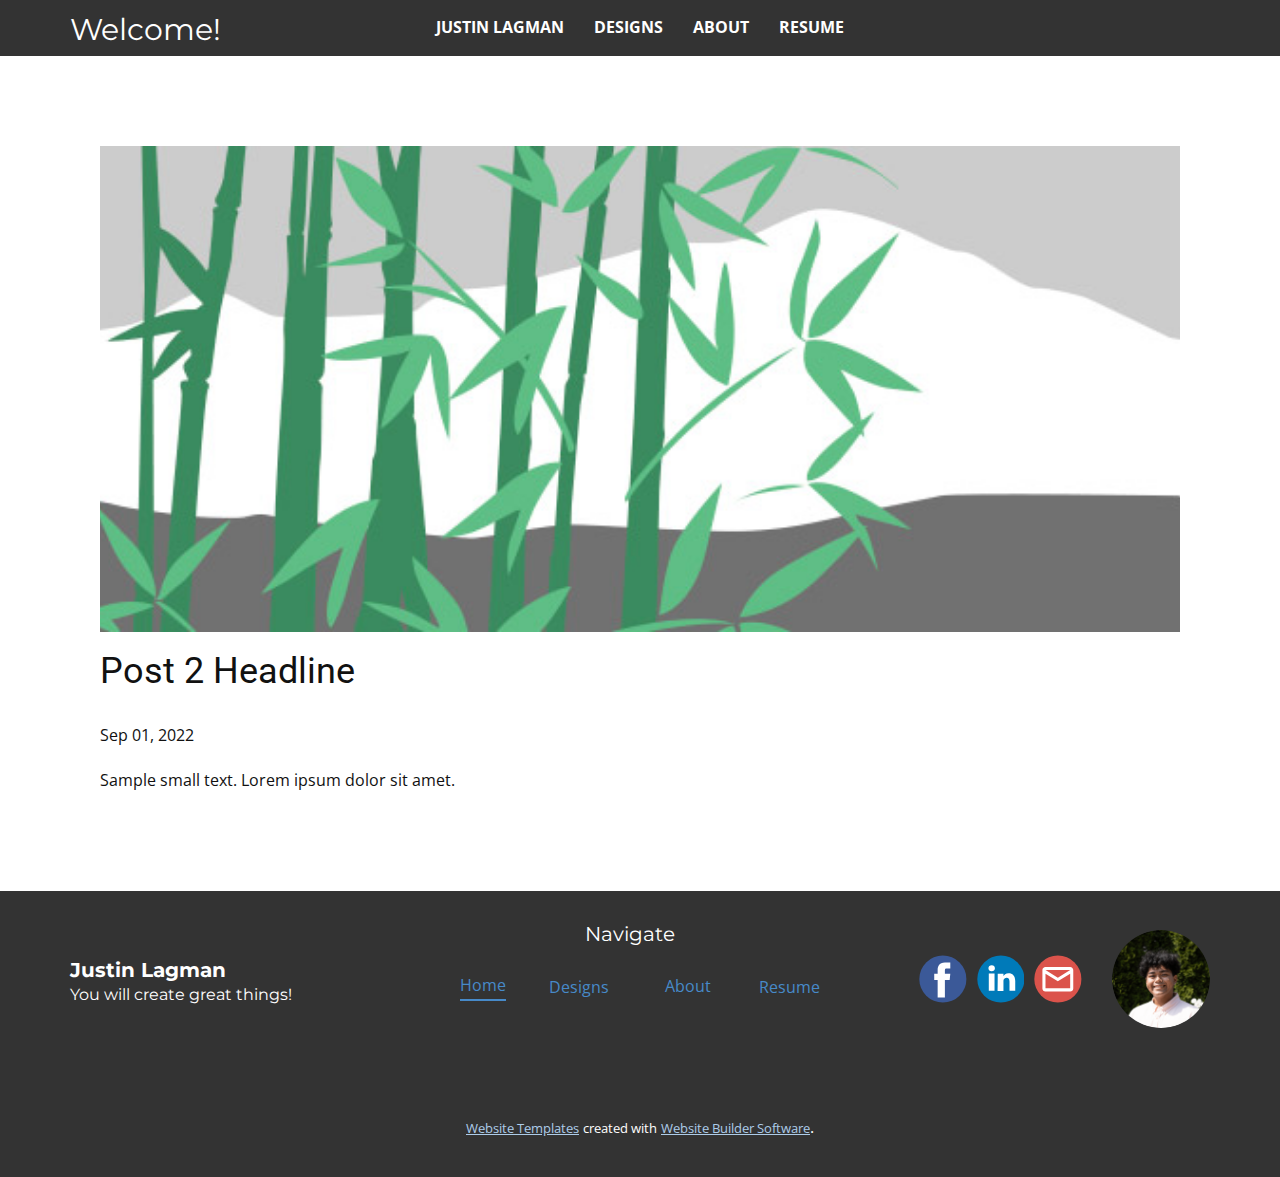
<file: blog/post-1.html>
<!doctype html>
<html style="font-size: 16px;" lang="en"><head>
    <meta name="viewport" content="width=device-width, initial-scale=1.0">
    <meta charset="utf-8">
    <meta name="keywords" content="Post 1 Headline">
    <meta name="description" content="">
    <title>Post 2 Headline</title>
    <link rel="stylesheet" href="../nicepage.css" media="screen">
<link rel="stylesheet" href="../Post-Template.css" media="screen">
    <script class="u-script" type="text/javascript" src="../jquery.js" "="" defer=""></script>
    <script class="u-script" type="text/javascript" src="../nicepage.js" "="" defer=""></script>
    <meta name="generator" content="Nicepage 4.17.10, nicepage.com">
    <link id="u-theme-google-font" rel="stylesheet" href="https://fonts.googleapis.com/css?family=Roboto:100,100i,300,300i,400,400i,500,500i,700,700i,900,900i|Open+Sans:300,300i,400,400i,500,500i,600,600i,700,700i,800,800i">
    <link id="u-page-google-font" rel="stylesheet" href="https://fonts.googleapis.com/css?family=Montserrat:100,100i,200,200i,300,300i,400,400i,500,500i,600,600i,700,700i,800,800i,900,900i">
    
    
    <script type="application/ld+json">{
		"@context": "http://schema.org",
		"@type": "Organization",
		"name": "",
		"sameAs": [
				"https://www.linkedin.com/in/justin-lagman-a50242208",
				"mailto:lagmanj46@gmail.com"
		]
}</script>
    <meta name="theme-color" content="#478ac9">
  </head>
  <body class="u-body u-xl-mode" data-lang="en"><header class="u-clearfix u-grey-80 u-header u-header" id="sec-4971"><div class="u-clearfix u-sheet u-sheet-1">
        <nav class="u-menu u-menu-one-level u-offcanvas u-menu-1">
          <div class="menu-collapse" style="font-size: 1rem; letter-spacing: 0px; font-weight: 700; text-transform: uppercase;">
            <a class="u-button-style u-custom-active-border-color u-custom-active-color u-custom-border u-custom-border-color u-custom-borders u-custom-hover-border-color u-custom-hover-color u-custom-left-right-menu-spacing u-custom-padding-bottom u-custom-text-active-color u-custom-text-color u-custom-text-hover-color u-custom-top-bottom-menu-spacing u-nav-link u-text-active-palette-1-base u-text-hover-palette-2-base" href="#">
              <svg class="u-svg-link" viewBox="0 0 24 24"><use xmlns:xlink="http://www.w3.org/1999/xlink" xlink:href="#menu-hamburger"></use></svg>
              <svg class="u-svg-content" version="1.1" id="menu-hamburger" viewBox="0 0 16 16" x="0px" y="0px" xmlns:xlink="http://www.w3.org/1999/xlink" xmlns="http://www.w3.org/2000/svg"><g><rect y="1" width="16" height="2"></rect><rect y="7" width="16" height="2"></rect><rect y="13" width="16" height="2"></rect>
</g></svg>
            </a>
          </div>
          <div class="u-custom-menu u-nav-container">
            <ul class="u-nav u-spacing-30 u-unstyled u-nav-1"><li class="u-nav-item"><a class="u-border-2 u-border-active-palette-1-base u-border-hover-palette-1-base u-border-no-left u-border-no-right u-border-no-top u-button-style u-nav-link u-text-active-palette-1-base u-text-hover-palette-5-light-2" href="../Justin-Lagman.html" style="padding: 10px 0px;">Justin Lagman</a>
</li><li class="u-nav-item"><a class="u-border-2 u-border-active-palette-1-base u-border-hover-palette-1-base u-border-no-left u-border-no-right u-border-no-top u-button-style u-nav-link u-text-active-palette-1-base u-text-hover-palette-5-light-2" href="../Designs.html" style="padding: 10px 0px;">Designs</a>
</li><li class="u-nav-item"><a class="u-border-2 u-border-active-palette-1-base u-border-hover-palette-1-base u-border-no-left u-border-no-right u-border-no-top u-button-style u-nav-link u-text-active-palette-1-base u-text-hover-palette-5-light-2" href="../About.html" style="padding: 10px 0px;">About</a>
</li><li class="u-nav-item"><a class="u-border-2 u-border-active-palette-1-base u-border-hover-palette-1-base u-border-no-left u-border-no-right u-border-no-top u-button-style u-nav-link u-text-active-palette-1-base u-text-hover-palette-5-light-2" href="https://drive.google.com/file/d/1yN-1Zl8XUMjilQk52ewPSqM_8qWFOoyY/view?usp=sharing" style="padding: 10px 0px;">Resume</a>
</li></ul>
          </div>
          <div class="u-custom-menu u-nav-container-collapse">
            <div class="u-black u-container-style u-inner-container-layout u-opacity u-opacity-95 u-sidenav">
              <div class="u-inner-container-layout u-sidenav-overflow">
                <div class="u-menu-close"></div>
                <ul class="u-align-center u-nav u-popupmenu-items u-unstyled u-nav-2"><li class="u-nav-item"><a class="u-button-style u-nav-link" href="../Justin-Lagman.html">Justin Lagman</a>
</li><li class="u-nav-item"><a class="u-button-style u-nav-link" href="../Designs.html">Designs</a>
</li><li class="u-nav-item"><a class="u-button-style u-nav-link" href="../About.html">About</a>
</li><li class="u-nav-item"><a class="u-button-style u-nav-link" href="https://drive.google.com/file/d/1yN-1Zl8XUMjilQk52ewPSqM_8qWFOoyY/view?usp=sharing">Resume</a>
</li></ul>
              </div>
            </div>
            <div class="u-black u-menu-overlay u-opacity u-opacity-70"></div>
          </div>
        </nav>
        <h3 class="u-custom-font u-font-montserrat u-text u-text-default u-text-1">Welcome!</h3>
      </div></header>
    <section class="u-align-center u-clearfix u-section-1" id="sec-bc24">
      <div class="u-clearfix u-sheet u-valign-middle-md u-valign-middle-sm u-valign-middle-xs u-sheet-1"><!--post_details--><!--post_details_options_json--><!--{"source":""}--><!--/post_details_options_json--><!--blog_post-->
        <div class="u-container-style u-expanded-width u-post-details u-post-details-1">
          <div class="u-container-layout u-valign-middle u-container-layout-1"><!--blog_post_image-->
            <img alt="" class="u-blog-control u-expanded-width u-image u-image-default u-image-1" src="../images/68f64b9d.jpeg"><!--/blog_post_image--><!--blog_post_header-->
            <h2 class="u-blog-control u-text u-text-1">Post 2 Headline</h2><!--/blog_post_header--><!--blog_post_metadata-->
            <div class="u-blog-control u-metadata u-metadata-1"><!--blog_post_metadata_date-->
              <span class="u-meta-date u-meta-icon">Sep 01, 2022</span><!--/blog_post_metadata_date--><!--blog_post_metadata_category-->
              <!--/blog_post_metadata_category--><!--blog_post_metadata_comments-->
              <!--/blog_post_metadata_comments-->
            </div><!--/blog_post_metadata--><!--blog_post_content-->
            <div class="u-align-justify u-blog-control u-post-content u-text u-text-2 fr-view">
  Sample small text. Lorem ipsum dolor sit amet.
  </div><!--/blog_post_content-->
          </div>
        </div><!--/blog_post--><!--/post_details-->
      </div>
    </section>
    
    
    <footer class="u-clearfix u-footer u-grey-80" id="sec-e6f2"><div class="u-clearfix u-sheet u-sheet-1">
        <div class="u-clearfix u-expanded-width u-gutter-30 u-layout-wrap u-layout-wrap-1">
          <div class="u-gutter-0 u-layout">
            <div class="u-layout-row">
              <div class="u-align-left u-container-style u-layout-cell u-left-cell u-size-20 u-layout-cell-1">
                <div class="u-container-layout u-valign-middle u-container-layout-1"><!--position-->
                  <div data-position="" class="u-position u-position-1"><!--block-->
                    <div class="u-block">
                      <div class="u-block-container u-clearfix"><!--block_header-->
                        <h5 class="u-block-header u-custom-font u-font-montserrat u-text u-text-1"><!--block_header_content-->Justin Lagman<!--/block_header_content--></h5><!--/block_header--><!--block_content-->
                        <div class="u-block-content u-custom-font u-font-montserrat u-text"><!--block_content_content-->You will create great things!<!--/block_content_content--></div><!--/block_content-->
                      </div>
                    </div><!--/block-->
                  </div><!--/position-->
                </div>
              </div>
              <div class="u-align-center u-container-style u-layout-cell u-size-20 u-layout-cell-2">
                <div class="u-container-layout u-container-layout-2">
                  <p class="u-custom-font u-font-montserrat u-text u-text-3">Navigate<br>
                  </p>
                  <a href="https://nicepage.com/c/shapes-website-templates" class="u-active-none u-border-2 u-border-active-palette-2-dark-1 u-border-hover-palette-2-base u-border-palette-1-base u-btn u-button-style u-hover-none u-none u-text-hover-palette-2-base u-text-palette-1-base u-btn-1">Home</a>
                  <a href="../Designs.html" data-page-id="14115886" class="u-border-1 u-border-active-palette-2-base u-border-hover-palette-1-base u-btn u-button-style u-none u-text-palette-1-base u-btn-2">Designs</a>
                  <a href="../About.html" data-page-id="43297593" class="u-border-1 u-border-active-palette-2-base u-border-hover-palette-1-base u-btn u-button-style u-none u-text-palette-1-base u-btn-3">About</a>
                  <a href="https://nicepage.com/website-builder" class="u-border-1 u-border-active-palette-2-base u-border-hover-palette-1-base u-btn u-button-style u-none u-text-palette-1-base u-btn-4">Resume</a>
                </div>
              </div>
              <div class="u-align-right u-container-style u-layout-cell u-right-cell u-size-20 u-layout-cell-3">
                <div class="u-container-layout u-container-layout-3">
                  <div class="u-social-icons u-spacing-10 u-social-icons-1">
                    <a class="u-social-url" title="facebook" target="_blank" href=""><span class="u-icon u-social-facebook u-social-icon u-icon-1"><svg class="u-svg-link" preserveAspectRatio="xMidYMin slice" viewBox="0 0 112 112" style=""><use xmlns:xlink="http://www.w3.org/1999/xlink" xlink:href="#svg-3cac"></use></svg><svg class="u-svg-content" viewBox="0 0 112 112" x="0" y="0" id="svg-3cac"><circle fill="currentColor" cx="56.1" cy="56.1" r="55"></circle><path fill="#FFFFFF" d="M73.5,31.6h-9.1c-1.4,0-3.6,0.8-3.6,3.9v8.5h12.6L72,58.3H60.8v40.8H43.9V58.3h-8V43.9h8v-9.2
            c0-6.7,3.1-17,17-17h12.5v13.9H73.5z"></path></svg></span>
                    </a>
                    <a class="u-social-url" title="linkedin" target="_blank" href="https://www.linkedin.com/in/justin-lagman-a50242208"><span class="u-icon u-social-icon u-social-linkedin u-icon-2"><svg class="u-svg-link" preserveAspectRatio="xMidYMin slice" viewBox="0 0 112 112" style=""><use xmlns:xlink="http://www.w3.org/1999/xlink" xlink:href="#svg-db4b"></use></svg><svg class="u-svg-content" viewBox="0 0 112 112" x="0" y="0" id="svg-db4b"><circle fill="currentColor" cx="56.1" cy="56.1" r="55"></circle><path fill="#FFFFFF" d="M41.3,83.7H27.9V43.4h13.4V83.7z M34.6,37.9L34.6,37.9c-4.6,0-7.5-3.1-7.5-7c0-4,3-7,7.6-7s7.4,3,7.5,7
            C42.2,34.8,39.2,37.9,34.6,37.9z M89.6,83.7H76.2V62.2c0-5.4-1.9-9.1-6.8-9.1c-3.7,0-5.9,2.5-6.9,4.9c-0.4,0.9-0.4,2.1-0.4,3.3v22.5
            H48.7c0,0,0.2-36.5,0-40.3h13.4v5.7c1.8-2.7,5-6.7,12.1-6.7c8.8,0,15.4,5.8,15.4,18.1V83.7z"></path></svg></span>
                    </a>
                    <a class="u-social-url" target="_blank" data-type="Email" title="Email" href="../mailto:lagmanj46@gmail.com"><span class="u-icon u-social-email u-social-icon u-icon-3"><svg class="u-svg-link" preserveAspectRatio="xMidYMin slice" viewBox="0 0 112 112" style=""><use xmlns:xlink="http://www.w3.org/1999/xlink" xlink:href="#svg-08fe"></use></svg><svg class="u-svg-content" viewBox="0 0 112 112" x="0" y="0" id="svg-08fe"><circle fill="currentColor" cx="56.1" cy="56.1" r="55"></circle><path id="path3864" fill="#FFFFFF" d="M27.2,28h57.6c4,0,7.2,3.2,7.2,7.2l0,0v42.7c0,3.9-3.2,7.2-7.2,7.2l0,0H27.2
	c-4,0-7.2-3.2-7.2-7.2V35.2C20,31.1,23.2,28,27.2,28 M56,52.9l28.8-17.8H27.2L56,52.9 M27.2,77.7h57.6V43.5L56,61.3L27.2,43.5V77.7z
	"></path></svg></span>
                    </a>
                  </div>
                  <img class="u-image u-image-circle u-image-contain u-preserve-proportions u-image-1" src="../images/JustinHeadshot-modified-min.png" alt="" data-image-width="1920" data-image-height="1920">
                </div>
              </div>
            </div>
          </div>
        </div>
      </div></footer>
    <section class="u-backlink u-clearfix u-grey-80">
      <a class="u-link" href="https://nicepage.com/website-templates" target="_blank">
        <span>Website Templates</span>
      </a>
      <p class="u-text">
        <span>created with</span>
      </p>
      <a class="u-link" href="" target="_blank">
        <span>Website Builder Software</span>
      </a>. 
    </section>
  
</body></html>
</file>
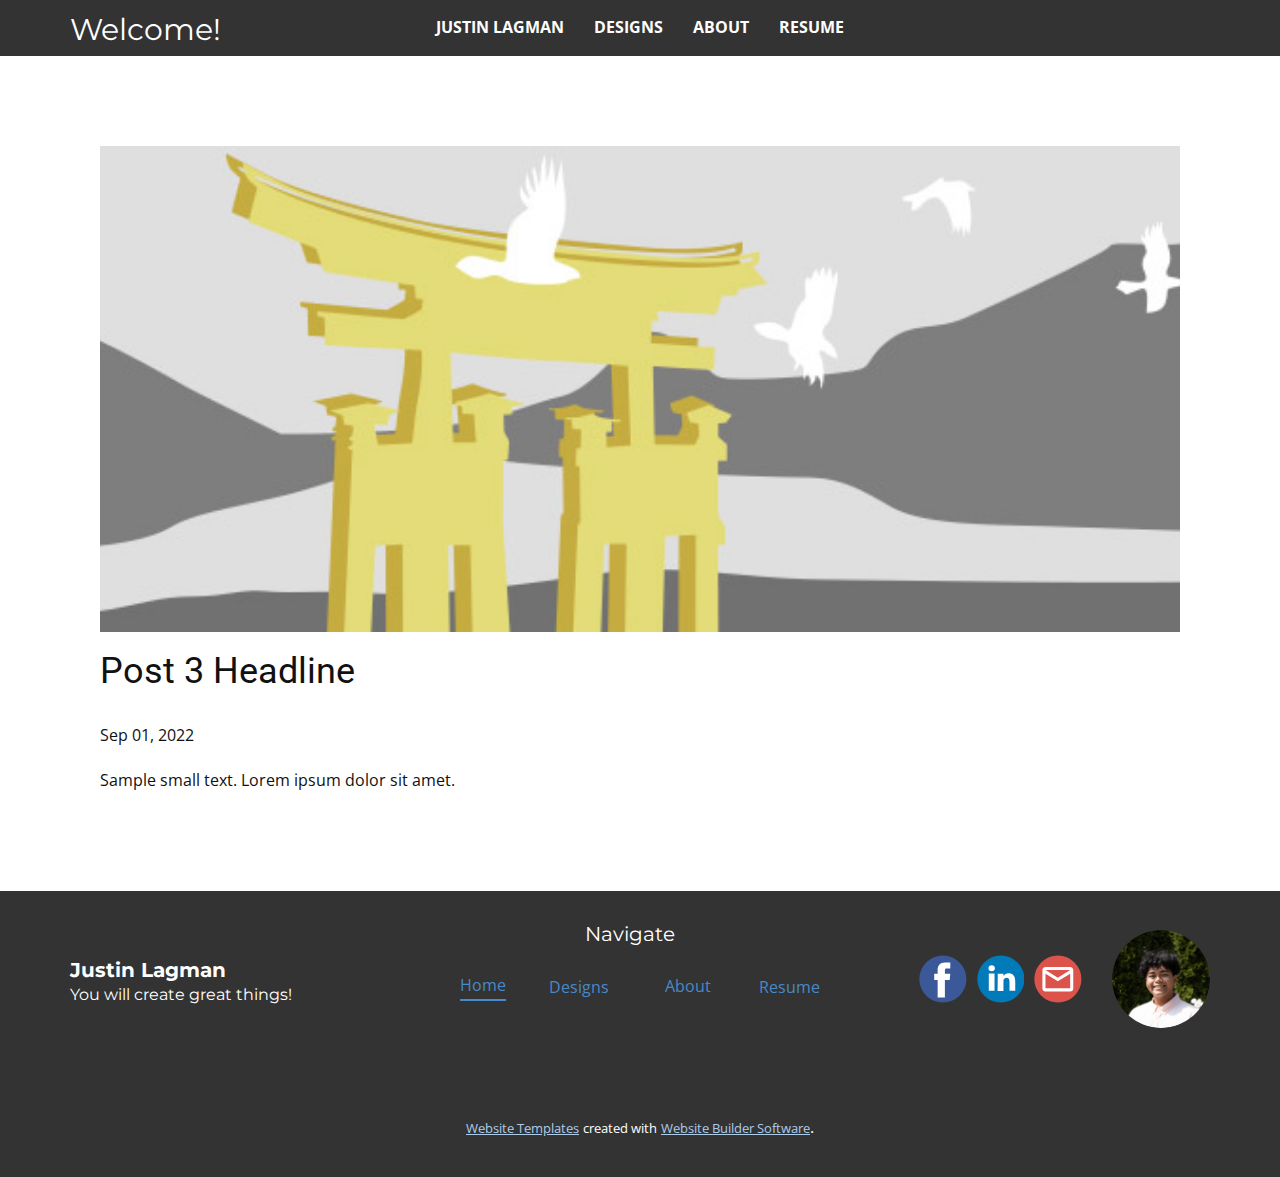
<file: blog/post-2.html>
<!doctype html>
<html style="font-size: 16px;" lang="en"><head>
    <meta name="viewport" content="width=device-width, initial-scale=1.0">
    <meta charset="utf-8">
    <meta name="keywords" content="Post 1 Headline">
    <meta name="description" content="">
    <title>Post 3 Headline</title>
    <link rel="stylesheet" href="../nicepage.css" media="screen">
<link rel="stylesheet" href="../Post-Template.css" media="screen">
    <script class="u-script" type="text/javascript" src="../jquery.js" "="" defer=""></script>
    <script class="u-script" type="text/javascript" src="../nicepage.js" "="" defer=""></script>
    <meta name="generator" content="Nicepage 4.17.10, nicepage.com">
    <link id="u-theme-google-font" rel="stylesheet" href="https://fonts.googleapis.com/css?family=Roboto:100,100i,300,300i,400,400i,500,500i,700,700i,900,900i|Open+Sans:300,300i,400,400i,500,500i,600,600i,700,700i,800,800i">
    <link id="u-page-google-font" rel="stylesheet" href="https://fonts.googleapis.com/css?family=Montserrat:100,100i,200,200i,300,300i,400,400i,500,500i,600,600i,700,700i,800,800i,900,900i">
    
    
    <script type="application/ld+json">{
		"@context": "http://schema.org",
		"@type": "Organization",
		"name": "",
		"sameAs": [
				"https://www.linkedin.com/in/justin-lagman-a50242208",
				"mailto:lagmanj46@gmail.com"
		]
}</script>
    <meta name="theme-color" content="#478ac9">
  </head>
  <body class="u-body u-xl-mode" data-lang="en"><header class="u-clearfix u-grey-80 u-header u-header" id="sec-4971"><div class="u-clearfix u-sheet u-sheet-1">
        <nav class="u-menu u-menu-one-level u-offcanvas u-menu-1">
          <div class="menu-collapse" style="font-size: 1rem; letter-spacing: 0px; font-weight: 700; text-transform: uppercase;">
            <a class="u-button-style u-custom-active-border-color u-custom-active-color u-custom-border u-custom-border-color u-custom-borders u-custom-hover-border-color u-custom-hover-color u-custom-left-right-menu-spacing u-custom-padding-bottom u-custom-text-active-color u-custom-text-color u-custom-text-hover-color u-custom-top-bottom-menu-spacing u-nav-link u-text-active-palette-1-base u-text-hover-palette-2-base" href="#">
              <svg class="u-svg-link" viewBox="0 0 24 24"><use xmlns:xlink="http://www.w3.org/1999/xlink" xlink:href="#menu-hamburger"></use></svg>
              <svg class="u-svg-content" version="1.1" id="menu-hamburger" viewBox="0 0 16 16" x="0px" y="0px" xmlns:xlink="http://www.w3.org/1999/xlink" xmlns="http://www.w3.org/2000/svg"><g><rect y="1" width="16" height="2"></rect><rect y="7" width="16" height="2"></rect><rect y="13" width="16" height="2"></rect>
</g></svg>
            </a>
          </div>
          <div class="u-custom-menu u-nav-container">
            <ul class="u-nav u-spacing-30 u-unstyled u-nav-1"><li class="u-nav-item"><a class="u-border-2 u-border-active-palette-1-base u-border-hover-palette-1-base u-border-no-left u-border-no-right u-border-no-top u-button-style u-nav-link u-text-active-palette-1-base u-text-hover-palette-5-light-2" href="../Justin-Lagman.html" style="padding: 10px 0px;">Justin Lagman</a>
</li><li class="u-nav-item"><a class="u-border-2 u-border-active-palette-1-base u-border-hover-palette-1-base u-border-no-left u-border-no-right u-border-no-top u-button-style u-nav-link u-text-active-palette-1-base u-text-hover-palette-5-light-2" href="../Designs.html" style="padding: 10px 0px;">Designs</a>
</li><li class="u-nav-item"><a class="u-border-2 u-border-active-palette-1-base u-border-hover-palette-1-base u-border-no-left u-border-no-right u-border-no-top u-button-style u-nav-link u-text-active-palette-1-base u-text-hover-palette-5-light-2" href="../About.html" style="padding: 10px 0px;">About</a>
</li><li class="u-nav-item"><a class="u-border-2 u-border-active-palette-1-base u-border-hover-palette-1-base u-border-no-left u-border-no-right u-border-no-top u-button-style u-nav-link u-text-active-palette-1-base u-text-hover-palette-5-light-2" href="https://drive.google.com/file/d/1yN-1Zl8XUMjilQk52ewPSqM_8qWFOoyY/view?usp=sharing" style="padding: 10px 0px;">Resume</a>
</li></ul>
          </div>
          <div class="u-custom-menu u-nav-container-collapse">
            <div class="u-black u-container-style u-inner-container-layout u-opacity u-opacity-95 u-sidenav">
              <div class="u-inner-container-layout u-sidenav-overflow">
                <div class="u-menu-close"></div>
                <ul class="u-align-center u-nav u-popupmenu-items u-unstyled u-nav-2"><li class="u-nav-item"><a class="u-button-style u-nav-link" href="../Justin-Lagman.html">Justin Lagman</a>
</li><li class="u-nav-item"><a class="u-button-style u-nav-link" href="../Designs.html">Designs</a>
</li><li class="u-nav-item"><a class="u-button-style u-nav-link" href="../About.html">About</a>
</li><li class="u-nav-item"><a class="u-button-style u-nav-link" href="https://drive.google.com/file/d/1yN-1Zl8XUMjilQk52ewPSqM_8qWFOoyY/view?usp=sharing">Resume</a>
</li></ul>
              </div>
            </div>
            <div class="u-black u-menu-overlay u-opacity u-opacity-70"></div>
          </div>
        </nav>
        <h3 class="u-custom-font u-font-montserrat u-text u-text-default u-text-1">Welcome!</h3>
      </div></header>
    <section class="u-align-center u-clearfix u-section-1" id="sec-bc24">
      <div class="u-clearfix u-sheet u-valign-middle-md u-valign-middle-sm u-valign-middle-xs u-sheet-1"><!--post_details--><!--post_details_options_json--><!--{"source":""}--><!--/post_details_options_json--><!--blog_post-->
        <div class="u-container-style u-expanded-width u-post-details u-post-details-1">
          <div class="u-container-layout u-valign-middle u-container-layout-1"><!--blog_post_image-->
            <img alt="" class="u-blog-control u-expanded-width u-image u-image-default u-image-1" src="../images/8ad73f3c.jpeg"><!--/blog_post_image--><!--blog_post_header-->
            <h2 class="u-blog-control u-text u-text-1">Post 3 Headline</h2><!--/blog_post_header--><!--blog_post_metadata-->
            <div class="u-blog-control u-metadata u-metadata-1"><!--blog_post_metadata_date-->
              <span class="u-meta-date u-meta-icon">Sep 01, 2022</span><!--/blog_post_metadata_date--><!--blog_post_metadata_category-->
              <!--/blog_post_metadata_category--><!--blog_post_metadata_comments-->
              <!--/blog_post_metadata_comments-->
            </div><!--/blog_post_metadata--><!--blog_post_content-->
            <div class="u-align-justify u-blog-control u-post-content u-text u-text-2 fr-view">
  Sample small text. Lorem ipsum dolor sit amet.
  </div><!--/blog_post_content-->
          </div>
        </div><!--/blog_post--><!--/post_details-->
      </div>
    </section>
    
    
    <footer class="u-clearfix u-footer u-grey-80" id="sec-e6f2"><div class="u-clearfix u-sheet u-sheet-1">
        <div class="u-clearfix u-expanded-width u-gutter-30 u-layout-wrap u-layout-wrap-1">
          <div class="u-gutter-0 u-layout">
            <div class="u-layout-row">
              <div class="u-align-left u-container-style u-layout-cell u-left-cell u-size-20 u-layout-cell-1">
                <div class="u-container-layout u-valign-middle u-container-layout-1"><!--position-->
                  <div data-position="" class="u-position u-position-1"><!--block-->
                    <div class="u-block">
                      <div class="u-block-container u-clearfix"><!--block_header-->
                        <h5 class="u-block-header u-custom-font u-font-montserrat u-text u-text-1"><!--block_header_content-->Justin Lagman<!--/block_header_content--></h5><!--/block_header--><!--block_content-->
                        <div class="u-block-content u-custom-font u-font-montserrat u-text"><!--block_content_content-->You will create great things!<!--/block_content_content--></div><!--/block_content-->
                      </div>
                    </div><!--/block-->
                  </div><!--/position-->
                </div>
              </div>
              <div class="u-align-center u-container-style u-layout-cell u-size-20 u-layout-cell-2">
                <div class="u-container-layout u-container-layout-2">
                  <p class="u-custom-font u-font-montserrat u-text u-text-3">Navigate<br>
                  </p>
                  <a href="https://nicepage.com/c/shapes-website-templates" class="u-active-none u-border-2 u-border-active-palette-2-dark-1 u-border-hover-palette-2-base u-border-palette-1-base u-btn u-button-style u-hover-none u-none u-text-hover-palette-2-base u-text-palette-1-base u-btn-1">Home</a>
                  <a href="../Designs.html" data-page-id="14115886" class="u-border-1 u-border-active-palette-2-base u-border-hover-palette-1-base u-btn u-button-style u-none u-text-palette-1-base u-btn-2">Designs</a>
                  <a href="../About.html" data-page-id="43297593" class="u-border-1 u-border-active-palette-2-base u-border-hover-palette-1-base u-btn u-button-style u-none u-text-palette-1-base u-btn-3">About</a>
                  <a href="https://nicepage.com/website-builder" class="u-border-1 u-border-active-palette-2-base u-border-hover-palette-1-base u-btn u-button-style u-none u-text-palette-1-base u-btn-4">Resume</a>
                </div>
              </div>
              <div class="u-align-right u-container-style u-layout-cell u-right-cell u-size-20 u-layout-cell-3">
                <div class="u-container-layout u-container-layout-3">
                  <div class="u-social-icons u-spacing-10 u-social-icons-1">
                    <a class="u-social-url" title="facebook" target="_blank" href=""><span class="u-icon u-social-facebook u-social-icon u-icon-1"><svg class="u-svg-link" preserveAspectRatio="xMidYMin slice" viewBox="0 0 112 112" style=""><use xmlns:xlink="http://www.w3.org/1999/xlink" xlink:href="#svg-3cac"></use></svg><svg class="u-svg-content" viewBox="0 0 112 112" x="0" y="0" id="svg-3cac"><circle fill="currentColor" cx="56.1" cy="56.1" r="55"></circle><path fill="#FFFFFF" d="M73.5,31.6h-9.1c-1.4,0-3.6,0.8-3.6,3.9v8.5h12.6L72,58.3H60.8v40.8H43.9V58.3h-8V43.9h8v-9.2
            c0-6.7,3.1-17,17-17h12.5v13.9H73.5z"></path></svg></span>
                    </a>
                    <a class="u-social-url" title="linkedin" target="_blank" href="https://www.linkedin.com/in/justin-lagman-a50242208"><span class="u-icon u-social-icon u-social-linkedin u-icon-2"><svg class="u-svg-link" preserveAspectRatio="xMidYMin slice" viewBox="0 0 112 112" style=""><use xmlns:xlink="http://www.w3.org/1999/xlink" xlink:href="#svg-db4b"></use></svg><svg class="u-svg-content" viewBox="0 0 112 112" x="0" y="0" id="svg-db4b"><circle fill="currentColor" cx="56.1" cy="56.1" r="55"></circle><path fill="#FFFFFF" d="M41.3,83.7H27.9V43.4h13.4V83.7z M34.6,37.9L34.6,37.9c-4.6,0-7.5-3.1-7.5-7c0-4,3-7,7.6-7s7.4,3,7.5,7
            C42.2,34.8,39.2,37.9,34.6,37.9z M89.6,83.7H76.2V62.2c0-5.4-1.9-9.1-6.8-9.1c-3.7,0-5.9,2.5-6.9,4.9c-0.4,0.9-0.4,2.1-0.4,3.3v22.5
            H48.7c0,0,0.2-36.5,0-40.3h13.4v5.7c1.8-2.7,5-6.7,12.1-6.7c8.8,0,15.4,5.8,15.4,18.1V83.7z"></path></svg></span>
                    </a>
                    <a class="u-social-url" target="_blank" data-type="Email" title="Email" href="../mailto:lagmanj46@gmail.com"><span class="u-icon u-social-email u-social-icon u-icon-3"><svg class="u-svg-link" preserveAspectRatio="xMidYMin slice" viewBox="0 0 112 112" style=""><use xmlns:xlink="http://www.w3.org/1999/xlink" xlink:href="#svg-08fe"></use></svg><svg class="u-svg-content" viewBox="0 0 112 112" x="0" y="0" id="svg-08fe"><circle fill="currentColor" cx="56.1" cy="56.1" r="55"></circle><path id="path3864" fill="#FFFFFF" d="M27.2,28h57.6c4,0,7.2,3.2,7.2,7.2l0,0v42.7c0,3.9-3.2,7.2-7.2,7.2l0,0H27.2
	c-4,0-7.2-3.2-7.2-7.2V35.2C20,31.1,23.2,28,27.2,28 M56,52.9l28.8-17.8H27.2L56,52.9 M27.2,77.7h57.6V43.5L56,61.3L27.2,43.5V77.7z
	"></path></svg></span>
                    </a>
                  </div>
                  <img class="u-image u-image-circle u-image-contain u-preserve-proportions u-image-1" src="../images/JustinHeadshot-modified-min.png" alt="" data-image-width="1920" data-image-height="1920">
                </div>
              </div>
            </div>
          </div>
        </div>
      </div></footer>
    <section class="u-backlink u-clearfix u-grey-80">
      <a class="u-link" href="https://nicepage.com/website-templates" target="_blank">
        <span>Website Templates</span>
      </a>
      <p class="u-text">
        <span>created with</span>
      </p>
      <a class="u-link" href="" target="_blank">
        <span>Website Builder Software</span>
      </a>. 
    </section>
  
</body></html>
</file>
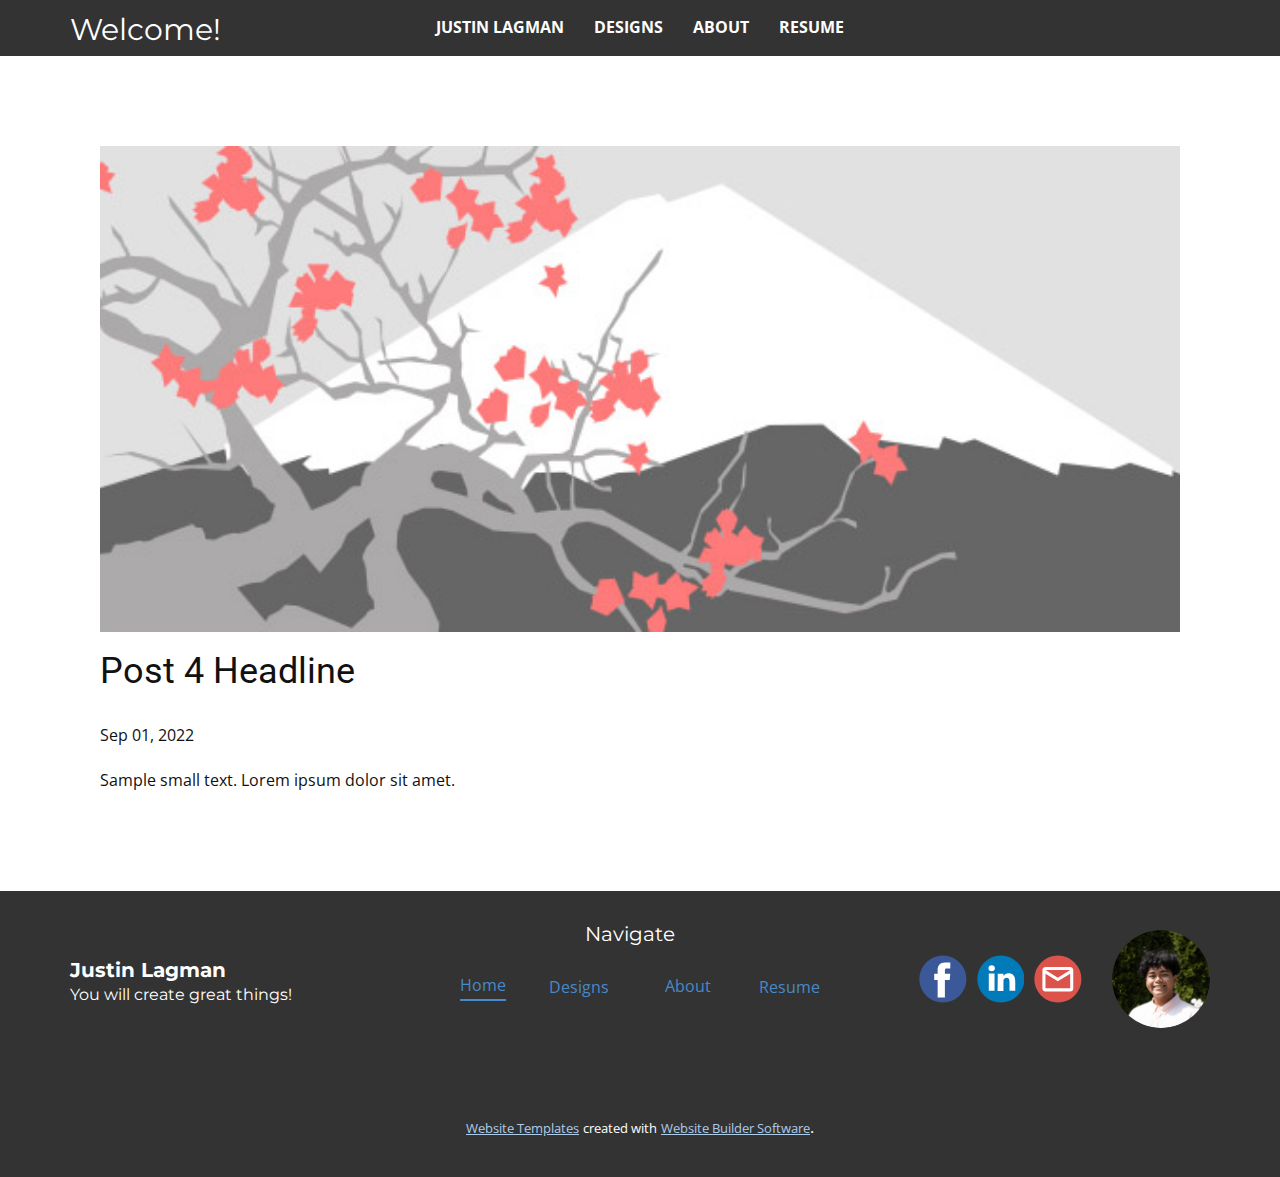
<file: blog/post-3.html>
<!doctype html>
<html style="font-size: 16px;" lang="en"><head>
    <meta name="viewport" content="width=device-width, initial-scale=1.0">
    <meta charset="utf-8">
    <meta name="keywords" content="Post 1 Headline">
    <meta name="description" content="">
    <title>Post 4 Headline</title>
    <link rel="stylesheet" href="../nicepage.css" media="screen">
<link rel="stylesheet" href="../Post-Template.css" media="screen">
    <script class="u-script" type="text/javascript" src="../jquery.js" "="" defer=""></script>
    <script class="u-script" type="text/javascript" src="../nicepage.js" "="" defer=""></script>
    <meta name="generator" content="Nicepage 4.17.10, nicepage.com">
    <link id="u-theme-google-font" rel="stylesheet" href="https://fonts.googleapis.com/css?family=Roboto:100,100i,300,300i,400,400i,500,500i,700,700i,900,900i|Open+Sans:300,300i,400,400i,500,500i,600,600i,700,700i,800,800i">
    <link id="u-page-google-font" rel="stylesheet" href="https://fonts.googleapis.com/css?family=Montserrat:100,100i,200,200i,300,300i,400,400i,500,500i,600,600i,700,700i,800,800i,900,900i">
    
    
    <script type="application/ld+json">{
		"@context": "http://schema.org",
		"@type": "Organization",
		"name": "",
		"sameAs": [
				"https://www.linkedin.com/in/justin-lagman-a50242208",
				"mailto:lagmanj46@gmail.com"
		]
}</script>
    <meta name="theme-color" content="#478ac9">
  </head>
  <body class="u-body u-xl-mode" data-lang="en"><header class="u-clearfix u-grey-80 u-header u-header" id="sec-4971"><div class="u-clearfix u-sheet u-sheet-1">
        <nav class="u-menu u-menu-one-level u-offcanvas u-menu-1">
          <div class="menu-collapse" style="font-size: 1rem; letter-spacing: 0px; font-weight: 700; text-transform: uppercase;">
            <a class="u-button-style u-custom-active-border-color u-custom-active-color u-custom-border u-custom-border-color u-custom-borders u-custom-hover-border-color u-custom-hover-color u-custom-left-right-menu-spacing u-custom-padding-bottom u-custom-text-active-color u-custom-text-color u-custom-text-hover-color u-custom-top-bottom-menu-spacing u-nav-link u-text-active-palette-1-base u-text-hover-palette-2-base" href="#">
              <svg class="u-svg-link" viewBox="0 0 24 24"><use xmlns:xlink="http://www.w3.org/1999/xlink" xlink:href="#menu-hamburger"></use></svg>
              <svg class="u-svg-content" version="1.1" id="menu-hamburger" viewBox="0 0 16 16" x="0px" y="0px" xmlns:xlink="http://www.w3.org/1999/xlink" xmlns="http://www.w3.org/2000/svg"><g><rect y="1" width="16" height="2"></rect><rect y="7" width="16" height="2"></rect><rect y="13" width="16" height="2"></rect>
</g></svg>
            </a>
          </div>
          <div class="u-custom-menu u-nav-container">
            <ul class="u-nav u-spacing-30 u-unstyled u-nav-1"><li class="u-nav-item"><a class="u-border-2 u-border-active-palette-1-base u-border-hover-palette-1-base u-border-no-left u-border-no-right u-border-no-top u-button-style u-nav-link u-text-active-palette-1-base u-text-hover-palette-5-light-2" href="../Justin-Lagman.html" style="padding: 10px 0px;">Justin Lagman</a>
</li><li class="u-nav-item"><a class="u-border-2 u-border-active-palette-1-base u-border-hover-palette-1-base u-border-no-left u-border-no-right u-border-no-top u-button-style u-nav-link u-text-active-palette-1-base u-text-hover-palette-5-light-2" href="../Designs.html" style="padding: 10px 0px;">Designs</a>
</li><li class="u-nav-item"><a class="u-border-2 u-border-active-palette-1-base u-border-hover-palette-1-base u-border-no-left u-border-no-right u-border-no-top u-button-style u-nav-link u-text-active-palette-1-base u-text-hover-palette-5-light-2" href="../About.html" style="padding: 10px 0px;">About</a>
</li><li class="u-nav-item"><a class="u-border-2 u-border-active-palette-1-base u-border-hover-palette-1-base u-border-no-left u-border-no-right u-border-no-top u-button-style u-nav-link u-text-active-palette-1-base u-text-hover-palette-5-light-2" href="https://drive.google.com/file/d/1yN-1Zl8XUMjilQk52ewPSqM_8qWFOoyY/view?usp=sharing" style="padding: 10px 0px;">Resume</a>
</li></ul>
          </div>
          <div class="u-custom-menu u-nav-container-collapse">
            <div class="u-black u-container-style u-inner-container-layout u-opacity u-opacity-95 u-sidenav">
              <div class="u-inner-container-layout u-sidenav-overflow">
                <div class="u-menu-close"></div>
                <ul class="u-align-center u-nav u-popupmenu-items u-unstyled u-nav-2"><li class="u-nav-item"><a class="u-button-style u-nav-link" href="../Justin-Lagman.html">Justin Lagman</a>
</li><li class="u-nav-item"><a class="u-button-style u-nav-link" href="../Designs.html">Designs</a>
</li><li class="u-nav-item"><a class="u-button-style u-nav-link" href="../About.html">About</a>
</li><li class="u-nav-item"><a class="u-button-style u-nav-link" href="https://drive.google.com/file/d/1yN-1Zl8XUMjilQk52ewPSqM_8qWFOoyY/view?usp=sharing">Resume</a>
</li></ul>
              </div>
            </div>
            <div class="u-black u-menu-overlay u-opacity u-opacity-70"></div>
          </div>
        </nav>
        <h3 class="u-custom-font u-font-montserrat u-text u-text-default u-text-1">Welcome!</h3>
      </div></header>
    <section class="u-align-center u-clearfix u-section-1" id="sec-bc24">
      <div class="u-clearfix u-sheet u-valign-middle-md u-valign-middle-sm u-valign-middle-xs u-sheet-1"><!--post_details--><!--post_details_options_json--><!--{"source":""}--><!--/post_details_options_json--><!--blog_post-->
        <div class="u-container-style u-expanded-width u-post-details u-post-details-1">
          <div class="u-container-layout u-valign-middle u-container-layout-1"><!--blog_post_image-->
            <img alt="" class="u-blog-control u-expanded-width u-image u-image-default u-image-1" src="../images/0fd3416c.jpeg"><!--/blog_post_image--><!--blog_post_header-->
            <h2 class="u-blog-control u-text u-text-1">Post 4 Headline</h2><!--/blog_post_header--><!--blog_post_metadata-->
            <div class="u-blog-control u-metadata u-metadata-1"><!--blog_post_metadata_date-->
              <span class="u-meta-date u-meta-icon">Sep 01, 2022</span><!--/blog_post_metadata_date--><!--blog_post_metadata_category-->
              <!--/blog_post_metadata_category--><!--blog_post_metadata_comments-->
              <!--/blog_post_metadata_comments-->
            </div><!--/blog_post_metadata--><!--blog_post_content-->
            <div class="u-align-justify u-blog-control u-post-content u-text u-text-2 fr-view">
  Sample small text. Lorem ipsum dolor sit amet.
  </div><!--/blog_post_content-->
          </div>
        </div><!--/blog_post--><!--/post_details-->
      </div>
    </section>
    
    
    <footer class="u-clearfix u-footer u-grey-80" id="sec-e6f2"><div class="u-clearfix u-sheet u-sheet-1">
        <div class="u-clearfix u-expanded-width u-gutter-30 u-layout-wrap u-layout-wrap-1">
          <div class="u-gutter-0 u-layout">
            <div class="u-layout-row">
              <div class="u-align-left u-container-style u-layout-cell u-left-cell u-size-20 u-layout-cell-1">
                <div class="u-container-layout u-valign-middle u-container-layout-1"><!--position-->
                  <div data-position="" class="u-position u-position-1"><!--block-->
                    <div class="u-block">
                      <div class="u-block-container u-clearfix"><!--block_header-->
                        <h5 class="u-block-header u-custom-font u-font-montserrat u-text u-text-1"><!--block_header_content-->Justin Lagman<!--/block_header_content--></h5><!--/block_header--><!--block_content-->
                        <div class="u-block-content u-custom-font u-font-montserrat u-text"><!--block_content_content-->You will create great things!<!--/block_content_content--></div><!--/block_content-->
                      </div>
                    </div><!--/block-->
                  </div><!--/position-->
                </div>
              </div>
              <div class="u-align-center u-container-style u-layout-cell u-size-20 u-layout-cell-2">
                <div class="u-container-layout u-container-layout-2">
                  <p class="u-custom-font u-font-montserrat u-text u-text-3">Navigate<br>
                  </p>
                  <a href="https://nicepage.com/c/shapes-website-templates" class="u-active-none u-border-2 u-border-active-palette-2-dark-1 u-border-hover-palette-2-base u-border-palette-1-base u-btn u-button-style u-hover-none u-none u-text-hover-palette-2-base u-text-palette-1-base u-btn-1">Home</a>
                  <a href="../Designs.html" data-page-id="14115886" class="u-border-1 u-border-active-palette-2-base u-border-hover-palette-1-base u-btn u-button-style u-none u-text-palette-1-base u-btn-2">Designs</a>
                  <a href="../About.html" data-page-id="43297593" class="u-border-1 u-border-active-palette-2-base u-border-hover-palette-1-base u-btn u-button-style u-none u-text-palette-1-base u-btn-3">About</a>
                  <a href="https://nicepage.com/website-builder" class="u-border-1 u-border-active-palette-2-base u-border-hover-palette-1-base u-btn u-button-style u-none u-text-palette-1-base u-btn-4">Resume</a>
                </div>
              </div>
              <div class="u-align-right u-container-style u-layout-cell u-right-cell u-size-20 u-layout-cell-3">
                <div class="u-container-layout u-container-layout-3">
                  <div class="u-social-icons u-spacing-10 u-social-icons-1">
                    <a class="u-social-url" title="facebook" target="_blank" href=""><span class="u-icon u-social-facebook u-social-icon u-icon-1"><svg class="u-svg-link" preserveAspectRatio="xMidYMin slice" viewBox="0 0 112 112" style=""><use xmlns:xlink="http://www.w3.org/1999/xlink" xlink:href="#svg-3cac"></use></svg><svg class="u-svg-content" viewBox="0 0 112 112" x="0" y="0" id="svg-3cac"><circle fill="currentColor" cx="56.1" cy="56.1" r="55"></circle><path fill="#FFFFFF" d="M73.5,31.6h-9.1c-1.4,0-3.6,0.8-3.6,3.9v8.5h12.6L72,58.3H60.8v40.8H43.9V58.3h-8V43.9h8v-9.2
            c0-6.7,3.1-17,17-17h12.5v13.9H73.5z"></path></svg></span>
                    </a>
                    <a class="u-social-url" title="linkedin" target="_blank" href="https://www.linkedin.com/in/justin-lagman-a50242208"><span class="u-icon u-social-icon u-social-linkedin u-icon-2"><svg class="u-svg-link" preserveAspectRatio="xMidYMin slice" viewBox="0 0 112 112" style=""><use xmlns:xlink="http://www.w3.org/1999/xlink" xlink:href="#svg-db4b"></use></svg><svg class="u-svg-content" viewBox="0 0 112 112" x="0" y="0" id="svg-db4b"><circle fill="currentColor" cx="56.1" cy="56.1" r="55"></circle><path fill="#FFFFFF" d="M41.3,83.7H27.9V43.4h13.4V83.7z M34.6,37.9L34.6,37.9c-4.6,0-7.5-3.1-7.5-7c0-4,3-7,7.6-7s7.4,3,7.5,7
            C42.2,34.8,39.2,37.9,34.6,37.9z M89.6,83.7H76.2V62.2c0-5.4-1.9-9.1-6.8-9.1c-3.7,0-5.9,2.5-6.9,4.9c-0.4,0.9-0.4,2.1-0.4,3.3v22.5
            H48.7c0,0,0.2-36.5,0-40.3h13.4v5.7c1.8-2.7,5-6.7,12.1-6.7c8.8,0,15.4,5.8,15.4,18.1V83.7z"></path></svg></span>
                    </a>
                    <a class="u-social-url" target="_blank" data-type="Email" title="Email" href="../mailto:lagmanj46@gmail.com"><span class="u-icon u-social-email u-social-icon u-icon-3"><svg class="u-svg-link" preserveAspectRatio="xMidYMin slice" viewBox="0 0 112 112" style=""><use xmlns:xlink="http://www.w3.org/1999/xlink" xlink:href="#svg-08fe"></use></svg><svg class="u-svg-content" viewBox="0 0 112 112" x="0" y="0" id="svg-08fe"><circle fill="currentColor" cx="56.1" cy="56.1" r="55"></circle><path id="path3864" fill="#FFFFFF" d="M27.2,28h57.6c4,0,7.2,3.2,7.2,7.2l0,0v42.7c0,3.9-3.2,7.2-7.2,7.2l0,0H27.2
	c-4,0-7.2-3.2-7.2-7.2V35.2C20,31.1,23.2,28,27.2,28 M56,52.9l28.8-17.8H27.2L56,52.9 M27.2,77.7h57.6V43.5L56,61.3L27.2,43.5V77.7z
	"></path></svg></span>
                    </a>
                  </div>
                  <img class="u-image u-image-circle u-image-contain u-preserve-proportions u-image-1" src="../images/JustinHeadshot-modified-min.png" alt="" data-image-width="1920" data-image-height="1920">
                </div>
              </div>
            </div>
          </div>
        </div>
      </div></footer>
    <section class="u-backlink u-clearfix u-grey-80">
      <a class="u-link" href="https://nicepage.com/website-templates" target="_blank">
        <span>Website Templates</span>
      </a>
      <p class="u-text">
        <span>created with</span>
      </p>
      <a class="u-link" href="" target="_blank">
        <span>Website Builder Software</span>
      </a>. 
    </section>
  
</body></html>
</file>
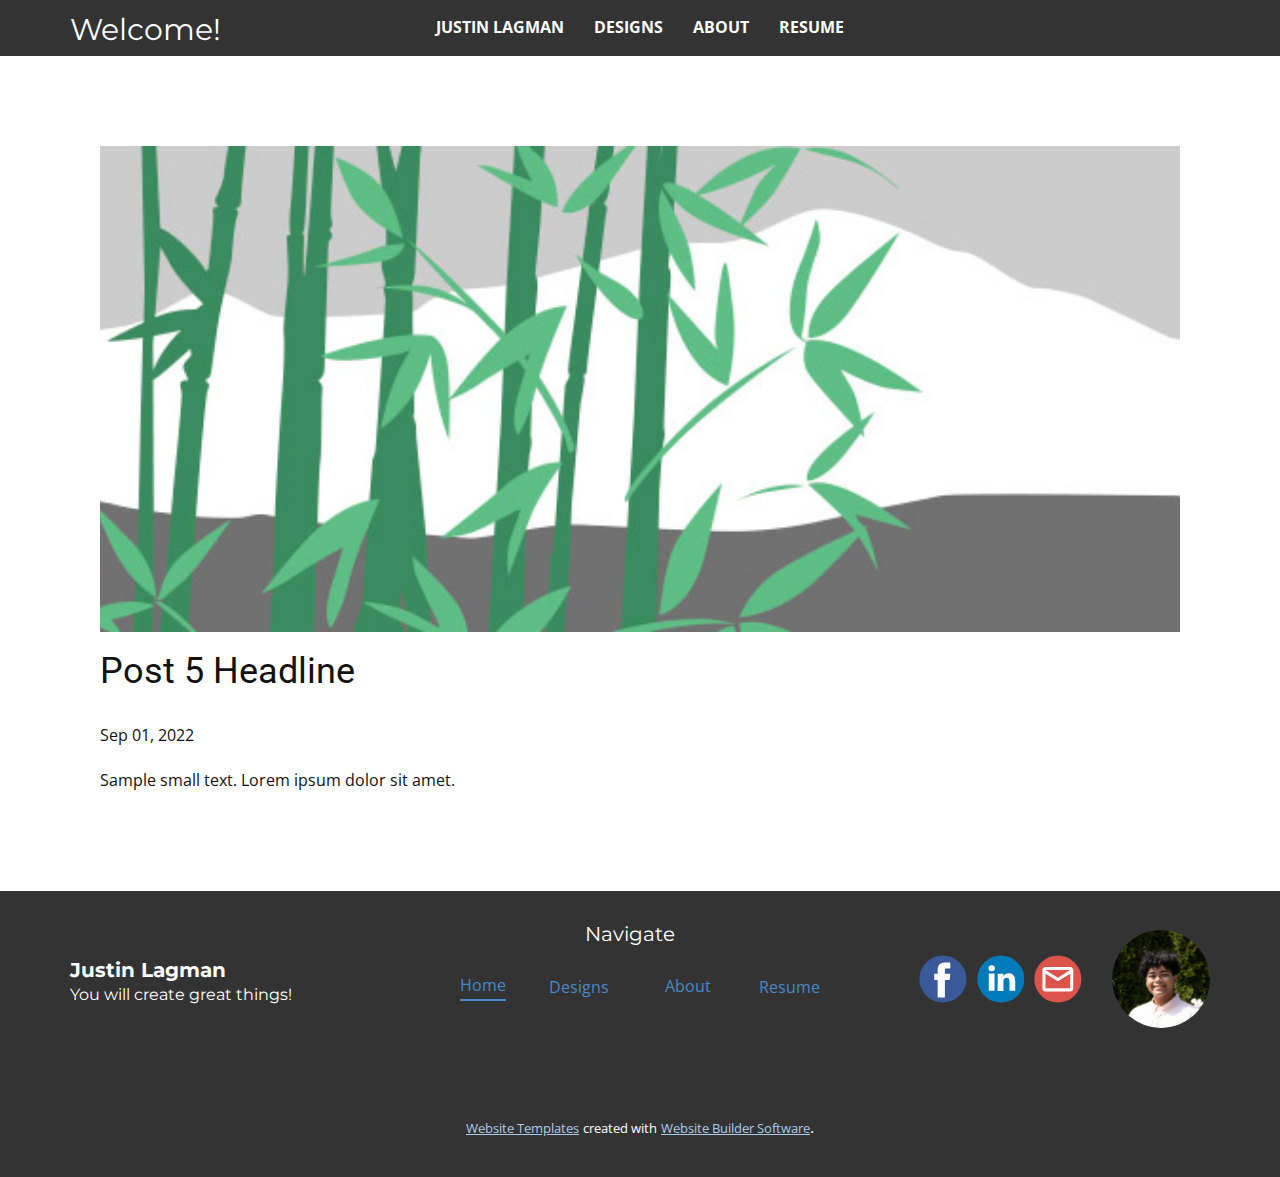
<file: blog/post-4.html>
<!doctype html>
<html style="font-size: 16px;" lang="en"><head>
    <meta name="viewport" content="width=device-width, initial-scale=1.0">
    <meta charset="utf-8">
    <meta name="keywords" content="Post 1 Headline">
    <meta name="description" content="">
    <title>Post 5 Headline</title>
    <link rel="stylesheet" href="../nicepage.css" media="screen">
<link rel="stylesheet" href="../Post-Template.css" media="screen">
    <script class="u-script" type="text/javascript" src="../jquery.js" "="" defer=""></script>
    <script class="u-script" type="text/javascript" src="../nicepage.js" "="" defer=""></script>
    <meta name="generator" content="Nicepage 4.17.10, nicepage.com">
    <link id="u-theme-google-font" rel="stylesheet" href="https://fonts.googleapis.com/css?family=Roboto:100,100i,300,300i,400,400i,500,500i,700,700i,900,900i|Open+Sans:300,300i,400,400i,500,500i,600,600i,700,700i,800,800i">
    <link id="u-page-google-font" rel="stylesheet" href="https://fonts.googleapis.com/css?family=Montserrat:100,100i,200,200i,300,300i,400,400i,500,500i,600,600i,700,700i,800,800i,900,900i">
    
    
    <script type="application/ld+json">{
		"@context": "http://schema.org",
		"@type": "Organization",
		"name": "",
		"sameAs": [
				"https://www.linkedin.com/in/justin-lagman-a50242208",
				"mailto:lagmanj46@gmail.com"
		]
}</script>
    <meta name="theme-color" content="#478ac9">
  </head>
  <body class="u-body u-xl-mode" data-lang="en"><header class="u-clearfix u-grey-80 u-header u-header" id="sec-4971"><div class="u-clearfix u-sheet u-sheet-1">
        <nav class="u-menu u-menu-one-level u-offcanvas u-menu-1">
          <div class="menu-collapse" style="font-size: 1rem; letter-spacing: 0px; font-weight: 700; text-transform: uppercase;">
            <a class="u-button-style u-custom-active-border-color u-custom-active-color u-custom-border u-custom-border-color u-custom-borders u-custom-hover-border-color u-custom-hover-color u-custom-left-right-menu-spacing u-custom-padding-bottom u-custom-text-active-color u-custom-text-color u-custom-text-hover-color u-custom-top-bottom-menu-spacing u-nav-link u-text-active-palette-1-base u-text-hover-palette-2-base" href="#">
              <svg class="u-svg-link" viewBox="0 0 24 24"><use xmlns:xlink="http://www.w3.org/1999/xlink" xlink:href="#menu-hamburger"></use></svg>
              <svg class="u-svg-content" version="1.1" id="menu-hamburger" viewBox="0 0 16 16" x="0px" y="0px" xmlns:xlink="http://www.w3.org/1999/xlink" xmlns="http://www.w3.org/2000/svg"><g><rect y="1" width="16" height="2"></rect><rect y="7" width="16" height="2"></rect><rect y="13" width="16" height="2"></rect>
</g></svg>
            </a>
          </div>
          <div class="u-custom-menu u-nav-container">
            <ul class="u-nav u-spacing-30 u-unstyled u-nav-1"><li class="u-nav-item"><a class="u-border-2 u-border-active-palette-1-base u-border-hover-palette-1-base u-border-no-left u-border-no-right u-border-no-top u-button-style u-nav-link u-text-active-palette-1-base u-text-hover-palette-5-light-2" href="../Justin-Lagman.html" style="padding: 10px 0px;">Justin Lagman</a>
</li><li class="u-nav-item"><a class="u-border-2 u-border-active-palette-1-base u-border-hover-palette-1-base u-border-no-left u-border-no-right u-border-no-top u-button-style u-nav-link u-text-active-palette-1-base u-text-hover-palette-5-light-2" href="../Designs.html" style="padding: 10px 0px;">Designs</a>
</li><li class="u-nav-item"><a class="u-border-2 u-border-active-palette-1-base u-border-hover-palette-1-base u-border-no-left u-border-no-right u-border-no-top u-button-style u-nav-link u-text-active-palette-1-base u-text-hover-palette-5-light-2" href="../About.html" style="padding: 10px 0px;">About</a>
</li><li class="u-nav-item"><a class="u-border-2 u-border-active-palette-1-base u-border-hover-palette-1-base u-border-no-left u-border-no-right u-border-no-top u-button-style u-nav-link u-text-active-palette-1-base u-text-hover-palette-5-light-2" href="https://drive.google.com/file/d/1yN-1Zl8XUMjilQk52ewPSqM_8qWFOoyY/view?usp=sharing" style="padding: 10px 0px;">Resume</a>
</li></ul>
          </div>
          <div class="u-custom-menu u-nav-container-collapse">
            <div class="u-black u-container-style u-inner-container-layout u-opacity u-opacity-95 u-sidenav">
              <div class="u-inner-container-layout u-sidenav-overflow">
                <div class="u-menu-close"></div>
                <ul class="u-align-center u-nav u-popupmenu-items u-unstyled u-nav-2"><li class="u-nav-item"><a class="u-button-style u-nav-link" href="../Justin-Lagman.html">Justin Lagman</a>
</li><li class="u-nav-item"><a class="u-button-style u-nav-link" href="../Designs.html">Designs</a>
</li><li class="u-nav-item"><a class="u-button-style u-nav-link" href="../About.html">About</a>
</li><li class="u-nav-item"><a class="u-button-style u-nav-link" href="https://drive.google.com/file/d/1yN-1Zl8XUMjilQk52ewPSqM_8qWFOoyY/view?usp=sharing">Resume</a>
</li></ul>
              </div>
            </div>
            <div class="u-black u-menu-overlay u-opacity u-opacity-70"></div>
          </div>
        </nav>
        <h3 class="u-custom-font u-font-montserrat u-text u-text-default u-text-1">Welcome!</h3>
      </div></header>
    <section class="u-align-center u-clearfix u-section-1" id="sec-bc24">
      <div class="u-clearfix u-sheet u-valign-middle-md u-valign-middle-sm u-valign-middle-xs u-sheet-1"><!--post_details--><!--post_details_options_json--><!--{"source":""}--><!--/post_details_options_json--><!--blog_post-->
        <div class="u-container-style u-expanded-width u-post-details u-post-details-1">
          <div class="u-container-layout u-valign-middle u-container-layout-1"><!--blog_post_image-->
            <img alt="" class="u-blog-control u-expanded-width u-image u-image-default u-image-1" src="../images/68f64b9d.jpeg"><!--/blog_post_image--><!--blog_post_header-->
            <h2 class="u-blog-control u-text u-text-1">Post 5 Headline</h2><!--/blog_post_header--><!--blog_post_metadata-->
            <div class="u-blog-control u-metadata u-metadata-1"><!--blog_post_metadata_date-->
              <span class="u-meta-date u-meta-icon">Sep 01, 2022</span><!--/blog_post_metadata_date--><!--blog_post_metadata_category-->
              <!--/blog_post_metadata_category--><!--blog_post_metadata_comments-->
              <!--/blog_post_metadata_comments-->
            </div><!--/blog_post_metadata--><!--blog_post_content-->
            <div class="u-align-justify u-blog-control u-post-content u-text u-text-2 fr-view">
  Sample small text. Lorem ipsum dolor sit amet.
  </div><!--/blog_post_content-->
          </div>
        </div><!--/blog_post--><!--/post_details-->
      </div>
    </section>
    
    
    <footer class="u-clearfix u-footer u-grey-80" id="sec-e6f2"><div class="u-clearfix u-sheet u-sheet-1">
        <div class="u-clearfix u-expanded-width u-gutter-30 u-layout-wrap u-layout-wrap-1">
          <div class="u-gutter-0 u-layout">
            <div class="u-layout-row">
              <div class="u-align-left u-container-style u-layout-cell u-left-cell u-size-20 u-layout-cell-1">
                <div class="u-container-layout u-valign-middle u-container-layout-1"><!--position-->
                  <div data-position="" class="u-position u-position-1"><!--block-->
                    <div class="u-block">
                      <div class="u-block-container u-clearfix"><!--block_header-->
                        <h5 class="u-block-header u-custom-font u-font-montserrat u-text u-text-1"><!--block_header_content-->Justin Lagman<!--/block_header_content--></h5><!--/block_header--><!--block_content-->
                        <div class="u-block-content u-custom-font u-font-montserrat u-text"><!--block_content_content-->You will create great things!<!--/block_content_content--></div><!--/block_content-->
                      </div>
                    </div><!--/block-->
                  </div><!--/position-->
                </div>
              </div>
              <div class="u-align-center u-container-style u-layout-cell u-size-20 u-layout-cell-2">
                <div class="u-container-layout u-container-layout-2">
                  <p class="u-custom-font u-font-montserrat u-text u-text-3">Navigate<br>
                  </p>
                  <a href="https://nicepage.com/c/shapes-website-templates" class="u-active-none u-border-2 u-border-active-palette-2-dark-1 u-border-hover-palette-2-base u-border-palette-1-base u-btn u-button-style u-hover-none u-none u-text-hover-palette-2-base u-text-palette-1-base u-btn-1">Home</a>
                  <a href="../Designs.html" data-page-id="14115886" class="u-border-1 u-border-active-palette-2-base u-border-hover-palette-1-base u-btn u-button-style u-none u-text-palette-1-base u-btn-2">Designs</a>
                  <a href="../About.html" data-page-id="43297593" class="u-border-1 u-border-active-palette-2-base u-border-hover-palette-1-base u-btn u-button-style u-none u-text-palette-1-base u-btn-3">About</a>
                  <a href="https://nicepage.com/website-builder" class="u-border-1 u-border-active-palette-2-base u-border-hover-palette-1-base u-btn u-button-style u-none u-text-palette-1-base u-btn-4">Resume</a>
                </div>
              </div>
              <div class="u-align-right u-container-style u-layout-cell u-right-cell u-size-20 u-layout-cell-3">
                <div class="u-container-layout u-container-layout-3">
                  <div class="u-social-icons u-spacing-10 u-social-icons-1">
                    <a class="u-social-url" title="facebook" target="_blank" href=""><span class="u-icon u-social-facebook u-social-icon u-icon-1"><svg class="u-svg-link" preserveAspectRatio="xMidYMin slice" viewBox="0 0 112 112" style=""><use xmlns:xlink="http://www.w3.org/1999/xlink" xlink:href="#svg-3cac"></use></svg><svg class="u-svg-content" viewBox="0 0 112 112" x="0" y="0" id="svg-3cac"><circle fill="currentColor" cx="56.1" cy="56.1" r="55"></circle><path fill="#FFFFFF" d="M73.5,31.6h-9.1c-1.4,0-3.6,0.8-3.6,3.9v8.5h12.6L72,58.3H60.8v40.8H43.9V58.3h-8V43.9h8v-9.2
            c0-6.7,3.1-17,17-17h12.5v13.9H73.5z"></path></svg></span>
                    </a>
                    <a class="u-social-url" title="linkedin" target="_blank" href="https://www.linkedin.com/in/justin-lagman-a50242208"><span class="u-icon u-social-icon u-social-linkedin u-icon-2"><svg class="u-svg-link" preserveAspectRatio="xMidYMin slice" viewBox="0 0 112 112" style=""><use xmlns:xlink="http://www.w3.org/1999/xlink" xlink:href="#svg-db4b"></use></svg><svg class="u-svg-content" viewBox="0 0 112 112" x="0" y="0" id="svg-db4b"><circle fill="currentColor" cx="56.1" cy="56.1" r="55"></circle><path fill="#FFFFFF" d="M41.3,83.7H27.9V43.4h13.4V83.7z M34.6,37.9L34.6,37.9c-4.6,0-7.5-3.1-7.5-7c0-4,3-7,7.6-7s7.4,3,7.5,7
            C42.2,34.8,39.2,37.9,34.6,37.9z M89.6,83.7H76.2V62.2c0-5.4-1.9-9.1-6.8-9.1c-3.7,0-5.9,2.5-6.9,4.9c-0.4,0.9-0.4,2.1-0.4,3.3v22.5
            H48.7c0,0,0.2-36.5,0-40.3h13.4v5.7c1.8-2.7,5-6.7,12.1-6.7c8.8,0,15.4,5.8,15.4,18.1V83.7z"></path></svg></span>
                    </a>
                    <a class="u-social-url" target="_blank" data-type="Email" title="Email" href="../mailto:lagmanj46@gmail.com"><span class="u-icon u-social-email u-social-icon u-icon-3"><svg class="u-svg-link" preserveAspectRatio="xMidYMin slice" viewBox="0 0 112 112" style=""><use xmlns:xlink="http://www.w3.org/1999/xlink" xlink:href="#svg-08fe"></use></svg><svg class="u-svg-content" viewBox="0 0 112 112" x="0" y="0" id="svg-08fe"><circle fill="currentColor" cx="56.1" cy="56.1" r="55"></circle><path id="path3864" fill="#FFFFFF" d="M27.2,28h57.6c4,0,7.2,3.2,7.2,7.2l0,0v42.7c0,3.9-3.2,7.2-7.2,7.2l0,0H27.2
	c-4,0-7.2-3.2-7.2-7.2V35.2C20,31.1,23.2,28,27.2,28 M56,52.9l28.8-17.8H27.2L56,52.9 M27.2,77.7h57.6V43.5L56,61.3L27.2,43.5V77.7z
	"></path></svg></span>
                    </a>
                  </div>
                  <img class="u-image u-image-circle u-image-contain u-preserve-proportions u-image-1" src="../images/JustinHeadshot-modified-min.png" alt="" data-image-width="1920" data-image-height="1920">
                </div>
              </div>
            </div>
          </div>
        </div>
      </div></footer>
    <section class="u-backlink u-clearfix u-grey-80">
      <a class="u-link" href="https://nicepage.com/website-templates" target="_blank">
        <span>Website Templates</span>
      </a>
      <p class="u-text">
        <span>created with</span>
      </p>
      <a class="u-link" href="" target="_blank">
        <span>Website Builder Software</span>
      </a>. 
    </section>
  
</body></html>
</file>
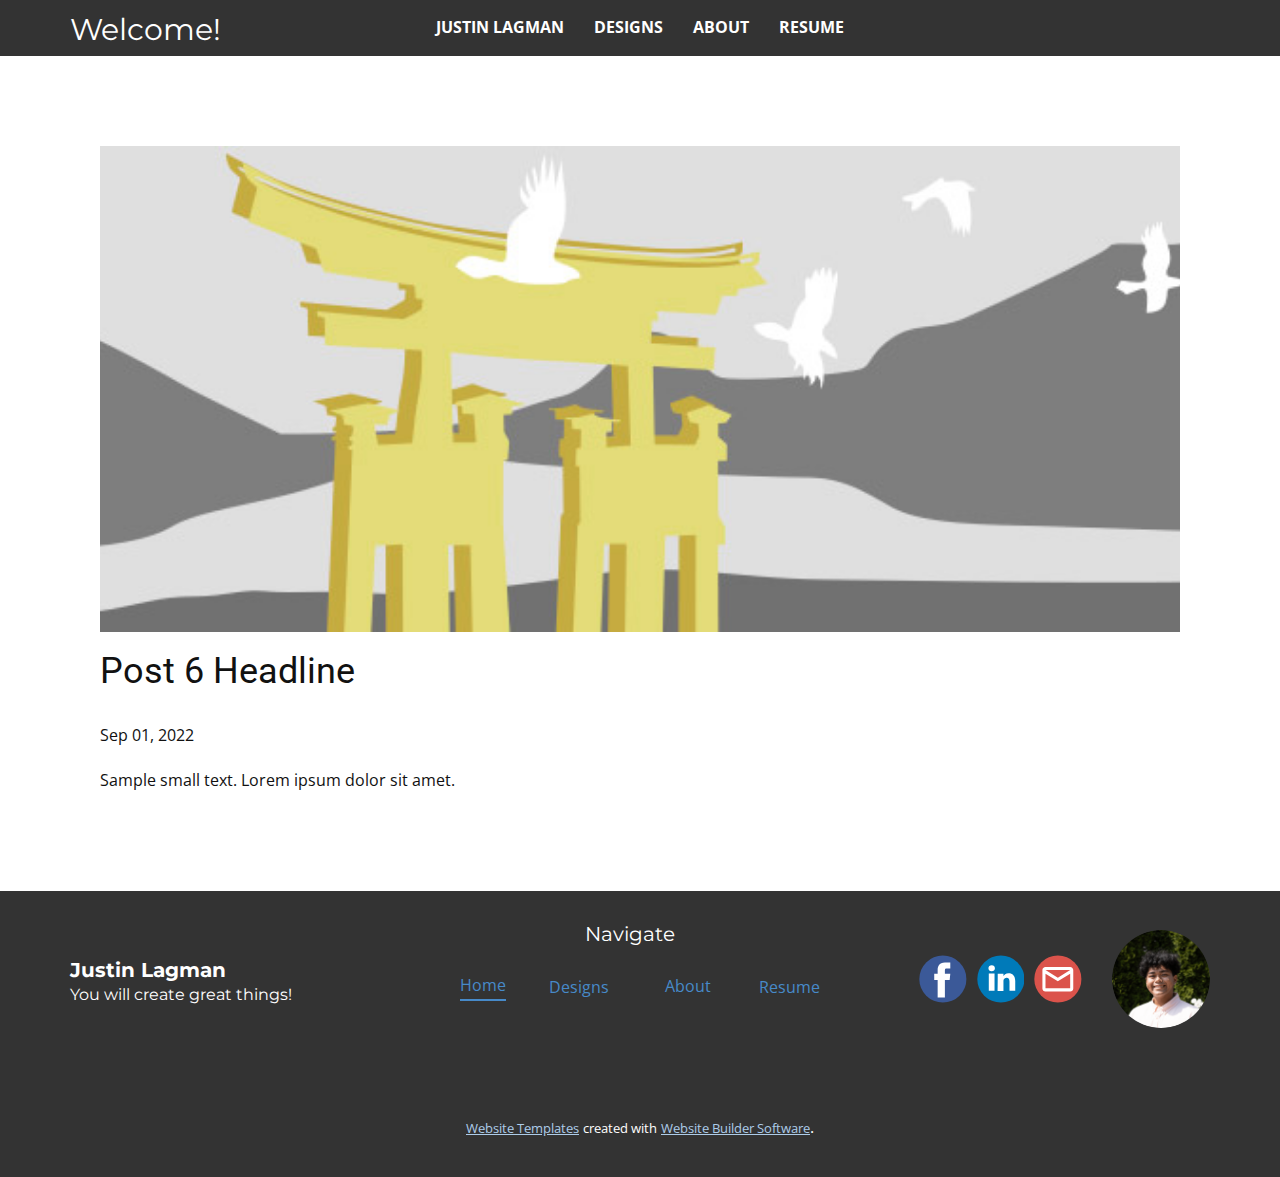
<file: blog/post-5.html>
<!doctype html>
<html style="font-size: 16px;" lang="en"><head>
    <meta name="viewport" content="width=device-width, initial-scale=1.0">
    <meta charset="utf-8">
    <meta name="keywords" content="Post 1 Headline">
    <meta name="description" content="">
    <title>Post 6 Headline</title>
    <link rel="stylesheet" href="../nicepage.css" media="screen">
<link rel="stylesheet" href="../Post-Template.css" media="screen">
    <script class="u-script" type="text/javascript" src="../jquery.js" "="" defer=""></script>
    <script class="u-script" type="text/javascript" src="../nicepage.js" "="" defer=""></script>
    <meta name="generator" content="Nicepage 4.17.10, nicepage.com">
    <link id="u-theme-google-font" rel="stylesheet" href="https://fonts.googleapis.com/css?family=Roboto:100,100i,300,300i,400,400i,500,500i,700,700i,900,900i|Open+Sans:300,300i,400,400i,500,500i,600,600i,700,700i,800,800i">
    <link id="u-page-google-font" rel="stylesheet" href="https://fonts.googleapis.com/css?family=Montserrat:100,100i,200,200i,300,300i,400,400i,500,500i,600,600i,700,700i,800,800i,900,900i">
    
    
    <script type="application/ld+json">{
		"@context": "http://schema.org",
		"@type": "Organization",
		"name": "",
		"sameAs": [
				"https://www.linkedin.com/in/justin-lagman-a50242208",
				"mailto:lagmanj46@gmail.com"
		]
}</script>
    <meta name="theme-color" content="#478ac9">
  </head>
  <body class="u-body u-xl-mode" data-lang="en"><header class="u-clearfix u-grey-80 u-header u-header" id="sec-4971"><div class="u-clearfix u-sheet u-sheet-1">
        <nav class="u-menu u-menu-one-level u-offcanvas u-menu-1">
          <div class="menu-collapse" style="font-size: 1rem; letter-spacing: 0px; font-weight: 700; text-transform: uppercase;">
            <a class="u-button-style u-custom-active-border-color u-custom-active-color u-custom-border u-custom-border-color u-custom-borders u-custom-hover-border-color u-custom-hover-color u-custom-left-right-menu-spacing u-custom-padding-bottom u-custom-text-active-color u-custom-text-color u-custom-text-hover-color u-custom-top-bottom-menu-spacing u-nav-link u-text-active-palette-1-base u-text-hover-palette-2-base" href="#">
              <svg class="u-svg-link" viewBox="0 0 24 24"><use xmlns:xlink="http://www.w3.org/1999/xlink" xlink:href="#menu-hamburger"></use></svg>
              <svg class="u-svg-content" version="1.1" id="menu-hamburger" viewBox="0 0 16 16" x="0px" y="0px" xmlns:xlink="http://www.w3.org/1999/xlink" xmlns="http://www.w3.org/2000/svg"><g><rect y="1" width="16" height="2"></rect><rect y="7" width="16" height="2"></rect><rect y="13" width="16" height="2"></rect>
</g></svg>
            </a>
          </div>
          <div class="u-custom-menu u-nav-container">
            <ul class="u-nav u-spacing-30 u-unstyled u-nav-1"><li class="u-nav-item"><a class="u-border-2 u-border-active-palette-1-base u-border-hover-palette-1-base u-border-no-left u-border-no-right u-border-no-top u-button-style u-nav-link u-text-active-palette-1-base u-text-hover-palette-5-light-2" href="../Justin-Lagman.html" style="padding: 10px 0px;">Justin Lagman</a>
</li><li class="u-nav-item"><a class="u-border-2 u-border-active-palette-1-base u-border-hover-palette-1-base u-border-no-left u-border-no-right u-border-no-top u-button-style u-nav-link u-text-active-palette-1-base u-text-hover-palette-5-light-2" href="../Designs.html" style="padding: 10px 0px;">Designs</a>
</li><li class="u-nav-item"><a class="u-border-2 u-border-active-palette-1-base u-border-hover-palette-1-base u-border-no-left u-border-no-right u-border-no-top u-button-style u-nav-link u-text-active-palette-1-base u-text-hover-palette-5-light-2" href="../About.html" style="padding: 10px 0px;">About</a>
</li><li class="u-nav-item"><a class="u-border-2 u-border-active-palette-1-base u-border-hover-palette-1-base u-border-no-left u-border-no-right u-border-no-top u-button-style u-nav-link u-text-active-palette-1-base u-text-hover-palette-5-light-2" href="https://drive.google.com/file/d/1yN-1Zl8XUMjilQk52ewPSqM_8qWFOoyY/view?usp=sharing" style="padding: 10px 0px;">Resume</a>
</li></ul>
          </div>
          <div class="u-custom-menu u-nav-container-collapse">
            <div class="u-black u-container-style u-inner-container-layout u-opacity u-opacity-95 u-sidenav">
              <div class="u-inner-container-layout u-sidenav-overflow">
                <div class="u-menu-close"></div>
                <ul class="u-align-center u-nav u-popupmenu-items u-unstyled u-nav-2"><li class="u-nav-item"><a class="u-button-style u-nav-link" href="../Justin-Lagman.html">Justin Lagman</a>
</li><li class="u-nav-item"><a class="u-button-style u-nav-link" href="../Designs.html">Designs</a>
</li><li class="u-nav-item"><a class="u-button-style u-nav-link" href="../About.html">About</a>
</li><li class="u-nav-item"><a class="u-button-style u-nav-link" href="https://drive.google.com/file/d/1yN-1Zl8XUMjilQk52ewPSqM_8qWFOoyY/view?usp=sharing">Resume</a>
</li></ul>
              </div>
            </div>
            <div class="u-black u-menu-overlay u-opacity u-opacity-70"></div>
          </div>
        </nav>
        <h3 class="u-custom-font u-font-montserrat u-text u-text-default u-text-1">Welcome!</h3>
      </div></header>
    <section class="u-align-center u-clearfix u-section-1" id="sec-bc24">
      <div class="u-clearfix u-sheet u-valign-middle-md u-valign-middle-sm u-valign-middle-xs u-sheet-1"><!--post_details--><!--post_details_options_json--><!--{"source":""}--><!--/post_details_options_json--><!--blog_post-->
        <div class="u-container-style u-expanded-width u-post-details u-post-details-1">
          <div class="u-container-layout u-valign-middle u-container-layout-1"><!--blog_post_image-->
            <img alt="" class="u-blog-control u-expanded-width u-image u-image-default u-image-1" src="../images/8ad73f3c.jpeg"><!--/blog_post_image--><!--blog_post_header-->
            <h2 class="u-blog-control u-text u-text-1">Post 6 Headline</h2><!--/blog_post_header--><!--blog_post_metadata-->
            <div class="u-blog-control u-metadata u-metadata-1"><!--blog_post_metadata_date-->
              <span class="u-meta-date u-meta-icon">Sep 01, 2022</span><!--/blog_post_metadata_date--><!--blog_post_metadata_category-->
              <!--/blog_post_metadata_category--><!--blog_post_metadata_comments-->
              <!--/blog_post_metadata_comments-->
            </div><!--/blog_post_metadata--><!--blog_post_content-->
            <div class="u-align-justify u-blog-control u-post-content u-text u-text-2 fr-view">
  Sample small text. Lorem ipsum dolor sit amet.
  </div><!--/blog_post_content-->
          </div>
        </div><!--/blog_post--><!--/post_details-->
      </div>
    </section>
    
    
    <footer class="u-clearfix u-footer u-grey-80" id="sec-e6f2"><div class="u-clearfix u-sheet u-sheet-1">
        <div class="u-clearfix u-expanded-width u-gutter-30 u-layout-wrap u-layout-wrap-1">
          <div class="u-gutter-0 u-layout">
            <div class="u-layout-row">
              <div class="u-align-left u-container-style u-layout-cell u-left-cell u-size-20 u-layout-cell-1">
                <div class="u-container-layout u-valign-middle u-container-layout-1"><!--position-->
                  <div data-position="" class="u-position u-position-1"><!--block-->
                    <div class="u-block">
                      <div class="u-block-container u-clearfix"><!--block_header-->
                        <h5 class="u-block-header u-custom-font u-font-montserrat u-text u-text-1"><!--block_header_content-->Justin Lagman<!--/block_header_content--></h5><!--/block_header--><!--block_content-->
                        <div class="u-block-content u-custom-font u-font-montserrat u-text"><!--block_content_content-->You will create great things!<!--/block_content_content--></div><!--/block_content-->
                      </div>
                    </div><!--/block-->
                  </div><!--/position-->
                </div>
              </div>
              <div class="u-align-center u-container-style u-layout-cell u-size-20 u-layout-cell-2">
                <div class="u-container-layout u-container-layout-2">
                  <p class="u-custom-font u-font-montserrat u-text u-text-3">Navigate<br>
                  </p>
                  <a href="https://nicepage.com/c/shapes-website-templates" class="u-active-none u-border-2 u-border-active-palette-2-dark-1 u-border-hover-palette-2-base u-border-palette-1-base u-btn u-button-style u-hover-none u-none u-text-hover-palette-2-base u-text-palette-1-base u-btn-1">Home</a>
                  <a href="../Designs.html" data-page-id="14115886" class="u-border-1 u-border-active-palette-2-base u-border-hover-palette-1-base u-btn u-button-style u-none u-text-palette-1-base u-btn-2">Designs</a>
                  <a href="../About.html" data-page-id="43297593" class="u-border-1 u-border-active-palette-2-base u-border-hover-palette-1-base u-btn u-button-style u-none u-text-palette-1-base u-btn-3">About</a>
                  <a href="https://nicepage.com/website-builder" class="u-border-1 u-border-active-palette-2-base u-border-hover-palette-1-base u-btn u-button-style u-none u-text-palette-1-base u-btn-4">Resume</a>
                </div>
              </div>
              <div class="u-align-right u-container-style u-layout-cell u-right-cell u-size-20 u-layout-cell-3">
                <div class="u-container-layout u-container-layout-3">
                  <div class="u-social-icons u-spacing-10 u-social-icons-1">
                    <a class="u-social-url" title="facebook" target="_blank" href=""><span class="u-icon u-social-facebook u-social-icon u-icon-1"><svg class="u-svg-link" preserveAspectRatio="xMidYMin slice" viewBox="0 0 112 112" style=""><use xmlns:xlink="http://www.w3.org/1999/xlink" xlink:href="#svg-3cac"></use></svg><svg class="u-svg-content" viewBox="0 0 112 112" x="0" y="0" id="svg-3cac"><circle fill="currentColor" cx="56.1" cy="56.1" r="55"></circle><path fill="#FFFFFF" d="M73.5,31.6h-9.1c-1.4,0-3.6,0.8-3.6,3.9v8.5h12.6L72,58.3H60.8v40.8H43.9V58.3h-8V43.9h8v-9.2
            c0-6.7,3.1-17,17-17h12.5v13.9H73.5z"></path></svg></span>
                    </a>
                    <a class="u-social-url" title="linkedin" target="_blank" href="https://www.linkedin.com/in/justin-lagman-a50242208"><span class="u-icon u-social-icon u-social-linkedin u-icon-2"><svg class="u-svg-link" preserveAspectRatio="xMidYMin slice" viewBox="0 0 112 112" style=""><use xmlns:xlink="http://www.w3.org/1999/xlink" xlink:href="#svg-db4b"></use></svg><svg class="u-svg-content" viewBox="0 0 112 112" x="0" y="0" id="svg-db4b"><circle fill="currentColor" cx="56.1" cy="56.1" r="55"></circle><path fill="#FFFFFF" d="M41.3,83.7H27.9V43.4h13.4V83.7z M34.6,37.9L34.6,37.9c-4.6,0-7.5-3.1-7.5-7c0-4,3-7,7.6-7s7.4,3,7.5,7
            C42.2,34.8,39.2,37.9,34.6,37.9z M89.6,83.7H76.2V62.2c0-5.4-1.9-9.1-6.8-9.1c-3.7,0-5.9,2.5-6.9,4.9c-0.4,0.9-0.4,2.1-0.4,3.3v22.5
            H48.7c0,0,0.2-36.5,0-40.3h13.4v5.7c1.8-2.7,5-6.7,12.1-6.7c8.8,0,15.4,5.8,15.4,18.1V83.7z"></path></svg></span>
                    </a>
                    <a class="u-social-url" target="_blank" data-type="Email" title="Email" href="../mailto:lagmanj46@gmail.com"><span class="u-icon u-social-email u-social-icon u-icon-3"><svg class="u-svg-link" preserveAspectRatio="xMidYMin slice" viewBox="0 0 112 112" style=""><use xmlns:xlink="http://www.w3.org/1999/xlink" xlink:href="#svg-08fe"></use></svg><svg class="u-svg-content" viewBox="0 0 112 112" x="0" y="0" id="svg-08fe"><circle fill="currentColor" cx="56.1" cy="56.1" r="55"></circle><path id="path3864" fill="#FFFFFF" d="M27.2,28h57.6c4,0,7.2,3.2,7.2,7.2l0,0v42.7c0,3.9-3.2,7.2-7.2,7.2l0,0H27.2
	c-4,0-7.2-3.2-7.2-7.2V35.2C20,31.1,23.2,28,27.2,28 M56,52.9l28.8-17.8H27.2L56,52.9 M27.2,77.7h57.6V43.5L56,61.3L27.2,43.5V77.7z
	"></path></svg></span>
                    </a>
                  </div>
                  <img class="u-image u-image-circle u-image-contain u-preserve-proportions u-image-1" src="../images/JustinHeadshot-modified-min.png" alt="" data-image-width="1920" data-image-height="1920">
                </div>
              </div>
            </div>
          </div>
        </div>
      </div></footer>
    <section class="u-backlink u-clearfix u-grey-80">
      <a class="u-link" href="https://nicepage.com/website-templates" target="_blank">
        <span>Website Templates</span>
      </a>
      <p class="u-text">
        <span>created with</span>
      </p>
      <a class="u-link" href="" target="_blank">
        <span>Website Builder Software</span>
      </a>. 
    </section>
  
</body></html>
</file>
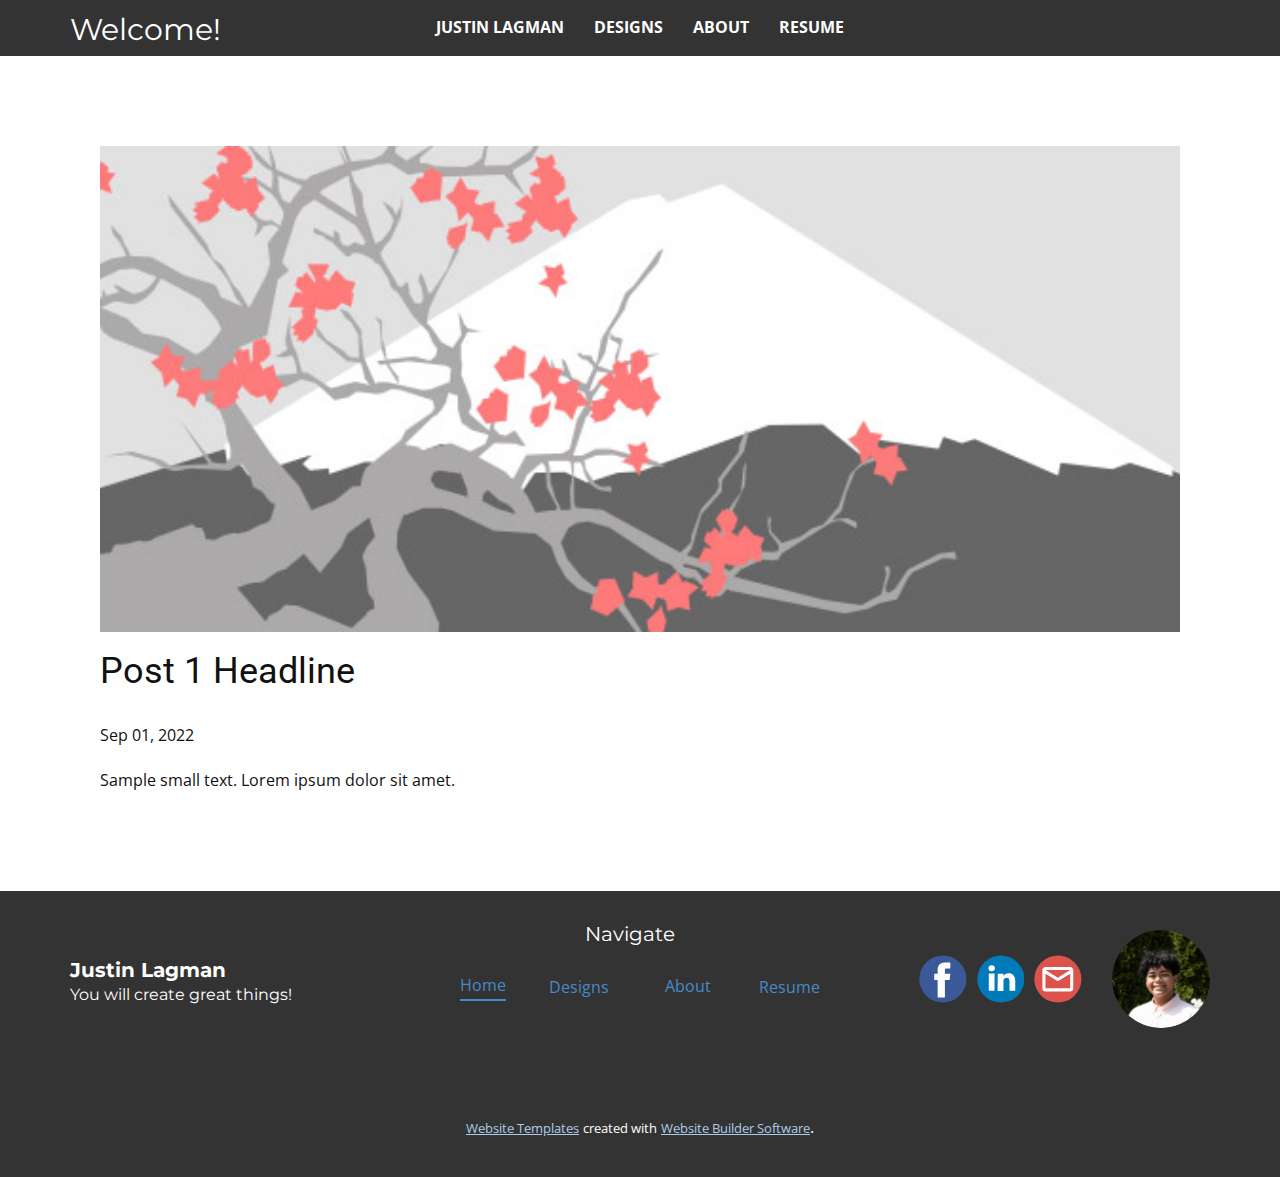
<file: blog/post.html>
<!doctype html>
<html style="font-size: 16px;" lang="en"><head>
    <meta name="viewport" content="width=device-width, initial-scale=1.0">
    <meta charset="utf-8">
    <meta name="keywords" content="Post 1 Headline">
    <meta name="description" content="">
    <title>Post 1 Headline</title>
    <link rel="stylesheet" href="../nicepage.css" media="screen">
<link rel="stylesheet" href="../Post-Template.css" media="screen">
    <script class="u-script" type="text/javascript" src="../jquery.js" "="" defer=""></script>
    <script class="u-script" type="text/javascript" src="../nicepage.js" "="" defer=""></script>
    <meta name="generator" content="Nicepage 4.17.10, nicepage.com">
    <link id="u-theme-google-font" rel="stylesheet" href="https://fonts.googleapis.com/css?family=Roboto:100,100i,300,300i,400,400i,500,500i,700,700i,900,900i|Open+Sans:300,300i,400,400i,500,500i,600,600i,700,700i,800,800i">
    <link id="u-page-google-font" rel="stylesheet" href="https://fonts.googleapis.com/css?family=Montserrat:100,100i,200,200i,300,300i,400,400i,500,500i,600,600i,700,700i,800,800i,900,900i">
    
    
    <script type="application/ld+json">{
		"@context": "http://schema.org",
		"@type": "Organization",
		"name": "",
		"sameAs": [
				"https://www.linkedin.com/in/justin-lagman-a50242208",
				"mailto:lagmanj46@gmail.com"
		]
}</script>
    <meta name="theme-color" content="#478ac9">
  </head>
  <body class="u-body u-xl-mode" data-lang="en"><header class="u-clearfix u-grey-80 u-header u-header" id="sec-4971"><div class="u-clearfix u-sheet u-sheet-1">
        <nav class="u-menu u-menu-one-level u-offcanvas u-menu-1">
          <div class="menu-collapse" style="font-size: 1rem; letter-spacing: 0px; font-weight: 700; text-transform: uppercase;">
            <a class="u-button-style u-custom-active-border-color u-custom-active-color u-custom-border u-custom-border-color u-custom-borders u-custom-hover-border-color u-custom-hover-color u-custom-left-right-menu-spacing u-custom-padding-bottom u-custom-text-active-color u-custom-text-color u-custom-text-hover-color u-custom-top-bottom-menu-spacing u-nav-link u-text-active-palette-1-base u-text-hover-palette-2-base" href="#">
              <svg class="u-svg-link" viewBox="0 0 24 24"><use xmlns:xlink="http://www.w3.org/1999/xlink" xlink:href="#menu-hamburger"></use></svg>
              <svg class="u-svg-content" version="1.1" id="menu-hamburger" viewBox="0 0 16 16" x="0px" y="0px" xmlns:xlink="http://www.w3.org/1999/xlink" xmlns="http://www.w3.org/2000/svg"><g><rect y="1" width="16" height="2"></rect><rect y="7" width="16" height="2"></rect><rect y="13" width="16" height="2"></rect>
</g></svg>
            </a>
          </div>
          <div class="u-custom-menu u-nav-container">
            <ul class="u-nav u-spacing-30 u-unstyled u-nav-1"><li class="u-nav-item"><a class="u-border-2 u-border-active-palette-1-base u-border-hover-palette-1-base u-border-no-left u-border-no-right u-border-no-top u-button-style u-nav-link u-text-active-palette-1-base u-text-hover-palette-5-light-2" href="../Justin-Lagman.html" style="padding: 10px 0px;">Justin Lagman</a>
</li><li class="u-nav-item"><a class="u-border-2 u-border-active-palette-1-base u-border-hover-palette-1-base u-border-no-left u-border-no-right u-border-no-top u-button-style u-nav-link u-text-active-palette-1-base u-text-hover-palette-5-light-2" href="../Designs.html" style="padding: 10px 0px;">Designs</a>
</li><li class="u-nav-item"><a class="u-border-2 u-border-active-palette-1-base u-border-hover-palette-1-base u-border-no-left u-border-no-right u-border-no-top u-button-style u-nav-link u-text-active-palette-1-base u-text-hover-palette-5-light-2" href="../About.html" style="padding: 10px 0px;">About</a>
</li><li class="u-nav-item"><a class="u-border-2 u-border-active-palette-1-base u-border-hover-palette-1-base u-border-no-left u-border-no-right u-border-no-top u-button-style u-nav-link u-text-active-palette-1-base u-text-hover-palette-5-light-2" href="https://drive.google.com/file/d/1yN-1Zl8XUMjilQk52ewPSqM_8qWFOoyY/view?usp=sharing" style="padding: 10px 0px;">Resume</a>
</li></ul>
          </div>
          <div class="u-custom-menu u-nav-container-collapse">
            <div class="u-black u-container-style u-inner-container-layout u-opacity u-opacity-95 u-sidenav">
              <div class="u-inner-container-layout u-sidenav-overflow">
                <div class="u-menu-close"></div>
                <ul class="u-align-center u-nav u-popupmenu-items u-unstyled u-nav-2"><li class="u-nav-item"><a class="u-button-style u-nav-link" href="../Justin-Lagman.html">Justin Lagman</a>
</li><li class="u-nav-item"><a class="u-button-style u-nav-link" href="../Designs.html">Designs</a>
</li><li class="u-nav-item"><a class="u-button-style u-nav-link" href="../About.html">About</a>
</li><li class="u-nav-item"><a class="u-button-style u-nav-link" href="https://drive.google.com/file/d/1yN-1Zl8XUMjilQk52ewPSqM_8qWFOoyY/view?usp=sharing">Resume</a>
</li></ul>
              </div>
            </div>
            <div class="u-black u-menu-overlay u-opacity u-opacity-70"></div>
          </div>
        </nav>
        <h3 class="u-custom-font u-font-montserrat u-text u-text-default u-text-1">Welcome!</h3>
      </div></header>
    <section class="u-align-center u-clearfix u-section-1" id="sec-bc24">
      <div class="u-clearfix u-sheet u-valign-middle-md u-valign-middle-sm u-valign-middle-xs u-sheet-1"><!--post_details--><!--post_details_options_json--><!--{"source":""}--><!--/post_details_options_json--><!--blog_post-->
        <div class="u-container-style u-expanded-width u-post-details u-post-details-1">
          <div class="u-container-layout u-valign-middle u-container-layout-1"><!--blog_post_image-->
            <img alt="" class="u-blog-control u-expanded-width u-image u-image-default u-image-1" src="../images/0fd3416c.jpeg"><!--/blog_post_image--><!--blog_post_header-->
            <h2 class="u-blog-control u-text u-text-1">Post 1 Headline</h2><!--/blog_post_header--><!--blog_post_metadata-->
            <div class="u-blog-control u-metadata u-metadata-1"><!--blog_post_metadata_date-->
              <span class="u-meta-date u-meta-icon">Sep 01, 2022</span><!--/blog_post_metadata_date--><!--blog_post_metadata_category-->
              <!--/blog_post_metadata_category--><!--blog_post_metadata_comments-->
              <!--/blog_post_metadata_comments-->
            </div><!--/blog_post_metadata--><!--blog_post_content-->
            <div class="u-align-justify u-blog-control u-post-content u-text u-text-2 fr-view">
  Sample small text. Lorem ipsum dolor sit amet.
  </div><!--/blog_post_content-->
          </div>
        </div><!--/blog_post--><!--/post_details-->
      </div>
    </section>
    
    
    <footer class="u-clearfix u-footer u-grey-80" id="sec-e6f2"><div class="u-clearfix u-sheet u-sheet-1">
        <div class="u-clearfix u-expanded-width u-gutter-30 u-layout-wrap u-layout-wrap-1">
          <div class="u-gutter-0 u-layout">
            <div class="u-layout-row">
              <div class="u-align-left u-container-style u-layout-cell u-left-cell u-size-20 u-layout-cell-1">
                <div class="u-container-layout u-valign-middle u-container-layout-1"><!--position-->
                  <div data-position="" class="u-position u-position-1"><!--block-->
                    <div class="u-block">
                      <div class="u-block-container u-clearfix"><!--block_header-->
                        <h5 class="u-block-header u-custom-font u-font-montserrat u-text u-text-1"><!--block_header_content-->Justin Lagman<!--/block_header_content--></h5><!--/block_header--><!--block_content-->
                        <div class="u-block-content u-custom-font u-font-montserrat u-text"><!--block_content_content-->You will create great things!<!--/block_content_content--></div><!--/block_content-->
                      </div>
                    </div><!--/block-->
                  </div><!--/position-->
                </div>
              </div>
              <div class="u-align-center u-container-style u-layout-cell u-size-20 u-layout-cell-2">
                <div class="u-container-layout u-container-layout-2">
                  <p class="u-custom-font u-font-montserrat u-text u-text-3">Navigate<br>
                  </p>
                  <a href="https://nicepage.com/c/shapes-website-templates" class="u-active-none u-border-2 u-border-active-palette-2-dark-1 u-border-hover-palette-2-base u-border-palette-1-base u-btn u-button-style u-hover-none u-none u-text-hover-palette-2-base u-text-palette-1-base u-btn-1">Home</a>
                  <a href="../Designs.html" data-page-id="14115886" class="u-border-1 u-border-active-palette-2-base u-border-hover-palette-1-base u-btn u-button-style u-none u-text-palette-1-base u-btn-2">Designs</a>
                  <a href="../About.html" data-page-id="43297593" class="u-border-1 u-border-active-palette-2-base u-border-hover-palette-1-base u-btn u-button-style u-none u-text-palette-1-base u-btn-3">About</a>
                  <a href="https://nicepage.com/website-builder" class="u-border-1 u-border-active-palette-2-base u-border-hover-palette-1-base u-btn u-button-style u-none u-text-palette-1-base u-btn-4">Resume</a>
                </div>
              </div>
              <div class="u-align-right u-container-style u-layout-cell u-right-cell u-size-20 u-layout-cell-3">
                <div class="u-container-layout u-container-layout-3">
                  <div class="u-social-icons u-spacing-10 u-social-icons-1">
                    <a class="u-social-url" title="facebook" target="_blank" href=""><span class="u-icon u-social-facebook u-social-icon u-icon-1"><svg class="u-svg-link" preserveAspectRatio="xMidYMin slice" viewBox="0 0 112 112" style=""><use xmlns:xlink="http://www.w3.org/1999/xlink" xlink:href="#svg-3cac"></use></svg><svg class="u-svg-content" viewBox="0 0 112 112" x="0" y="0" id="svg-3cac"><circle fill="currentColor" cx="56.1" cy="56.1" r="55"></circle><path fill="#FFFFFF" d="M73.5,31.6h-9.1c-1.4,0-3.6,0.8-3.6,3.9v8.5h12.6L72,58.3H60.8v40.8H43.9V58.3h-8V43.9h8v-9.2
            c0-6.7,3.1-17,17-17h12.5v13.9H73.5z"></path></svg></span>
                    </a>
                    <a class="u-social-url" title="linkedin" target="_blank" href="https://www.linkedin.com/in/justin-lagman-a50242208"><span class="u-icon u-social-icon u-social-linkedin u-icon-2"><svg class="u-svg-link" preserveAspectRatio="xMidYMin slice" viewBox="0 0 112 112" style=""><use xmlns:xlink="http://www.w3.org/1999/xlink" xlink:href="#svg-db4b"></use></svg><svg class="u-svg-content" viewBox="0 0 112 112" x="0" y="0" id="svg-db4b"><circle fill="currentColor" cx="56.1" cy="56.1" r="55"></circle><path fill="#FFFFFF" d="M41.3,83.7H27.9V43.4h13.4V83.7z M34.6,37.9L34.6,37.9c-4.6,0-7.5-3.1-7.5-7c0-4,3-7,7.6-7s7.4,3,7.5,7
            C42.2,34.8,39.2,37.9,34.6,37.9z M89.6,83.7H76.2V62.2c0-5.4-1.9-9.1-6.8-9.1c-3.7,0-5.9,2.5-6.9,4.9c-0.4,0.9-0.4,2.1-0.4,3.3v22.5
            H48.7c0,0,0.2-36.5,0-40.3h13.4v5.7c1.8-2.7,5-6.7,12.1-6.7c8.8,0,15.4,5.8,15.4,18.1V83.7z"></path></svg></span>
                    </a>
                    <a class="u-social-url" target="_blank" data-type="Email" title="Email" href="../mailto:lagmanj46@gmail.com"><span class="u-icon u-social-email u-social-icon u-icon-3"><svg class="u-svg-link" preserveAspectRatio="xMidYMin slice" viewBox="0 0 112 112" style=""><use xmlns:xlink="http://www.w3.org/1999/xlink" xlink:href="#svg-08fe"></use></svg><svg class="u-svg-content" viewBox="0 0 112 112" x="0" y="0" id="svg-08fe"><circle fill="currentColor" cx="56.1" cy="56.1" r="55"></circle><path id="path3864" fill="#FFFFFF" d="M27.2,28h57.6c4,0,7.2,3.2,7.2,7.2l0,0v42.7c0,3.9-3.2,7.2-7.2,7.2l0,0H27.2
	c-4,0-7.2-3.2-7.2-7.2V35.2C20,31.1,23.2,28,27.2,28 M56,52.9l28.8-17.8H27.2L56,52.9 M27.2,77.7h57.6V43.5L56,61.3L27.2,43.5V77.7z
	"></path></svg></span>
                    </a>
                  </div>
                  <img class="u-image u-image-circle u-image-contain u-preserve-proportions u-image-1" src="../images/JustinHeadshot-modified-min.png" alt="" data-image-width="1920" data-image-height="1920">
                </div>
              </div>
            </div>
          </div>
        </div>
      </div></footer>
    <section class="u-backlink u-clearfix u-grey-80">
      <a class="u-link" href="https://nicepage.com/website-templates" target="_blank">
        <span>Website Templates</span>
      </a>
      <p class="u-text">
        <span>created with</span>
      </p>
      <a class="u-link" href="" target="_blank">
        <span>Website Builder Software</span>
      </a>. 
    </section>
  
</body></html>
</file>
